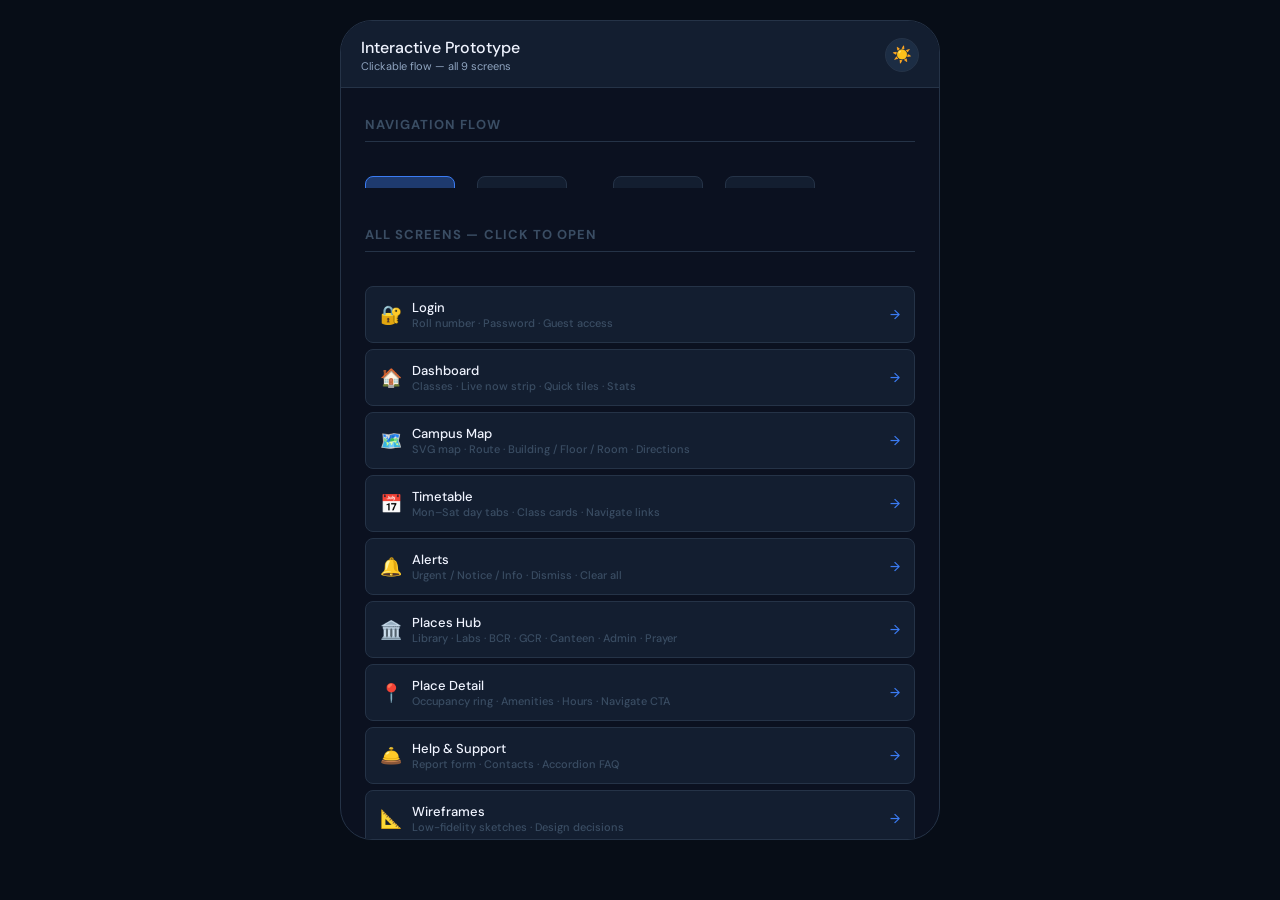
<file: index.html>
<!DOCTYPE html>
<html lang="en" data-theme="dark">
<head>
<meta charset="UTF-8">
<meta name="viewport" content="width=device-width, initial-scale=1.0">
<title>CampusNav — Prototype Flow</title>
<link rel="stylesheet" href="style.css">
<style>
  .proto-body { padding:28px 24px; }
  .section-title { font-size:13px; font-weight:700; letter-spacing:.08em; text-transform:uppercase; color:var(--white-faint); border-bottom:1px solid var(--navy-border); padding-bottom:8px; margin-bottom:20px; }

  /* Flow diagram */
  .flow-wrap { overflow-x:auto; padding-bottom:12px; }
  .flow { display:flex; align-items:flex-start; gap:0; min-width:700px; }
  .flow-node { display:flex; flex-direction:column; align-items:center; gap:6px; }
  .flow-box {
    width:90px; padding:10px 8px;
    background:var(--navy-mid); border:1.5px solid var(--navy-border); border-radius:var(--radius-sm);
    font-size:11px; font-weight:500; color:var(--white); text-align:center;
    cursor:pointer; text-decoration:none; transition:border-color .2s, background .2s;
    display:flex; flex-direction:column; align-items:center; gap:5px;
  }
  .flow-box:hover { border-color:var(--accent); background:var(--accent-dim); text-decoration:none; }
  .flow-box.start { border-color:var(--accent); background:var(--accent-dim); }
  .flow-box .flow-icon { font-size:18px; }
  .flow-arrow { display:flex; align-items:center; padding:0 4px; padding-top:28px; color:var(--white-faint); font-size:18px; }
  .flow-label { font-size:9px; color:var(--white-faint); text-align:center; max-width:90px; line-height:1.4; }

  /* Branch arrows */
  .flow-branch { display:flex; flex-direction:column; gap:8px; }
  .branch-item { display:flex; align-items:center; gap:4px; }
  .branch-line { width:20px; height:1px; background:var(--navy-border); }

  /* Task list */
  .task-table { width:100%; border-collapse:collapse; font-size:12px; }
  .task-table th { text-align:left; padding:8px 12px; font-size:10px; letter-spacing:.06em; text-transform:uppercase; color:var(--white-faint); border-bottom:1px solid var(--navy-border); }
  .task-table td { padding:10px 12px; border-bottom:1px solid var(--navy-border); color:var(--white-dim); vertical-align:top; }
  .task-table td:first-child { color:var(--white); font-weight:500; }
  .task-table tr:last-child td { border-bottom:none; }
  .task-num { display:inline-flex; width:20px; height:20px; border-radius:50%; background:var(--accent-dim); border:1px solid var(--accent); align-items:center; justify-content:center; font-size:10px; font-weight:600; color:var(--accent); margin-right:6px; flex-shrink:0; }

  .screen-link { display:flex; flex-direction:column; gap:6px; }
  .screen-link a { display:flex; align-items:center; gap:10px; padding:12px 14px; background:var(--navy-mid); border:1px solid var(--navy-border); border-radius:var(--radius-sm); text-decoration:none; color:var(--white); font-size:13px; font-weight:500; transition:border-color .2s, background .2s; }
  .screen-link a:hover { border-color:var(--accent); background:var(--accent-dim); }
  .screen-link .s-icon { font-size:18px; }
  .screen-link .s-arrow { margin-left:auto; color:var(--accent); }
</style>
</head>
<body>
<div class="app-shell" style="max-width:600px;">
  <div class="topbar" style="justify-content:space-between;">
    <div><div class="topbar-title">Interactive Prototype</div><div class="topbar-sub">Clickable flow — all 9 screens</div></div>
    <button class="theme-toggle-btn" id="themeToggle" onclick="window.__themeToggle()" title="Toggle theme">🌙</button>
  </div>

  <div class="page-body proto-body">

    <div class="section-title">Navigation Flow</div>
    <div class="flow-wrap">
      <div class="flow">
        <div class="flow-node">
          <a class="flow-box start" href="login.html"><div class="flow-icon">🔐</div>Login</a>
          <div class="flow-label">Enter roll no. + password</div>
        </div>
        <div class="flow-arrow">→</div>
        <div class="flow-node">
          <a class="flow-box" href="dashboard.html"><div class="flow-icon">🏠</div>Dashboard</a>
          <div class="flow-label">Classes, tiles, stats</div>
        </div>
        <div class="flow-arrow">→</div>
        <div class="flow-branch">
          <div class="branch-item"><div class="branch-line"></div><a class="flow-box" href="map.html"><div class="flow-icon">🗺️</div>Map</a></div>
          <div class="branch-item"><div class="branch-line"></div><a class="flow-box" href="timetable.html"><div class="flow-icon">📅</div>Timetable</a></div>
          <div class="branch-item"><div class="branch-line"></div><a class="flow-box" href="alerts.html"><div class="flow-icon">🔔</div>Alerts</a></div>
          <div class="branch-item"><div class="branch-line"></div><a class="flow-box" href="places.html"><div class="flow-icon">🏛️</div>Places</a></div>
          <div class="branch-item"><div class="branch-line"></div><a class="flow-box" href="help.html"><div class="flow-icon">🛎️</div>Help</a></div>
        </div>
        <div class="flow-arrow">→</div>
        <div class="flow-node">
          <a class="flow-box" href="place-detail.html"><div class="flow-icon">📍</div>Detail</a>
          <div class="flow-label">Place detail from Places hub</div>
        </div>
      </div>
    </div>

    <div class="section-title" style="margin-top:24px;">All Screens — Click to Open</div>
    <div class="screen-link">
      <a href="login.html"><div class="s-icon">🔐</div><div><div>Login</div><div style="font-size:11px;color:var(--white-faint);">Roll number · Password · Guest access</div></div><div class="s-arrow">→</div></a>
      <a href="dashboard.html"><div class="s-icon">🏠</div><div><div>Dashboard</div><div style="font-size:11px;color:var(--white-faint);">Classes · Live now strip · Quick tiles · Stats</div></div><div class="s-arrow">→</div></a>
      <a href="map.html"><div class="s-icon">🗺️</div><div><div>Campus Map</div><div style="font-size:11px;color:var(--white-faint);">SVG map · Route · Building / Floor / Room · Directions</div></div><div class="s-arrow">→</div></a>
      <a href="timetable.html"><div class="s-icon">📅</div><div><div>Timetable</div><div style="font-size:11px;color:var(--white-faint);">Mon–Sat day tabs · Class cards · Navigate links</div></div><div class="s-arrow">→</div></a>
      <a href="alerts.html"><div class="s-icon">🔔</div><div><div>Alerts</div><div style="font-size:11px;color:var(--white-faint);">Urgent / Notice / Info · Dismiss · Clear all</div></div><div class="s-arrow">→</div></a>
      <a href="places.html"><div class="s-icon">🏛️</div><div><div>Places Hub</div><div style="font-size:11px;color:var(--white-faint);">Library · Labs · BCR · GCR · Canteen · Admin · Prayer</div></div><div class="s-arrow">→</div></a>
      <a href="place-detail.html"><div class="s-icon">📍</div><div><div>Place Detail</div><div style="font-size:11px;color:var(--white-faint);">Occupancy ring · Amenities · Hours · Navigate CTA</div></div><div class="s-arrow">→</div></a>
      <a href="help.html"><div class="s-icon">🛎️</div><div><div>Help & Support</div><div style="font-size:11px;color:var(--white-faint);">Report form · Contacts · Accordion FAQ</div></div><div class="s-arrow">→</div></a>
      <a href="wireframes.html"><div class="s-icon">📐</div><div><div>Wireframes</div><div style="font-size:11px;color:var(--white-faint);">Low-fidelity sketches · Design decisions</div></div><div class="s-arrow">→</div></a>
      <a href="hifi-guide.html"><div class="s-icon">🎨</div><div><div>HiFi Design Guide</div><div style="font-size:11px;color:var(--white-faint);">Colours · Type · Spacing · Figma checklist</div></div><div class="s-arrow">→</div></a>
    </div>

    <div class="section-title" style="margin-top:24px;">Prototype Tasks for Evaluation</div>
    <div class="card" style="padding:0;overflow:hidden;">
      <table class="task-table">
        <thead><tr><th>#</th><th>Task</th><th>Expected Flow</th></tr></thead>
        <tbody>
          <tr><td><span class="task-num">1</span></td><td>Log in with your roll number</td><td>login → dashboard</td></tr>
          <tr><td><span class="task-num">2</span></td><td>Find where your next class is</td><td>dashboard → timetable or dashboard class row</td></tr>
          <tr><td><span class="task-num">3</span></td><td>Navigate to Room B4-312</td><td>map → search → route view</td></tr>
          <tr><td><span class="task-num">4</span></td><td>Check if CS Lab 1 is free right now</td><td>places → filter Labs → CS Lab 1 → detail</td></tr>
          <tr><td><span class="task-num">5</span></td><td>Dismiss the urgent alert about OOP Lab</td><td>alerts → tap urgent card</td></tr>
          <tr><td><span class="task-num">6</span></td><td>Find the Boys Common Room (BCR)</td><td>places → filter Common → BCR-01</td></tr>
          <tr><td><span class="task-num">7</span></td><td>Report a wrong room number on the map</td><td>help → issue type → description → submit</td></tr>
          <tr><td><span class="task-num">8</span></td><td>Switch the app to light theme</td><td>any page → toggle button (top-right)</td></tr>
        </tbody>
      </table>
    </div>

    <div class="t-tiny" style="text-align:center;margin-top:8px;">CampusNav v1.0 · FAST NUCES AHCI Project · Spring 2026</div>
  </div>
</div>
<script src="theme.js"></script>
</body>
</html>
</file>
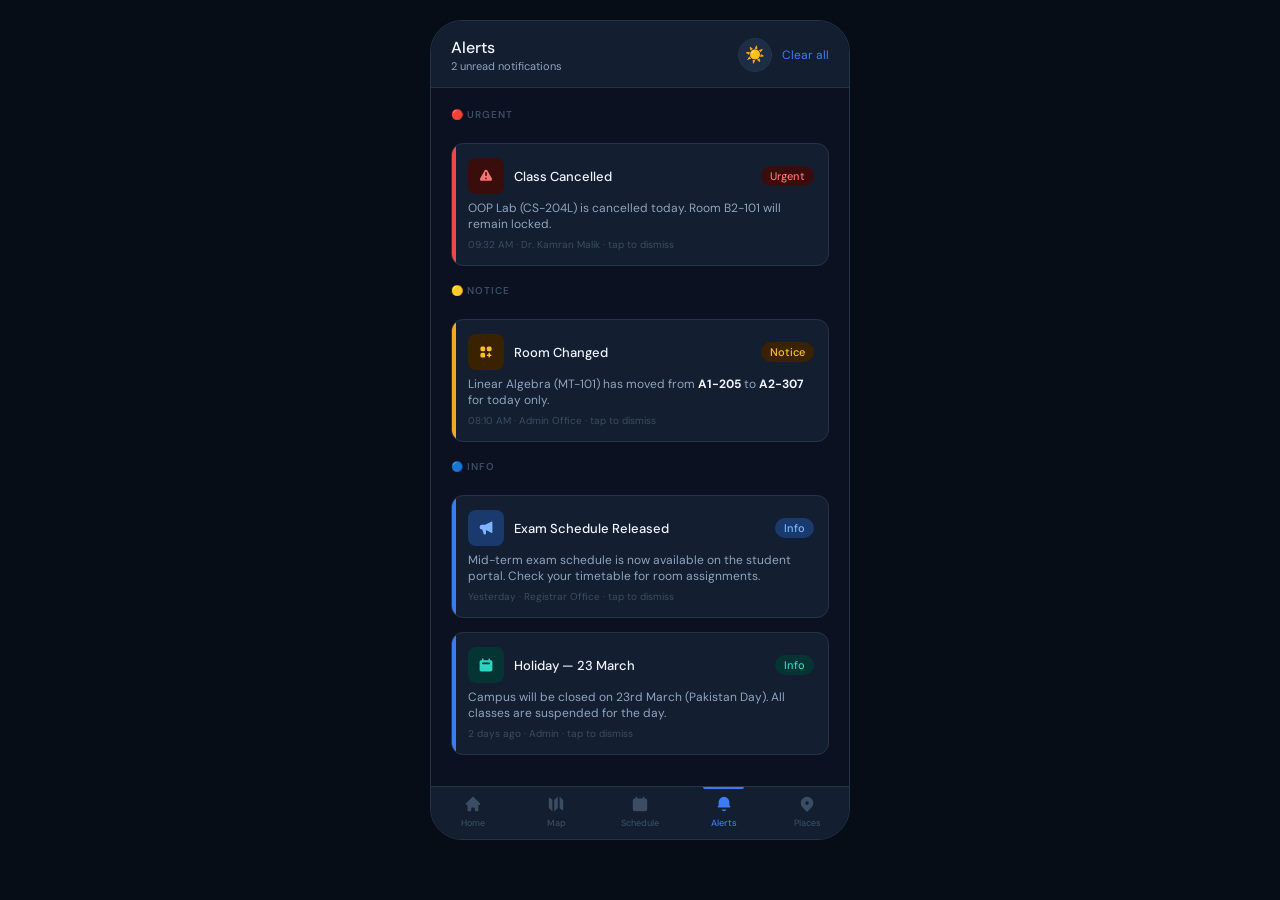
<file: alerts.html>
<!DOCTYPE html>
<html lang="en" data-theme="dark">
<head>
<meta charset="UTF-8">
<meta name="viewport" content="width=device-width, initial-scale=1.0">
<title>CampusNav — Alerts</title>
<link rel="stylesheet" href="style.css">
<style>
  .section-label {
    font-size: 10px; font-weight: 600;
    letter-spacing: 0.1em; text-transform: uppercase;
    color: var(--white-faint); margin-bottom: 8px;
  }
  .alert-card { cursor: pointer; transition: opacity .15s; }
  .alert-card:hover { opacity: .85; }
  .alert-meta { font-size: 10px; color: var(--white-faint); margin-top: 6px; }
  .clear-btn {
    font-size: 12px; color: var(--accent);
    background: none; border: none;
    cursor: pointer; font-family: var(--sans);
  }
  .clear-btn:hover { text-decoration: underline; }
  .empty-state {
    flex: 1; display: flex; flex-direction: column;
    align-items: center; justify-content: center;
    gap: 10px; color: var(--white-faint); text-align: center;
    padding: 40px;
  }
  .empty-state svg { width: 40px; height: 40px; opacity: .3; }
</style>
</head>
<body>
<div class="app-shell">

  <div class="topbar" style="justify-content:space-between;">
    <div>
      <div class="topbar-title">Alerts</div>
      <div class="topbar-sub">2 unread notifications</div>
    </div>
    <div style="display:flex;align-items:center;gap:10px;"><button class="theme-toggle-btn" id="themeToggle" onclick="window.__themeToggle()" title="Toggle theme">🌙</button><button class="clear-btn" onclick="clearAll()">Clear all</button></div>
  </div>

  <div class="page-body" id="alertBody">

    <div class="section-label">🔴 Urgent</div>
    <div class="alert-card urgent" onclick="dismiss(this)">
      <div class="row spread" style="margin-bottom:6px;">
        <div class="row">
          <div class="icon-box ib-red">
            <svg viewBox="0 0 20 20" fill="currentColor"><path fill-rule="evenodd" d="M8.257 3.099c.765-1.36 2.722-1.36 3.486 0l5.58 9.92c.75 1.334-.213 2.98-1.742 2.98H4.42c-1.53 0-2.493-1.646-1.743-2.98l5.58-9.92zM11 13a1 1 0 11-2 0 1 1 0 012 0zm-1-8a1 1 0 00-1 1v3a1 1 0 002 0V6a1 1 0 00-1-1z" clip-rule="evenodd"/></svg>
          </div>
          <div class="t-primary" style="font-size:13px;">Class Cancelled</div>
        </div>
        <div class="badge badge-red">Urgent</div>
      </div>
      <div class="t-sec">OOP Lab (CS-204L) is cancelled today. Room B2-101 will remain locked.</div>
      <div class="alert-meta">09:32 AM · Dr. Kamran Malik · tap to dismiss</div>
    </div>

    <div class="section-label" style="margin-top:4px;">🟡 Notice</div>
    <div class="alert-card notice" onclick="dismiss(this)">
      <div class="row spread" style="margin-bottom:6px;">
        <div class="row">
          <div class="icon-box ib-amber">
            <svg viewBox="0 0 20 20" fill="currentColor"><path d="M5 3a2 2 0 00-2 2v2a2 2 0 002 2h2a2 2 0 002-2V5a2 2 0 00-2-2H5zM5 11a2 2 0 00-2 2v2a2 2 0 002 2h2a2 2 0 002-2v-2a2 2 0 00-2-2H5zM11 5a2 2 0 012-2h2a2 2 0 012 2v2a2 2 0 01-2 2h-2a2 2 0 01-2-2V5zM14 11a1 1 0 011 1v1h1a1 1 0 110 2h-1v1a1 1 0 11-2 0v-1h-1a1 1 0 110-2h1v-1a1 1 0 011-1z"/></svg>
          </div>
          <div class="t-primary" style="font-size:13px;">Room Changed</div>
        </div>
        <div class="badge badge-amber">Notice</div>
      </div>
      <div class="t-sec">Linear Algebra (MT-101) has moved from <strong style="color:var(--white);">A1-205</strong> to <strong style="color:var(--white);">A2-307</strong> for today only.</div>
      <div class="alert-meta">08:10 AM · Admin Office · tap to dismiss</div>
    </div>

    <div class="section-label" style="margin-top:4px;">🔵 Info</div>
    <div class="alert-card info" onclick="dismiss(this)">
      <div class="row spread" style="margin-bottom:6px;">
        <div class="row">
          <div class="icon-box ib-blue">
            <svg viewBox="0 0 20 20" fill="currentColor"><path fill-rule="evenodd" d="M18 3a1 1 0 00-1.447-.894L8.763 6H5a3 3 0 000 6h.28l1.771 5.316A1 1 0 008 18h1a1 1 0 001-1v-4.382l6.553 3.276A1 1 0 0018 15V3z" clip-rule="evenodd"/></svg>
          </div>
          <div class="t-primary" style="font-size:13px;">Exam Schedule Released</div>
        </div>
        <div class="badge badge-blue">Info</div>
      </div>
      <div class="t-sec">Mid-term exam schedule is now available on the student portal. Check your timetable for room assignments.</div>
      <div class="alert-meta">Yesterday · Registrar Office · tap to dismiss</div>
    </div>

    <div class="alert-card info" onclick="dismiss(this)">
      <div class="row spread" style="margin-bottom:6px;">
        <div class="row">
          <div class="icon-box ib-teal">
            <svg viewBox="0 0 20 20" fill="currentColor"><path fill-rule="evenodd" d="M6 2a1 1 0 00-1 1v1H4a2 2 0 00-2 2v10a2 2 0 002 2h12a2 2 0 002-2V6a2 2 0 00-2-2h-1V3a1 1 0 10-2 0v1H7V3a1 1 0 00-1-1zm0 5a1 1 0 000 2h8a1 1 0 100-2H6z" clip-rule="evenodd"/></svg>
          </div>
          <div class="t-primary" style="font-size:13px;">Holiday — 23 March</div>
        </div>
        <div class="badge badge-teal">Info</div>
      </div>
      <div class="t-sec">Campus will be closed on 23rd March (Pakistan Day). All classes are suspended for the day.</div>
      <div class="alert-meta">2 days ago · Admin · tap to dismiss</div>
    </div>

  </div>

  <nav class="bottom-nav">
    <a class="nav-item" href="dashboard.html"><svg class="nav-icon" viewBox="0 0 20 20" fill="currentColor"><path fill-rule="evenodd" d="M10.707 2.293a1 1 0 00-1.414 0l-7 7a1 1 0 001.414 1.414L4 10.414V17a1 1 0 001 1h2a1 1 0 001-1v-2a1 1 0 011-1h2a1 1 0 011 1v2a1 1 0 001 1h2a1 1 0 001-1v-6.586l.293.293a1 1 0 001.414-1.414l-7-7z"/></svg>Home</a>
    <a class="nav-item" href="map.html"><svg class="nav-icon" viewBox="0 0 20 20" fill="currentColor"><path d="M12 1.586l-4 4v12.828l4-4V1.586zM3.707 3.293A1 1 0 002 4v10a1 1 0 00.293.707L6 18.414V5.586L3.707 3.293zM17.707 5.293L14 1.586v12.828l2.293 2.293A1 1 0 0018 16V6a1 1 0 00-.293-.707z"/></svg>Map</a>
    <a class="nav-item" href="timetable.html"><svg class="nav-icon" viewBox="0 0 20 20" fill="currentColor"><path d="M6 2a1 1 0 00-1 1v1H4a2 2 0 00-2 2v10a2 2 0 002 2h12a2 2 0 002-2V6a2 2 0 00-2-2h-1V3a1 1 0 10-2 0v1H7V3a1 1 0 00-1-1zm0 5a1 1 0 000 2h8a1 1 0 100-2H6z"/></svg>Schedule</a>
    <a class="nav-item active" href="alerts.html"><svg class="nav-icon" viewBox="0 0 20 20" fill="currentColor"><path d="M10 2a6 6 0 00-6 6v3.586l-.707.707A1 1 0 004 14h12a1 1 0 00.707-1.707L16 11.586V8a6 6 0 00-6-6zM10 18a3 3 0 01-2.83-2h5.66A3 3 0 0110 18z"/></svg>Alerts</a>
    <a class="nav-item" href="places.html"><svg class="nav-icon" viewBox="0 0 20 20" fill="currentColor"><path d="M5.05 4.05a7 7 0 119.9 9.9L10 18.9l-4.95-4.95a7 7 0 010-9.9zM10 11a2 2 0 100-4 2 2 0 000 4z"/></svg>Places</a>
  </nav>

</div>
<script>
  function dismiss(card) {
    card.style.transition = 'opacity .3s, transform .3s';
    card.style.opacity = '0';
    card.style.transform = 'translateX(30px)';
    setTimeout(() => {
      card.remove();
      const cards = document.querySelectorAll('.alert-card');
      if (!cards.length) showEmpty();
    }, 300);
  }

  function clearAll() {
    document.querySelectorAll('.alert-card').forEach((c,i) => {
      setTimeout(() => dismiss(c), i * 80);
    });
    setTimeout(showEmpty, 600);
  }

  function showEmpty() {
    const body = document.getElementById('alertBody');
    if (document.querySelectorAll('.alert-card').length) return;
    body.innerHTML = `
      <div class="empty-state">
        <svg viewBox="0 0 20 20" fill="currentColor">
          <path d="M10 2a6 6 0 00-6 6v3.586l-.707.707A1 1 0 004 14h12a1 1 0 00.707-1.707L16 11.586V8a6 6 0 00-6-6zM10 18a3 3 0 01-2.83-2h5.66A3 3 0 0110 18z"/>
        </svg>
        <div class="t-primary">All clear!</div>
        <div class="t-sec" style="font-size:12px;">No new notifications.</div>
      </div>`;
  }
</script>
<script src="theme.js"></script>
</body>
</html>
</file>
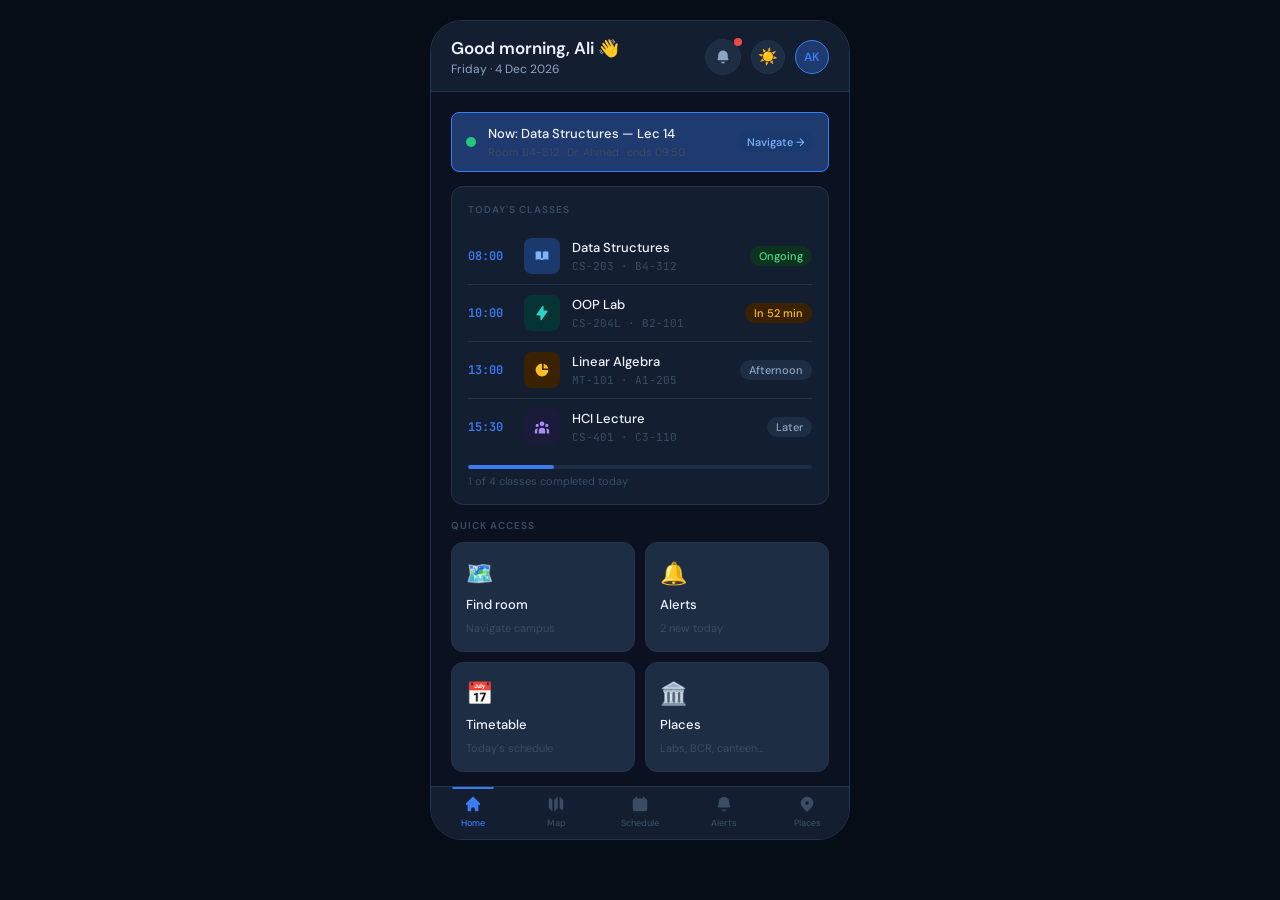
<file: dashboard.html>
<!DOCTYPE html>
<html lang="en" data-theme="dark">
<head>
<meta charset="UTF-8">
<meta name="viewport" content="width=device-width, initial-scale=1.0">
<title>CampusNav — Dashboard</title>
<link rel="stylesheet" href="style.css">
<style>
  .greeting-bar {
    background: var(--navy-mid);
    border-bottom: 1px solid var(--navy-border);
    padding: 16px 20px 14px;
    display: flex;
    align-items: center;
    justify-content: space-between;
    flex-shrink: 0;
  }
  .greeting-name { font-size: 17px; font-weight: 600; color: var(--white); }
  .greeting-date { font-size: 12px; color: var(--white-dim); margin-top: 2px; }

  .alert-dot {
    width: 8px; height: 8px;
    border-radius: 50%;
    background: var(--red);
    position: absolute;
    top: -2px; right: -2px;
  }
  .notif-btn {
    position: relative;
    width: 36px; height: 36px;
    background: var(--navy-light);
    border: 1px solid var(--navy-border);
    border-radius: 50%;
    display: flex; align-items: center; justify-content: center;
    cursor: pointer;
    text-decoration: none;
    transition: border-color .15s;
  }
  .notif-btn:hover { border-color: var(--accent); }
  .notif-btn svg { width: 16px; height: 16px; color: var(--white-dim); }

  .now-strip {
    background: var(--accent-dim);
    border: 1px solid var(--accent);
    border-radius: var(--radius-sm);
    padding: 12px 14px;
    display: flex;
    align-items: center;
    gap: 12px;
  }
  .now-pulse {
    width: 10px; height: 10px;
    border-radius: 50%;
    background: var(--green);
    flex-shrink: 0;
    box-shadow: 0 0 0 0 rgba(34,201,122,.5);
    animation: pulse 1.6s infinite;
  }
  @keyframes pulse {
    0%   { box-shadow: 0 0 0 0 rgba(34,201,122,.5); }
    70%  { box-shadow: 0 0 0 7px rgba(34,201,122,0); }
    100% { box-shadow: 0 0 0 0 rgba(34,201,122,0); }
  }

  .progress-bar {
    height: 4px;
    background: var(--navy-light);
    border-radius: 2px;
    overflow: hidden;
    margin-top: 6px;
  }
  .progress-fill {
    height: 100%;
    background: var(--accent);
    border-radius: 2px;
    transition: width .8s ease;
  }
</style>
</head>
<body>
<div class="app-shell">

  <div class="greeting-bar">
    <div>
      <div class="greeting-name">Good morning, Ali 👋</div>
      <div class="greeting-date" id="dateStr"></div>
    </div>
    <div style="display:flex;align-items:center;gap:10px;">
      <a class="notif-btn" href="alerts.html">
        <svg viewBox="0 0 20 20" fill="currentColor">
          <path d="M10 2a6 6 0 00-6 6v3.586l-.707.707A1 1 0 004 14h12a1 1 0 00.707-1.707L16 11.586V8a6 6 0 00-6-6zM10 18a3 3 0 01-2.83-2h5.66A3 3 0 0110 18z"/>
        </svg>
        <div class="alert-dot"></div>
      </a>
      <button class="theme-toggle-btn" id="themeToggle" onclick="window.__themeToggle()" title="Toggle theme">🌙</button>
      <div class="avatar">AK</div>
    </div>
  </div>

  <div class="page-body">

    <!-- Now in class -->
    <div class="now-strip">
      <div class="now-pulse"></div>
      <div class="col" style="flex:1;">
        <div class="t-primary" style="font-size:13px;">Now: Data Structures — Lec 14</div>
        <div class="t-tiny">Room B4-312 · Dr. Ahmed · ends 09:50</div>
      </div>
      <a href="map.html" class="badge badge-blue" style="text-decoration:none;">Navigate →</a>
    </div>

    <!-- Today's classes -->
    <div class="card">
      <div class="card-label">Today's classes</div>

      <div class="class-row">
        <div class="class-time">08:00</div>
        <div class="icon-box ib-blue">
          <svg viewBox="0 0 20 20" fill="currentColor"><path d="M9 4.804A7.968 7.968 0 005.5 4c-1.255 0-2.443.29-3.5.804v10A7.969 7.969 0 015.5 14c1.669 0 3.218.51 4.5 1.385A7.962 7.962 0 0114.5 14c1.255 0 2.443.29 3.5.804v-10A7.968 7.968 0 0014.5 4c-1.255 0-2.443.29-3.5.804V12a1 1 0 11-2 0V4.804z"/></svg>
        </div>
        <div class="col" style="flex:1;">
          <div class="t-primary" style="font-size:13px;">Data Structures</div>
          <div class="t-tiny t-mono">CS-203 · B4-312</div>
        </div>
        <div class="badge badge-green">Ongoing</div>
      </div>

      <div class="class-row">
        <div class="class-time">10:00</div>
        <div class="icon-box ib-teal">
          <svg viewBox="0 0 20 20" fill="currentColor"><path fill-rule="evenodd" d="M11.3 1.046A1 1 0 0112 2v5h4a1 1 0 01.82 1.573l-7 10A1 1 0 018 18v-5H4a1 1 0 01-.82-1.573l7-10a1 1 0 011.12-.38z" clip-rule="evenodd"/></svg>
        </div>
        <div class="col" style="flex:1;">
          <div class="t-primary" style="font-size:13px;">OOP Lab</div>
          <div class="t-tiny t-mono">CS-204L · B2-101</div>
        </div>
        <div class="badge badge-amber">In 52 min</div>
      </div>

      <div class="class-row">
        <div class="class-time">13:00</div>
        <div class="icon-box ib-amber">
          <svg viewBox="0 0 20 20" fill="currentColor"><path d="M2 10a8 8 0 018-8v8h8a8 8 0 11-16 0z"/><path d="M12 2.252A8.014 8.014 0 0117.748 8H12V2.252z"/></svg>
        </div>
        <div class="col" style="flex:1;">
          <div class="t-primary" style="font-size:13px;">Linear Algebra</div>
          <div class="t-tiny t-mono">MT-101 · A1-205</div>
        </div>
        <div class="badge badge-gray">Afternoon</div>
      </div>

      <div class="class-row">
        <div class="class-time">15:30</div>
        <div class="icon-box" style="background:#1a1a3a;color:#a78bfa;">
          <svg viewBox="0 0 20 20" fill="currentColor"><path d="M13 6a3 3 0 11-6 0 3 3 0 016 0zM18 8a2 2 0 11-4 0 2 2 0 014 0zM14 15a4 4 0 00-8 0v3h8v-3zM6 8a2 2 0 11-4 0 2 2 0 014 0zM16 18v-3a5.972 5.972 0 00-.75-2.906A3.005 3.005 0 0119 15v3h-3zM4.75 12.094A5.973 5.973 0 004 15v3H1v-3a3 3 0 013.75-2.906z"/></svg>
        </div>
        <div class="col" style="flex:1;">
          <div class="t-primary" style="font-size:13px;">HCI Lecture</div>
          <div class="t-tiny t-mono">CS-401 · C3-110</div>
        </div>
        <div class="badge badge-gray">Later</div>
      </div>

      <div class="progress-bar" style="margin-top:10px;">
        <div class="progress-fill" style="width:25%;"></div>
      </div>
      <div class="t-tiny" style="margin-top:5px;">1 of 4 classes completed today</div>
    </div>

    <!-- Quick actions -->
    <div>
      <div class="card-label" style="margin-bottom:10px;">Quick access</div>
      <div class="tile-grid">
        <a class="tile" href="map.html">
          <div class="tile-icon">🗺️</div>
          <div class="tile-name">Find room</div>
          <div class="tile-sub">Navigate campus</div>
        </a>
        <a class="tile" href="alerts.html">
          <div class="tile-icon">🔔</div>
          <div class="tile-name">Alerts</div>
          <div class="tile-sub">2 new today</div>
        </a>
        <a class="tile" href="timetable.html">
          <div class="tile-icon">📅</div>
          <div class="tile-name">Timetable</div>
          <div class="tile-sub">Today's schedule</div>
        </a>
        <a class="tile" href="places.html">
          <div class="tile-icon">🏛️</div>
          <div class="tile-name">Places</div>
          <div class="tile-sub">Labs, BCR, canteen…</div>
        </a>
      </div>
    </div>

    <!-- Stats -->
    <div class="stat-grid">
      <div class="stat-box">
        <div class="stat-val t-accent">4</div>
        <div class="stat-lbl">Classes today</div>
      </div>
      <div class="stat-box">
        <div class="stat-val" style="color:var(--amber);">2</div>
        <div class="stat-lbl">Alerts</div>
      </div>
      <div class="stat-box">
        <div class="stat-val" style="color:var(--green);">92%</div>
        <div class="stat-lbl">Attendance</div>
      </div>
      <div class="stat-box">
        <div class="stat-val" style="color:var(--teal);">14</div>
        <div class="stat-lbl">Weeks left</div>
      </div>
    </div>

  </div>

  <nav class="bottom-nav">
    <a class="nav-item active" href="dashboard.html"><svg class="nav-icon" viewBox="0 0 20 20" fill="currentColor"><path fill-rule="evenodd" d="M10.707 2.293a1 1 0 00-1.414 0l-7 7a1 1 0 001.414 1.414L4 10.414V17a1 1 0 001 1h2a1 1 0 001-1v-2a1 1 0 011-1h2a1 1 0 011 1v2a1 1 0 001 1h2a1 1 0 001-1v-6.586l.293.293a1 1 0 001.414-1.414l-7-7z"/></svg>Home</a>
    <a class="nav-item" href="map.html"><svg class="nav-icon" viewBox="0 0 20 20" fill="currentColor"><path d="M12 1.586l-4 4v12.828l4-4V1.586zM3.707 3.293A1 1 0 002 4v10a1 1 0 00.293.707L6 18.414V5.586L3.707 3.293zM17.707 5.293L14 1.586v12.828l2.293 2.293A1 1 0 0018 16V6a1 1 0 00-.293-.707z"/></svg>Map</a>
    <a class="nav-item" href="timetable.html"><svg class="nav-icon" viewBox="0 0 20 20" fill="currentColor"><path d="M6 2a1 1 0 00-1 1v1H4a2 2 0 00-2 2v10a2 2 0 002 2h12a2 2 0 002-2V6a2 2 0 00-2-2h-1V3a1 1 0 10-2 0v1H7V3a1 1 0 00-1-1zm0 5a1 1 0 000 2h8a1 1 0 100-2H6z"/></svg>Schedule</a>
    <a class="nav-item" href="alerts.html"><svg class="nav-icon" viewBox="0 0 20 20" fill="currentColor"><path d="M10 2a6 6 0 00-6 6v3.586l-.707.707A1 1 0 004 14h12a1 1 0 00.707-1.707L16 11.586V8a6 6 0 00-6-6zM10 18a3 3 0 01-2.83-2h5.66A3 3 0 0110 18z"/></svg>Alerts</a>
    <a class="nav-item" href="places.html"><svg class="nav-icon" viewBox="0 0 20 20" fill="currentColor"><path d="M5.05 4.05a7 7 0 119.9 9.9L10 18.9l-4.95-4.95a7 7 0 010-9.9zM10 11a2 2 0 100-4 2 2 0 000 4z"/></svg>Places</a>
  </nav>

</div>
<script>
  const days = ['Sunday','Monday','Tuesday','Wednesday','Thursday','Friday','Saturday'];
  const months = ['Jan','Feb','Mar','Apr','May','Jun','Jul','Aug','Sep','Oct','Nov','Dec'];
  const d = new Date();
  document.getElementById('dateStr').textContent =
    `${days[d.getDay()]} · ${d.getDate()} ${months[d.getMonth()]} ${d.getFullYear()}`;
</script>
<script src="theme.js"></script>
</body>
</html>
</file>
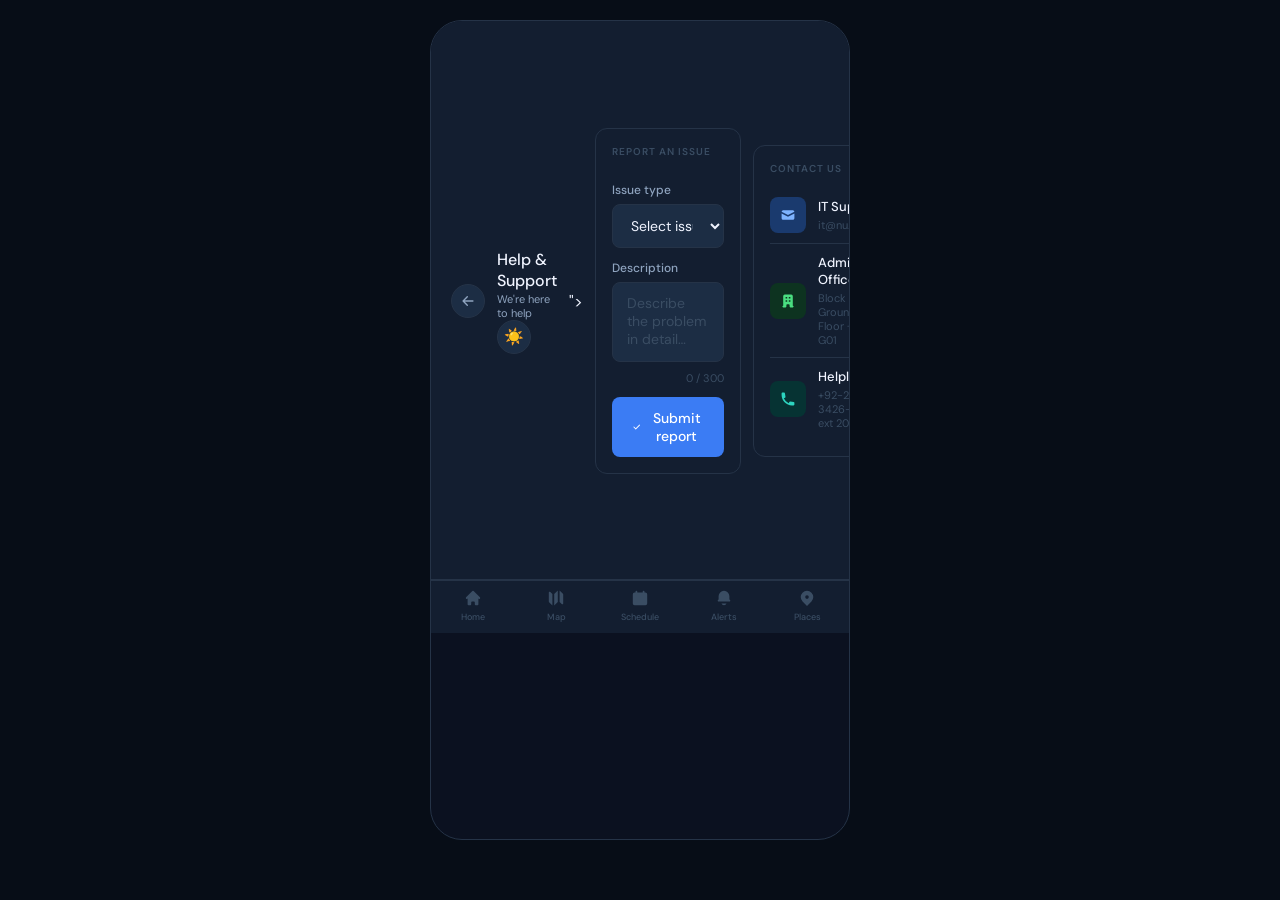
<file: help.html>
<!DOCTYPE html>
<html lang="en" data-theme="dark">
<head>
<meta charset="UTF-8">
<meta name="viewport" content="width=device-width, initial-scale=1.0">
<title>CampusNav — Help & Support</title>
<link rel="stylesheet" href="style.css">
<style>
  .contact-row {
    display: flex; align-items: center; gap: 12px;
    padding: 10px 0; cursor: pointer;
    text-decoration: none;
    transition: opacity .15s;
  }
  .contact-row:hover { opacity: .8; }
  .contact-row + .contact-row { border-top: 1px solid var(--navy-border); }
  .contact-arrow { margin-left: auto; color: var(--accent); font-size: 16px; }

  .faq-item { cursor: pointer; }
  .faq-item:hover .t-primary { color: var(--accent); }
  .faq-answer {
    font-size: 12px; color: var(--white-dim);
    max-height: 0; overflow: hidden;
    transition: max-height .3s ease, padding .3s;
    padding: 0 0 0 0;
  }
  .faq-item.open .faq-answer { max-height: 100px; padding-top: 6px; }
  .faq-chevron { transition: transform .3s; color: var(--white-faint); flex-shrink: 0; }
  .faq-item.open .faq-chevron { transform: rotate(180deg); }

  .toast { bottom: 72px; }

  .char-count { font-size: 11px; color: var(--white-faint); text-align: right; margin-top: 3px; }

  select.input option { background: #1c2d44; }
</style>
</head>
<body>
<div class="app-shell">

  <div class="topbar">
    <a class="topbar-back" href="dashboard.html">
      <svg viewBox="0 0 20 20" fill="currentColor"><path fill-rule="evenodd" d="M9.707 16.707a1 1 0 01-1.414 0l-6-6a1 1 0 010-1.414l6-6a1 1 0 011.414 1.414L5.414 9H17a1 1 0 110 2H5.414l4.293 4.293a1 1 0 010 1.414z" clip-rule="evenodd"/></svg>
    </a>
    <div>
      <div class="topbar-title">Help &amp; Support</div>
      <div class="topbar-sub">We're here to help</div>
    <button class="theme-toggle-btn" id="themeToggle" onclick="window.__themeToggle()" title="Toggle theme">🌙</button>
  </div>
">

    <!-- Report issue -->
    <div class="card" style="display:flex;flex-direction:column;gap:12px;">
      <div class="card-label">Report an issue</div>

      <div class="field">
        <label>Issue type</label>
        <select class="input" id="issueType">
          <option value="">Select issue type…</option>
          <option>Wrong room information</option>
          <option>Map is incorrect</option>
          <option>Alert not received</option>
          <option>App bug / crash</option>
          <option>Class timetable error</option>
          <option>Other</option>
        </select>
      </div>

      <div class="field">
        <label>Description</label>
        <textarea class="input" id="issueDesc" placeholder="Describe the problem in detail…" maxlength="300" oninput="updateChar()"></textarea>
        <div class="char-count"><span id="charCount">0</span> / 300</div>
      </div>

      <button class="btn btn-primary" onclick="submitReport()">
        <svg viewBox="0 0 20 20" fill="currentColor" style="width:16px;height:16px;">
          <path fill-rule="evenodd" d="M16.707 5.293a1 1 0 010 1.414l-8 8a1 1 0 01-1.414 0l-4-4a1 1 0 011.414-1.414L8 12.586l7.293-7.293a1 1 0 011.414 0z" clip-rule="evenodd"/>
        </svg>
        Submit report
      </button>
    </div>

    <!-- Contact -->
    <div class="card">
      <div class="card-label">Contact us</div>

      <a class="contact-row" href="mailto:it@nu.edu.pk">
        <div class="icon-box ib-blue">
          <svg viewBox="0 0 20 20" fill="currentColor"><path d="M2.003 5.884L10 9.882l7.997-3.998A2 2 0 0016 4H4a2 2 0 00-1.997 1.884z"/><path d="M18 8.118l-8 4-8-4V14a2 2 0 002 2h12a2 2 0 002-2V8.118z"/></svg>
        </div>
        <div class="col">
          <div class="t-primary" style="font-size:13px;">IT Support</div>
          <div class="t-tiny">it@nu.edu.pk</div>
        </div>
        <div class="contact-arrow">→</div>
      </a>

      <a class="contact-row" href="map.html">
        <div class="icon-box ib-green">
          <svg viewBox="0 0 20 20" fill="currentColor"><path fill-rule="evenodd" d="M4 4a2 2 0 012-2h8a2 2 0 012 2v12a1 1 0 110 2h-3a1 1 0 01-1-1v-2a1 1 0 00-1-1H9a1 1 0 00-1 1v2a1 1 0 01-1 1H4a1 1 0 110-2V4zm3 1h2v2H7V5zm2 4H7v2h2V9zm2-4h2v2h-2V5zm2 4h-2v2h2V9z" clip-rule="evenodd"/></svg>
        </div>
        <div class="col">
          <div class="t-primary" style="font-size:13px;">Admin Office</div>
          <div class="t-tiny">Block A · Ground Floor · A1-G01</div>
        </div>
        <div class="contact-arrow">→</div>
      </a>

      <a class="contact-row" href="tel:+922134260591">
        <div class="icon-box ib-teal">
          <svg viewBox="0 0 20 20" fill="currentColor"><path d="M2 3a1 1 0 011-1h2.153a1 1 0 01.986.836l.74 4.435a1 1 0 01-.54 1.06l-1.548.773a11.037 11.037 0 006.105 6.105l.774-1.548a1 1 0 011.059-.54l4.435.74a1 1 0 01.836.986V17a1 1 0 01-1 1h-2C7.82 18 2 12.18 2 5V3z"/></svg>
        </div>
        <div class="col">
          <div class="t-primary" style="font-size:13px;">Helpline</div>
          <div class="t-tiny">+92-21-3426-0591 · ext 200</div>
        </div>
        <div class="contact-arrow">→</div>
      </a>
    </div>

    <!-- FAQ -->
    <div class="card">
      <div class="card-label">Frequently asked</div>

      <div class="faq-item" onclick="toggleFaq(this)">
        <div class="faq row spread" style="padding:10px 0;">
          <div class="t-primary" style="font-size:13px;">How do I find my classroom?</div>
          <svg class="faq-chevron" viewBox="0 0 20 20" fill="currentColor" style="width:16px;height:16px;"><path fill-rule="evenodd" d="M5.293 7.293a1 1 0 011.414 0L10 10.586l3.293-3.293a1 1 0 111.414 1.414l-4 4a1 1 0 01-1.414 0l-4-4a1 1 0 010-1.414z" clip-rule="evenodd"/></svg>
        </div>
        <div class="faq-answer">Use the Map tab and search for your room code (e.g. B4-312). The app will show you a route from your current location.</div>
        <div class="divider" style="margin:0;"></div>
      </div>

      <div class="faq-item" onclick="toggleFaq(this)">
        <div class="faq row spread" style="padding:10px 0;">
          <div class="t-primary" style="font-size:13px;">Why is my timetable not updating?</div>
          <svg class="faq-chevron" viewBox="0 0 20 20" fill="currentColor" style="width:16px;height:16px;"><path fill-rule="evenodd" d="M5.293 7.293a1 1 0 011.414 0L10 10.586l3.293-3.293a1 1 0 111.414 1.414l-4 4a1 1 0 01-1.414 0l-4-4a1 1 0 010-1.414z" clip-rule="evenodd"/></svg>
        </div>
        <div class="faq-answer">Timetables sync every 30 minutes. Try logging out and back in. If the issue persists, contact IT Support.</div>
        <div class="divider" style="margin:0;"></div>
      </div>

      <div class="faq-item" onclick="toggleFaq(this)">
        <div class="faq row spread" style="padding:10px 0;">
          <div class="t-primary" style="font-size:13px;">How do I report a wrong alert?</div>
          <svg class="faq-chevron" viewBox="0 0 20 20" fill="currentColor" style="width:16px;height:16px;"><path fill-rule="evenodd" d="M5.293 7.293a1 1 0 011.414 0L10 10.586l3.293-3.293a1 1 0 111.414 1.414l-4 4a1 1 0 01-1.414 0l-4-4a1 1 0 010-1.414z" clip-rule="evenodd"/></svg>
        </div>
        <div class="faq-answer">Use the "Report an issue" form above, select "Alert not received", and describe the incorrect information.</div>
        <div class="divider" style="margin:0;"></div>
      </div>

      <div class="faq-item" onclick="toggleFaq(this)">
        <div class="faq row spread" style="padding:10px 0;">
          <div class="t-primary" style="font-size:13px;">Is step-free access available everywhere?</div>
          <svg class="faq-chevron" viewBox="0 0 20 20" fill="currentColor" style="width:16px;height:16px;"><path fill-rule="evenodd" d="M5.293 7.293a1 1 0 011.414 0L10 10.586l3.293-3.293a1 1 0 111.414 1.414l-4 4a1 1 0 01-1.414 0l-4-4a1 1 0 010-1.414z" clip-rule="evenodd"/></svg>
        </div>
        <div class="faq-answer">Most blocks have lifts on the ground floor. The Map screen shows a "Step-free" badge when the route is accessible. Block C labs may have limited access.</div>
      </div>
    </div>

    <!-- App version -->
    <div style="text-align:center;">
      <div class="t-tiny">CampusNav v1.0.0 · FAST NUCES</div>
      <div class="t-tiny" style="margin-top:3px;">Built for the AHCI Project — Spring 2026</div>
    </div>

  </div>

  <nav class="bottom-nav">
    <a class="nav-item" href="dashboard.html"><svg class="nav-icon" viewBox="0 0 20 20" fill="currentColor"><path fill-rule="evenodd" d="M10.707 2.293a1 1 0 00-1.414 0l-7 7a1 1 0 001.414 1.414L4 10.414V17a1 1 0 001 1h2a1 1 0 001-1v-2a1 1 0 011-1h2a1 1 0 011 1v2a1 1 0 001 1h2a1 1 0 001-1v-6.586l.293.293a1 1 0 001.414-1.414l-7-7z"/></svg>Home</a>
    <a class="nav-item" href="map.html"><svg class="nav-icon" viewBox="0 0 20 20" fill="currentColor"><path d="M12 1.586l-4 4v12.828l4-4V1.586zM3.707 3.293A1 1 0 002 4v10a1 1 0 00.293.707L6 18.414V5.586L3.707 3.293zM17.707 5.293L14 1.586v12.828l2.293 2.293A1 1 0 0018 16V6a1 1 0 00-.293-.707z"/></svg>Map</a>
    <a class="nav-item" href="timetable.html"><svg class="nav-icon" viewBox="0 0 20 20" fill="currentColor"><path d="M6 2a1 1 0 00-1 1v1H4a2 2 0 00-2 2v10a2 2 0 002 2h12a2 2 0 002-2V6a2 2 0 00-2-2h-1V3a1 1 0 10-2 0v1H7V3a1 1 0 00-1-1zm0 5a1 1 0 000 2h8a1 1 0 100-2H6z"/></svg>Schedule</a>
    <a class="nav-item" href="alerts.html"><svg class="nav-icon" viewBox="0 0 20 20" fill="currentColor"><path d="M10 2a6 6 0 00-6 6v3.586l-.707.707A1 1 0 004 14h12a1 1 0 00.707-1.707L16 11.586V8a6 6 0 00-6-6zM10 18a3 3 0 01-2.83-2h5.66A3 3 0 0110 18z"/></svg>Alerts</a>
    <a class="nav-item" href="places.html"><svg class="nav-icon" viewBox="0 0 20 20" fill="currentColor"><path d="M5.05 4.05a7 7 0 119.9 9.9L10 18.9l-4.95-4.95a7 7 0 010-9.9zM10 11a2 2 0 100-4 2 2 0 000 4z"/></svg>Places</a>
  </nav>

  <div class="toast" id="toast">✓ Report submitted successfully</div>

</div>
<script>
  function updateChar() {
    const t = document.getElementById('issueDesc');
    document.getElementById('charCount').textContent = t.value.length;
  }

  function submitReport() {
    const type = document.getElementById('issueType').value;
    const desc = document.getElementById('issueDesc').value.trim();
    if (!type || !desc) {
      alert('Please select an issue type and describe the problem.');
      return;
    }
    document.getElementById('issueType').value = '';
    document.getElementById('issueDesc').value = '';
    document.getElementById('charCount').textContent = '0';
    const t = document.getElementById('toast');
    t.classList.add('show');
    setTimeout(() => t.classList.remove('show'), 2800);
  }

  function toggleFaq(el) {
    const isOpen = el.classList.contains('open');
    document.querySelectorAll('.faq-item').forEach(f => f.classList.remove('open'));
    if (!isOpen) el.classList.add('open');
  }
</script>
<script src="theme.js"></script>
</body>
</html>
</file>
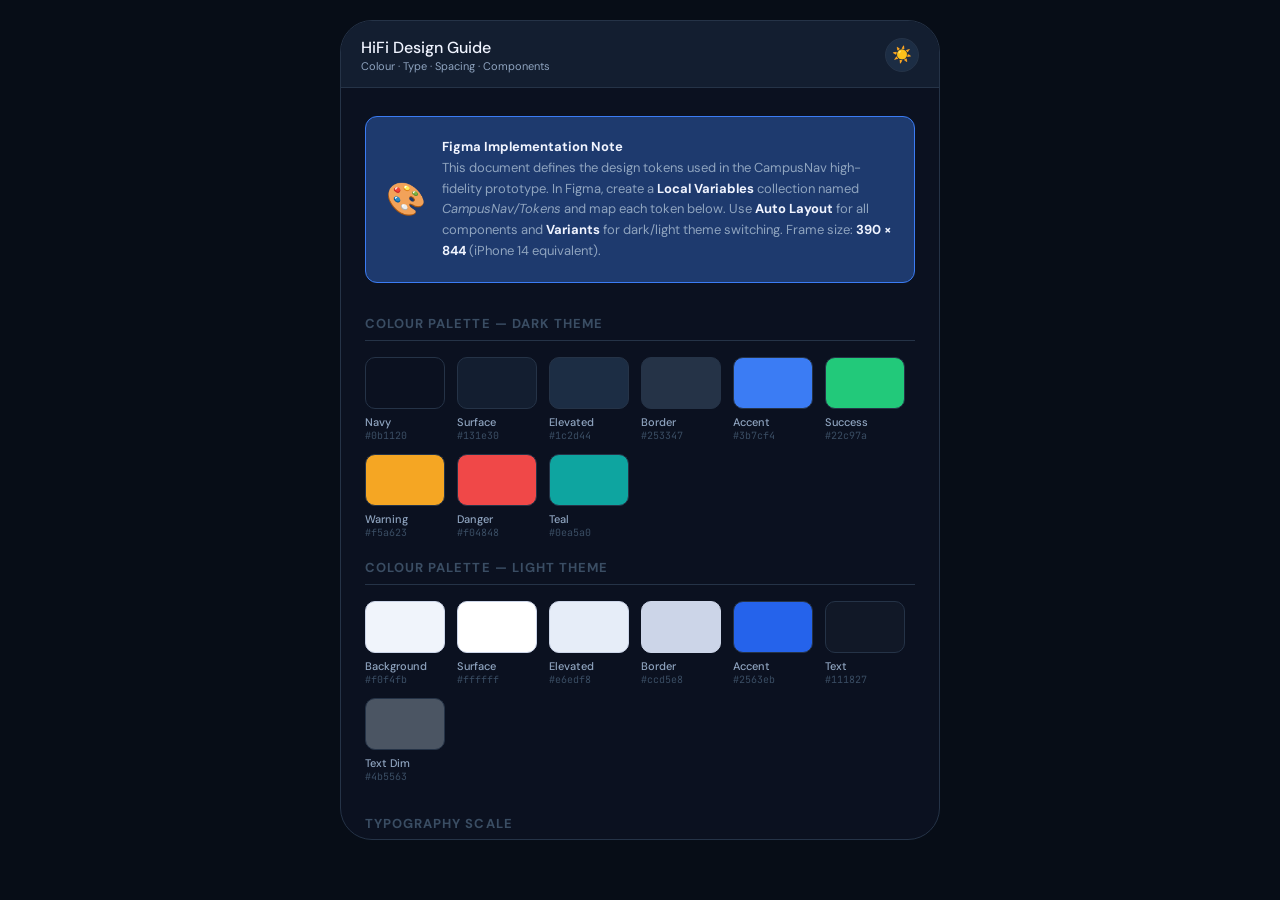
<file: hifi-guide.html>
<!DOCTYPE html>
<html lang="en" data-theme="dark">
<head>
<meta charset="UTF-8">
<meta name="viewport" content="width=device-width, initial-scale=1.0">
<title>CampusNav — HiFi Design Guide</title>
<link rel="stylesheet" href="style.css">
<style>
  .hf-body { padding:28px 24px; display:flex; flex-direction:column; gap:32px; }
  .section-title { font-size:13px; font-weight:700; letter-spacing:.08em; text-transform:uppercase; color:var(--white-faint); border-bottom:1px solid var(--navy-border); padding-bottom:8px; margin-bottom:16px; }

  /* Colour palette */
  .swatch-row { display:flex; flex-wrap:wrap; gap:12px; }
  .swatch { width:80px; }
  .swatch-block { height:52px; border-radius:10px; border:1px solid var(--navy-border); margin-bottom:6px; }
  .swatch-name { font-size:11px; color:var(--white-dim); font-weight:500; }
  .swatch-hex  { font-size:10px; color:var(--white-faint); font-family:var(--mono); }

  /* Type scale */
  .type-row { display:flex; flex-direction:column; gap:10px; }
  .type-sample { display:flex; align-items:baseline; gap:16px; padding:10px 14px; background:var(--navy-mid); border:1px solid var(--navy-border); border-radius:var(--radius-sm); }
  .type-meta { font-size:10px; color:var(--white-faint); font-family:var(--mono); white-space:nowrap; min-width:130px; }

  /* Spacing */
  .spacing-row { display:flex; flex-wrap:wrap; gap:16px; align-items:flex-end; }
  .spacing-block { display:flex; flex-direction:column; align-items:center; gap:6px; }
  .spacing-vis { background:var(--accent); border-radius:3px; width:20px; }
  .spacing-lbl { font-size:10px; color:var(--white-faint); font-family:var(--mono); }

  /* Component tokens */
  .token-table { width:100%; border-collapse:collapse; font-size:12px; }
  .token-table th { text-align:left; padding:8px 12px; font-size:10px; letter-spacing:.06em; text-transform:uppercase; color:var(--white-faint); border-bottom:1px solid var(--navy-border); }
  .token-table td { padding:8px 12px; border-bottom:1px solid var(--navy-border); color:var(--white-dim); }
  .token-table td:first-child { color:var(--white); font-family:var(--mono); font-size:11px; }
  .token-table tr:last-child td { border-bottom:none; }

  /* Figma link box */
  .figma-box { background:var(--accent-dim); border:1px solid var(--accent); border-radius:var(--radius-md); padding:20px; display:flex; align-items:center; gap:16px; }
  .figma-icon { font-size:32px; flex-shrink:0; }
  .figma-note { font-size:13px; color:var(--white-dim); line-height:1.6; }
  .figma-note strong { color:var(--white); }

  /* Grid overlay demo */
  .grid-demo { width:100%; height:120px; background:var(--navy-mid); border:1px solid var(--navy-border); border-radius:var(--radius-sm); position:relative; overflow:hidden; }
  .grid-col { position:absolute; top:0; bottom:0; background:rgba(59,124,244,.07); border-left:1px solid rgba(59,124,244,.15); }
  .grid-margin { position:absolute; top:0; bottom:0; background:rgba(59,124,244,.12); }

  .badge-demo { display:flex; flex-wrap:wrap; gap:8px; }
  .radius-demo { display:flex; gap:12px; align-items:center; flex-wrap:wrap; }
  .r-box { background:var(--navy-light); border:1px solid var(--navy-border); width:60px; height:40px; display:flex; align-items:center; justify-content:center; font-size:9px; color:var(--white-faint); }
</style>
</head>
<body>
<div class="app-shell" style="max-width:600px;">

  <div class="topbar" style="justify-content:space-between;">
    <div>
      <div class="topbar-title">HiFi Design Guide</div>
      <div class="topbar-sub">Colour · Type · Spacing · Components</div>
    </div>
    <button class="theme-toggle-btn" id="themeToggle" onclick="window.__themeToggle()" title="Toggle theme">🌙</button>
  </div>

  <div class="page-body hf-body">

    <!-- Figma note -->
    <div class="figma-box">
      <div class="figma-icon">🎨</div>
      <div class="figma-note">
        <strong>Figma Implementation Note</strong><br>
        This document defines the design tokens used in the CampusNav high-fidelity prototype. In Figma, create a <strong>Local Variables</strong> collection named <em>CampusNav/Tokens</em> and map each token below. Use <strong>Auto Layout</strong> for all components and <strong>Variants</strong> for dark/light theme switching. Frame size: <strong>390 × 844</strong> (iPhone 14 equivalent).
      </div>
    </div>

    <!-- Colour palette -->
    <div>
      <div class="section-title">Colour Palette — Dark Theme</div>
      <div class="swatch-row">
        <div class="swatch"><div class="swatch-block" style="background:#0b1120;"></div><div class="swatch-name">Navy</div><div class="swatch-hex">#0b1120</div></div>
        <div class="swatch"><div class="swatch-block" style="background:#131e30;"></div><div class="swatch-name">Surface</div><div class="swatch-hex">#131e30</div></div>
        <div class="swatch"><div class="swatch-block" style="background:#1c2d44;"></div><div class="swatch-name">Elevated</div><div class="swatch-hex">#1c2d44</div></div>
        <div class="swatch"><div class="swatch-block" style="background:#253347;"></div><div class="swatch-name">Border</div><div class="swatch-hex">#253347</div></div>
        <div class="swatch"><div class="swatch-block" style="background:#3b7cf4;"></div><div class="swatch-name">Accent</div><div class="swatch-hex">#3b7cf4</div></div>
        <div class="swatch"><div class="swatch-block" style="background:#22c97a;"></div><div class="swatch-name">Success</div><div class="swatch-hex">#22c97a</div></div>
        <div class="swatch"><div class="swatch-block" style="background:#f5a623;"></div><div class="swatch-name">Warning</div><div class="swatch-hex">#f5a623</div></div>
        <div class="swatch"><div class="swatch-block" style="background:#f04848;"></div><div class="swatch-name">Danger</div><div class="swatch-hex">#f04848</div></div>
        <div class="swatch"><div class="swatch-block" style="background:#0ea5a0;"></div><div class="swatch-name">Teal</div><div class="swatch-hex">#0ea5a0</div></div>
      </div>

      <div class="section-title" style="margin-top:20px;">Colour Palette — Light Theme</div>
      <div class="swatch-row">
        <div class="swatch"><div class="swatch-block" style="background:#f0f4fb;border:1px solid #ccd5e8;"></div><div class="swatch-name">Background</div><div class="swatch-hex">#f0f4fb</div></div>
        <div class="swatch"><div class="swatch-block" style="background:#ffffff;border:1px solid #ccd5e8;"></div><div class="swatch-name">Surface</div><div class="swatch-hex">#ffffff</div></div>
        <div class="swatch"><div class="swatch-block" style="background:#e6edf8;border:1px solid #ccd5e8;"></div><div class="swatch-name">Elevated</div><div class="swatch-hex">#e6edf8</div></div>
        <div class="swatch"><div class="swatch-block" style="background:#ccd5e8;border:1px solid #ccd5e8;"></div><div class="swatch-name">Border</div><div class="swatch-hex">#ccd5e8</div></div>
        <div class="swatch"><div class="swatch-block" style="background:#2563eb;"></div><div class="swatch-name">Accent</div><div class="swatch-hex">#2563eb</div></div>
        <div class="swatch"><div class="swatch-block" style="background:#111827;"></div><div class="swatch-name">Text</div><div class="swatch-hex">#111827</div></div>
        <div class="swatch"><div class="swatch-block" style="background:#4b5563;"></div><div class="swatch-name">Text Dim</div><div class="swatch-hex">#4b5563</div></div>
      </div>
    </div>

    <!-- Typography -->
    <div>
      <div class="section-title">Typography Scale</div>
      <div class="type-row">
        <div class="type-sample"><div class="type-meta">22px / 600 / DM Sans</div><div style="font-size:22px;font-weight:600;">Page Title</div></div>
        <div class="type-sample"><div class="type-meta">17px / 600 / DM Sans</div><div style="font-size:17px;font-weight:600;">Section Heading</div></div>
        <div class="type-sample"><div class="type-meta">14px / 500 / DM Sans</div><div style="font-size:14px;font-weight:500;">Body Primary</div></div>
        <div class="type-sample"><div class="type-meta">12px / 400 / DM Sans</div><div style="font-size:12px;color:var(--white-dim);">Body Secondary</div></div>
        <div class="type-sample"><div class="type-meta">11px / 400 / DM Sans</div><div style="font-size:11px;color:var(--white-faint);">Caption / Meta</div></div>
        <div class="type-sample"><div class="type-meta">12px / 600 / JetBrains Mono</div><div style="font-size:12px;font-weight:600;font-family:var(--mono);">B4-312 · CS-203</div></div>
        <div class="type-sample"><div class="type-meta">10px / 600 / DM Sans — CAPS</div><div style="font-size:10px;font-weight:600;letter-spacing:.1em;text-transform:uppercase;color:var(--white-faint);">Section Label</div></div>
      </div>
    </div>

    <!-- Spacing -->
    <div>
      <div class="section-title">Spacing Scale (4pt base grid)</div>
      <div class="spacing-row">
        <div class="spacing-block"><div class="spacing-vis" style="height:4px;"></div><div class="spacing-lbl">4px</div></div>
        <div class="spacing-block"><div class="spacing-vis" style="height:8px;"></div><div class="spacing-lbl">8px</div></div>
        <div class="spacing-block"><div class="spacing-vis" style="height:12px;"></div><div class="spacing-lbl">12px</div></div>
        <div class="spacing-block"><div class="spacing-vis" style="height:16px;"></div><div class="spacing-lbl">16px</div></div>
        <div class="spacing-block"><div class="spacing-vis" style="height:20px;"></div><div class="spacing-lbl">20px</div></div>
        <div class="spacing-block"><div class="spacing-vis" style="height:24px;"></div><div class="spacing-lbl">24px</div></div>
        <div class="spacing-block"><div class="spacing-vis" style="height:32px;"></div><div class="spacing-lbl">32px</div></div>
        <div class="spacing-block"><div class="spacing-vis" style="height:40px;"></div><div class="spacing-lbl">40px</div></div>
      </div>
    </div>

    <!-- Border radius -->
    <div>
      <div class="section-title">Border Radius Tokens</div>
      <div class="radius-demo">
        <div class="radius-demo"><div class="r-box" style="border-radius:4px;">4px<br>xs</div></div>
        <div class="radius-demo"><div class="r-box" style="border-radius:8px;">8px<br>sm</div></div>
        <div class="radius-demo"><div class="r-box" style="border-radius:12px;">12px<br>md</div></div>
        <div class="radius-demo"><div class="r-box" style="border-radius:18px;">18px<br>lg</div></div>
        <div class="radius-demo"><div class="r-box" style="border-radius:24px;">24px<br>xl</div></div>
        <div class="radius-demo"><div class="r-box" style="border-radius:999px;width:40px;">pill</div></div>
      </div>
    </div>

    <!-- Component tokens table -->
    <div>
      <div class="section-title">Component Token Map</div>
      <div class="card" style="padding:0;overflow:hidden;">
        <table class="token-table">
          <thead><tr><th>Token</th><th>Value (Dark)</th><th>Usage</th></tr></thead>
          <tbody>
            <tr><td>--navy</td><td>#0b1120</td><td>App background</td></tr>
            <tr><td>--navy-mid</td><td>#131e30</td><td>Topbar, bottom nav, cards</td></tr>
            <tr><td>--navy-light</td><td>#1c2d44</td><td>Input fields, stat boxes, tiles</td></tr>
            <tr><td>--navy-border</td><td>#253347</td><td>All 1px borders & dividers</td></tr>
            <tr><td>--accent</td><td>#3b7cf4</td><td>CTAs, active nav, links, route</td></tr>
            <tr><td>--accent-dim</td><td>#1e3a6e</td><td>Accent tinted backgrounds</td></tr>
            <tr><td>--white</td><td>#f0f4ff</td><td>Primary text</td></tr>
            <tr><td>--white-dim</td><td>#8fa4bf</td><td>Secondary text</td></tr>
            <tr><td>--white-faint</td><td>#3a4d63</td><td>Labels, placeholders, meta</td></tr>
            <tr><td>--green</td><td>#22c97a</td><td>Open status, success, live pulse</td></tr>
            <tr><td>--amber</td><td>#f5a623</td><td>Busy / warning states</td></tr>
            <tr><td>--red</td><td>#f04848</td><td>Urgent / closed / danger</td></tr>
            <tr><td>--teal</td><td>#0ea5a0</td><td>Step-free badge, info accent</td></tr>
          </tbody>
        </table>
      </div>
    </div>

    <!-- Badge components -->
    <div>
      <div class="section-title">Badge / Pill Components</div>
      <div class="badge-demo">
        <div class="badge badge-blue">● Info</div>
        <div class="badge badge-green">● Open</div>
        <div class="badge badge-amber">◑ Busy</div>
        <div class="badge badge-red">○ Urgent</div>
        <div class="badge badge-teal">Step-free ✓</div>
        <div class="badge badge-gray">Afternoon</div>
      </div>
    </div>

    <!-- Grid -->
    <div>
      <div class="section-title">Layout Grid — 390px Frame</div>
      <div class="grid-demo">
        <div class="grid-margin" style="left:0;width:20px;"></div>
        <div class="grid-margin" style="right:0;width:20px;"></div>
        <div class="grid-col" style="left:20px;width:42px;"></div>
        <div class="grid-col" style="left:70px;width:42px;"></div>
        <div class="grid-col" style="left:120px;width:42px;"></div>
        <div class="grid-col" style="left:170px;width:42px;"></div>
        <div class="grid-col" style="left:220px;width:42px;"></div>
        <div class="grid-col" style="left:270px;width:42px;"></div>
        <div class="grid-col" style="left:320px;width:42px;"></div>
        <div class="grid-col" style="left:370px;width:42px;"></div>
        <div style="position:absolute;bottom:8px;left:50%;transform:translateX(-50%);font-size:10px;color:var(--white-faint);white-space:nowrap;">8-col grid · 20px margins · 8px gutters</div>
      </div>
    </div>

    <!-- Figma checklist -->
    <div>
      <div class="section-title">Figma Setup Checklist</div>
      <div class="card" style="display:flex;flex-direction:column;gap:10px;">
        <div class="row" style="gap:10px;"><div style="width:16px;height:16px;border-radius:4px;background:#0d3320;border:1.5px solid #22c97a;display:flex;align-items:center;justify-content:center;flex-shrink:0;"><svg viewBox="0 0 12 12" fill="none" stroke="#22c97a" stroke-width="2" style="width:9px;height:9px;"><path d="M2 6l3 3 5-5"/></svg></div><div class="t-sec">Frame: 390 × 844 · iPhone 14 · clip content on</div></div>
        <div class="row" style="gap:10px;"><div style="width:16px;height:16px;border-radius:4px;background:#0d3320;border:1.5px solid #22c97a;display:flex;align-items:center;justify-content:center;flex-shrink:0;"><svg viewBox="0 0 12 12" fill="none" stroke="#22c97a" stroke-width="2" style="width:9px;height:9px;"><path d="M2 6l3 3 5-5"/></svg></div><div class="t-sec">Import DM Sans + JetBrains Mono via Google Fonts plugin</div></div>
        <div class="row" style="gap:10px;"><div style="width:16px;height:16px;border-radius:4px;background:#0d3320;border:1.5px solid #22c97a;display:flex;align-items:center;justify-content:center;flex-shrink:0;"><svg viewBox="0 0 12 12" fill="none" stroke="#22c97a" stroke-width="2" style="width:9px;height:9px;"><path d="M2 6l3 3 5-5"/></svg></div><div class="t-sec">Create Local Variables → CampusNav/Tokens → all CSS vars above</div></div>
        <div class="row" style="gap:10px;"><div style="width:16px;height:16px;border-radius:4px;background:#0d3320;border:1.5px solid #22c97a;display:flex;align-items:center;justify-content:center;flex-shrink:0;"><svg viewBox="0 0 12 12" fill="none" stroke="#22c97a" stroke-width="2" style="width:9px;height:9px;"><path d="M2 6l3 3 5-5"/></svg></div><div class="t-sec">Build components: Topbar, BottomNav, Card, Badge, Input, Button with Variants</div></div>
        <div class="row" style="gap:10px;"><div style="width:16px;height:16px;border-radius:4px;background:#0d3320;border:1.5px solid #22c97a;display:flex;align-items:center;justify-content:center;flex-shrink:0;"><svg viewBox="0 0 12 12" fill="none" stroke="#22c97a" stroke-width="2" style="width:9px;height:9px;"><path d="M2 6l3 3 5-5"/></svg></div><div class="t-sec">8-column layout grid, 20px margins, 8px gutters on all frames</div></div>
        <div class="row" style="gap:10px;"><div style="width:16px;height:16px;border-radius:4px;background:#0d3320;border:1.5px solid #22c97a;display:flex;align-items:center;justify-content:center;flex-shrink:0;"><svg viewBox="0 0 12 12" fill="none" stroke="#22c97a" stroke-width="2" style="width:9px;height:9px;"><path d="M2 6l3 3 5-5"/></svg></div><div class="t-sec">Prototype connections match interactive prototype (see prototype.html)</div></div>
        <div class="row" style="gap:10px;"><div style="width:16px;height:16px;border-radius:4px;background:#0d3320;border:1.5px solid #22c97a;display:flex;align-items:center;justify-content:center;flex-shrink:0;"><svg viewBox="0 0 12 12" fill="none" stroke="#22c97a" stroke-width="2" style="width:9px;height:9px;"><path d="M2 6l3 3 5-5"/></svg></div><div class="t-sec">Dark + Light theme modes using Variable Modes (one variable collection, two modes)</div></div>
      </div>
    </div>

  </div>
</div>
<script src="theme.js"></script>
</body>
</html>
</file>
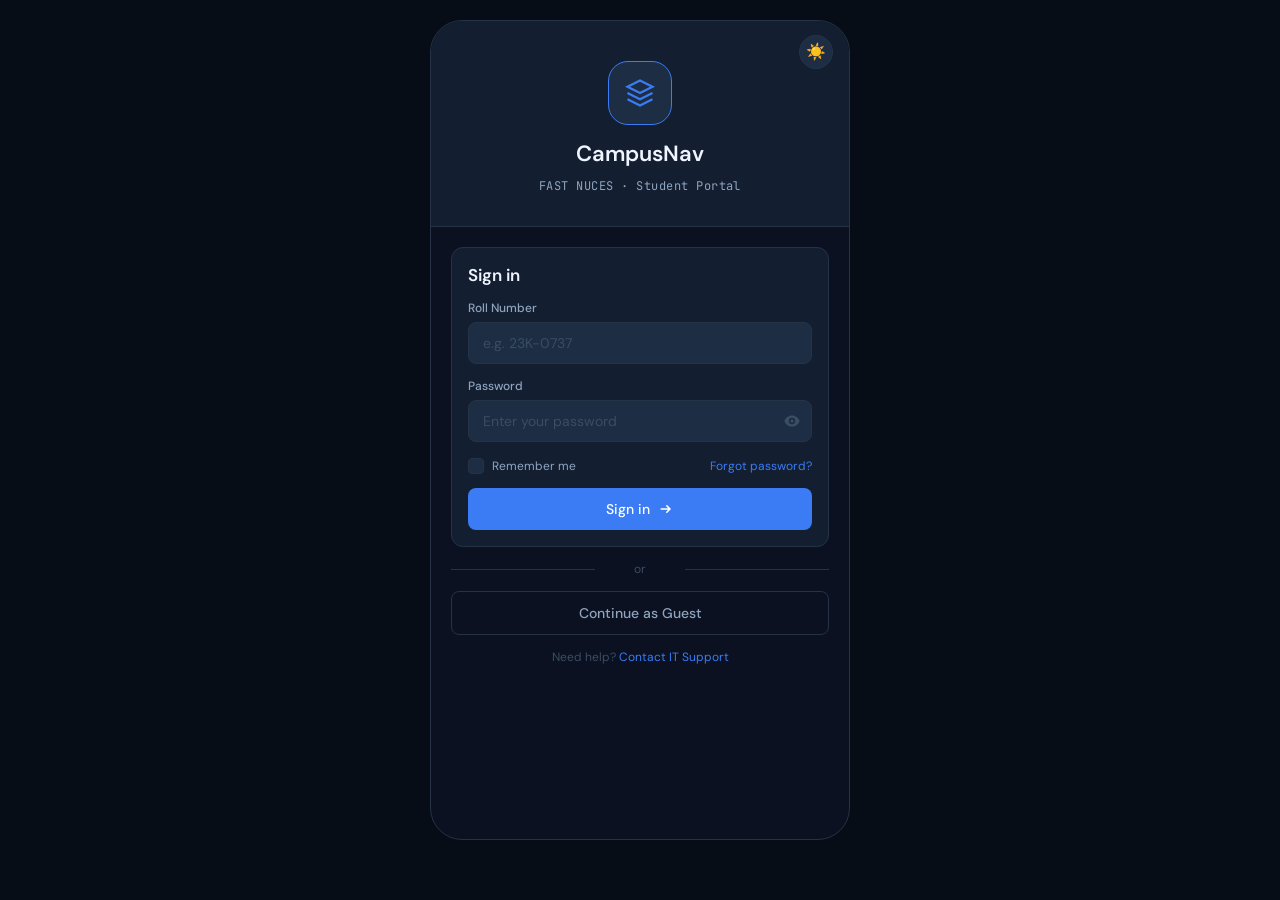
<file: login.html>
<!DOCTYPE html>
<html lang="en" data-theme="dark">
<head>
<meta charset="UTF-8">
<meta name="viewport" content="width=device-width, initial-scale=1.0">
<title>CampusNav — Login</title>
<link rel="stylesheet" href="style.css">
<style>
  .hero {
    background: var(--navy-mid);
    border-bottom: 1px solid var(--navy-border);
    padding: 40px 20px 32px;
    display: flex;
    flex-direction: column;
    align-items: center;
    gap: 10px;
    flex-shrink: 0;
  }
  .logo-ring {
    width: 64px; height: 64px;
    border-radius: 20px;
    background: var(--navy-light);
    border: 1.5px solid var(--accent);
    display: flex; align-items: center; justify-content: center;
    margin-bottom: 4px;
  }
  .logo-ring svg { width: 30px; height: 30px; color: var(--accent); }
  .hero-title { font-size: 22px; font-weight: 600; color: var(--white); }
  .hero-sub   { font-size: 12px; color: var(--white-dim); font-family: var(--mono); letter-spacing: 0.04em; }

  .error-banner {
    background: #3a0d0d;
    border: 1px solid #7f1d1d;
    border-radius: var(--radius-sm);
    padding: 10px 14px;
    font-size: 13px;
    color: #f87171;
    display: none;
    align-items: center;
    gap: 8px;
  }
  .error-banner.show { display: flex; }

  .forgot { font-size: 12px; color: var(--accent); cursor: pointer; margin-left: auto; }
  .forgot:hover { text-decoration: underline; }

  .remember { margin-top: 2px; }

  .divider-text {
    text-align: center;
    position: relative;
    font-size: 12px;
    color: var(--white-faint);
  }
  .divider-text::before, .divider-text::after {
    content: ''; position: absolute; top: 50%;
    width: 38%; height: 1px; background: var(--navy-border);
  }
  .divider-text::before { left: 0; }
  .divider-text::after  { right: 0; }

  .footer-note {
    text-align: center;
    font-size: 12px;
    color: var(--white-faint);
    padding-bottom: 8px;
  }
  .footer-note a { color: var(--accent); }

  @keyframes shake {
    0%,100%{ transform:translateX(0); }
    20%    { transform:translateX(-6px); }
    40%    { transform:translateX(6px); }
    60%    { transform:translateX(-4px); }
    80%    { transform:translateX(4px); }
  }
  .shake { animation: shake .4s ease; }
</style>
</head>
<body>
<div class="app-shell">

  <div class="hero" style="position:relative;">
    <div style="position:absolute;top:14px;right:16px;"><button class="theme-toggle-btn" id="themeToggle" onclick="window.__themeToggle()" title="Toggle theme">🌙</button></div>
    <div class="logo-ring">
      <svg viewBox="0 0 24 24" fill="none" stroke="currentColor" stroke-width="1.8">
        <path d="M12 2L2 7l10 5 10-5-10-5z"/>
        <path d="M2 17l10 5 10-5"/>
        <path d="M2 12l10 5 10-5"/>
      </svg>
    </div>
    <div class="hero-title">CampusNav</div>
    <div class="hero-sub">FAST NUCES · Student Portal</div>
  </div>

  <div class="page-body">

    <div class="error-banner" id="errorBanner">
      <svg viewBox="0 0 20 20" fill="currentColor" style="width:16px;height:16px;flex-shrink:0">
        <path fill-rule="evenodd" d="M18 10a8 8 0 11-16 0 8 8 0 0116 0zm-7 4a1 1 0 11-2 0 1 1 0 012 0zm-1-9a1 1 0 00-1 1v4a1 1 0 102 0V6a1 1 0 00-1-1z" clip-rule="evenodd"/>
      </svg>
      Invalid roll number or password. Please try again.
    </div>

    <div class="card" style="gap:14px;display:flex;flex-direction:column;">
      <div style="font-size:17px;font-weight:600;color:var(--white);">Sign in</div>

      <div class="field">
        <label>Roll Number</label>
        <input class="input" type="text" id="rollInput" placeholder="e.g. 23K-0737" autocomplete="username">
      </div>

      <div class="field">
        <label>Password</label>
        <div style="position:relative;">
          <input class="input" type="password" id="passInput" placeholder="Enter your password" autocomplete="current-password" style="padding-right:42px;">
          <button onclick="togglePass()" style="position:absolute;right:12px;top:50%;transform:translateY(-50%);background:none;border:none;cursor:pointer;color:var(--white-faint);padding:0;display:flex;">
            <svg id="eyeIcon" viewBox="0 0 20 20" fill="currentColor" style="width:16px;height:16px;">
              <path d="M10 12a2 2 0 100-4 2 2 0 000 4z"/>
              <path fill-rule="evenodd" d="M.458 10C1.732 5.943 5.522 3 10 3s8.268 2.943 9.542 7c-1.274 4.057-5.064 7-9.542 7S1.732 14.057.458 10zM14 10a4 4 0 11-8 0 4 4 0 018 0z" clip-rule="evenodd"/>
            </svg>
          </button>
        </div>
      </div>

      <div class="row spread remember">
        <div class="check-row" onclick="toggleCheck()">
          <div class="check-box" id="checkBox">
            <svg viewBox="0 0 12 12" fill="none" stroke="#fff" stroke-width="2" id="checkMark" style="width:10px;height:10px;display:none;">
              <path d="M2 6l3 3 5-5"/>
            </svg>
          </div>
          <span class="t-sec">Remember me</span>
        </div>
        <span class="forgot">Forgot password?</span>
      </div>

      <button class="btn btn-primary" onclick="doLogin()" id="loginBtn">
        Sign in
        <svg viewBox="0 0 20 20" fill="currentColor" style="width:16px;height:16px;">
          <path fill-rule="evenodd" d="M3 10a1 1 0 011-1h8.586l-2.293-2.293a1 1 0 011.414-1.414l4 4a1 1 0 010 1.414l-4 4a1 1 0 01-1.414-1.414L12.586 11H4a1 1 0 01-1-1z" clip-rule="evenodd"/>
        </svg>
      </button>
    </div>

    <div class="divider-text">or</div>

    <button class="btn btn-ghost" onclick="window.location.href='dashboard.html'">
      Continue as Guest
    </button>

    <div class="footer-note">
      Need help? <a href="help.html">Contact IT Support</a>
    </div>

  </div>

</div>

<script>
  let checked = false;

  function toggleCheck() {
    checked = !checked;
    const box  = document.getElementById('checkBox');
    const mark = document.getElementById('checkMark');
    box.classList.toggle('checked', checked);
    mark.style.display = checked ? 'block' : 'none';
  }

  function togglePass() {
    const input = document.getElementById('passInput');
    input.type = input.type === 'password' ? 'text' : 'password';
  }

  function doLogin() {
    const roll = document.getElementById('rollInput').value.trim();
    const pass = document.getElementById('passInput').value.trim();
    const btn  = document.getElementById('loginBtn');
    const err  = document.getElementById('errorBanner');

    if (!roll || !pass) {
      showError(); return;
    }

    // Demo: accept any non-empty credentials
    btn.textContent = 'Signing in…';
    btn.disabled = true;
    setTimeout(() => {
      window.location.href = 'dashboard.html';
    }, 900);
  }

  function showError() {
    const err  = document.getElementById('errorBanner');
    const card = document.querySelector('.card');
    err.classList.add('show');
    card.classList.add('shake');
    card.addEventListener('animationend', () => card.classList.remove('shake'), { once: true });
  }

  document.getElementById('passInput').addEventListener('keydown', e => {
    if (e.key === 'Enter') doLogin();
  });
</script>
<script src="theme.js"></script>
</body>
</html>
</file>
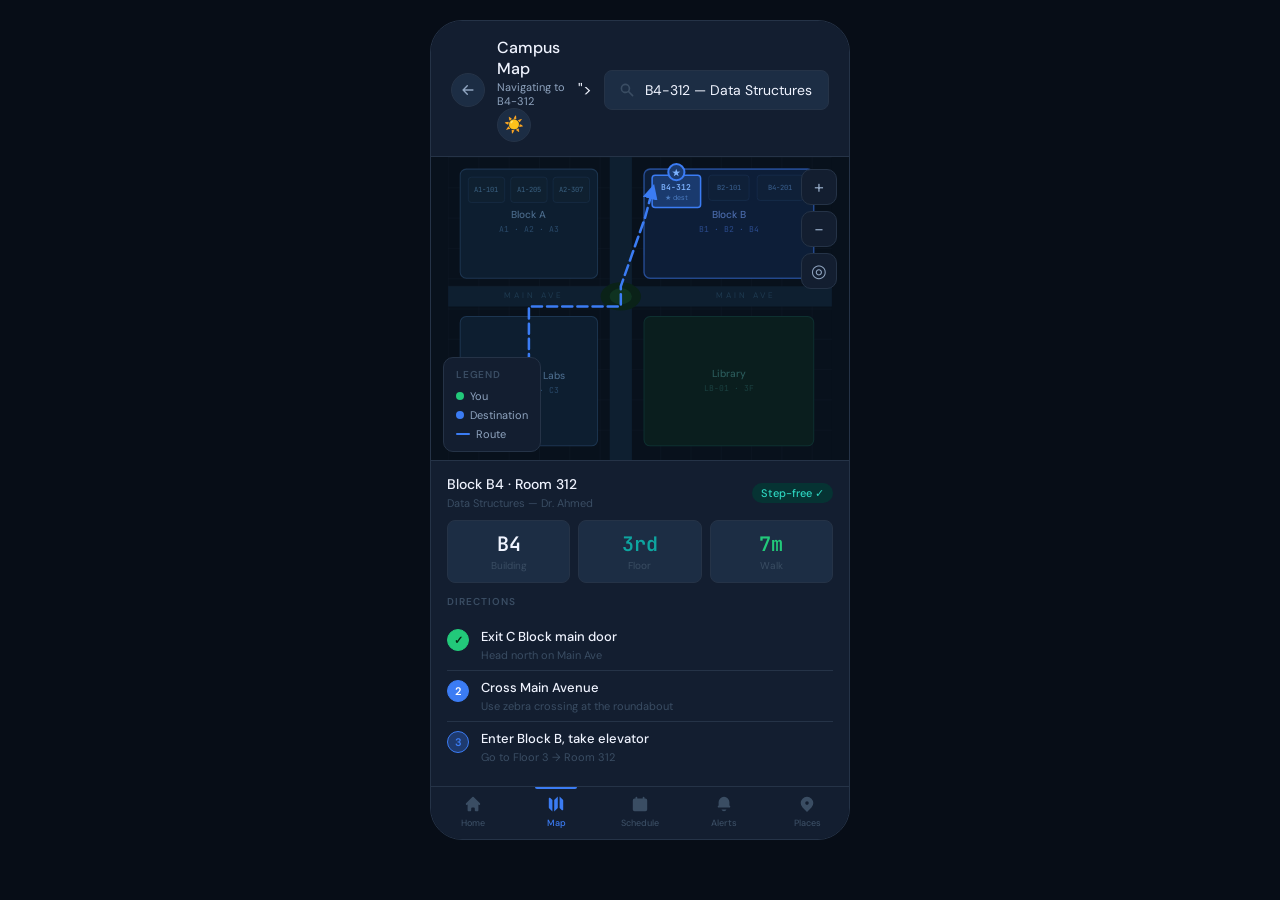
<file: map.html>
<!DOCTYPE html>
<html lang="en" data-theme="dark">
<head>
<meta charset="UTF-8">
<meta name="viewport" content="width=device-width, initial-scale=1.0">
<title>CampusNav — Map</title>
<link rel="stylesheet" href="style.css">
<style>
  .search-strip {
    background: var(--navy-mid);
    border-bottom: 1px solid var(--navy-border);
    padding: 10px 16px;
    flex-shrink: 0;
  }
  .map-wrap { flex: 1; position: relative; background: #08111c; overflow: hidden; }
  .map-wrap svg { width: 100%; height: 100%; }

  /* floating map controls */
  .map-ctrl {
    position: absolute;
    right: 12px; top: 12px;
    display: flex; flex-direction: column; gap: 6px;
  }
  .map-btn {
    width: 36px; height: 36px;
    background: var(--navy-mid);
    border: 1px solid var(--navy-border);
    border-radius: 10px;
    display: flex; align-items: center; justify-content: center;
    cursor: pointer;
    color: var(--white-dim);
    font-size: 18px;
    transition: background .15s, color .15s;
    user-select: none;
  }
  .map-btn:hover { background: var(--navy-light); color: var(--white); }

  /* layer legend */
  .map-legend {
    position: absolute;
    left: 12px; bottom: 8px;
    background: var(--navy-mid);
    border: 1px solid var(--navy-border);
    border-radius: 10px;
    padding: 10px 12px;
    display: flex; flex-direction: column; gap: 5px;
  }
  .legend-row { display: flex; align-items: center; gap: 6px; font-size: 11px; color: var(--white-dim); }
  .legend-dot { width: 8px; height: 8px; border-radius: 50%; flex-shrink: 0; }

  /* destination card */
  .dest-card {
    background: var(--navy-mid);
    border-top: 1px solid var(--navy-border);
    padding: 14px 16px;
    flex-shrink: 0;
  }
  .dest-nums {
    display: grid;
    grid-template-columns: repeat(3, minmax(0,1fr));
    gap: 8px;
    margin-top: 10px;
  }
  .dest-num-box {
    background: var(--navy-light);
    border: 1px solid var(--navy-border);
    border-radius: var(--radius-sm);
    padding: 10px;
    text-align: center;
  }
  .dest-num-val { font-size: 20px; font-weight: 600; font-family: var(--mono); color: var(--white); }
  .dest-num-lbl { font-size: 10px; color: var(--white-faint); margin-top: 2px; }

  .step-list { display: flex; flex-direction: column; gap: 0; margin-top: 10px; }
  .step {
    display: flex; gap: 12px; align-items: flex-start;
    padding: 8px 0;
    border-bottom: 1px solid var(--navy-border);
  }
  .step:last-child { border-bottom: none; }
  .step-num {
    width: 22px; height: 22px;
    border-radius: 50%;
    background: var(--accent-dim);
    border: 1px solid var(--accent);
    display: flex; align-items: center; justify-content: center;
    font-size: 11px; font-weight: 600; color: var(--accent);
    flex-shrink: 0; margin-top: 1px;
  }
  .step.done .step-num { background: var(--green); border-color: var(--green); color: #052a14; }
  .step.active .step-num { background: var(--accent); border-color: var(--accent); color: #fff; }

  /* route animation */
  @keyframes dash {
    to { stroke-dashoffset: -60; }
  }
  .route-line { animation: dash 1.2s linear infinite; }
</style>
</head>
<body>
<div class="app-shell">

  <div class="topbar">
    <a class="topbar-back" href="dashboard.html">
      <svg viewBox="0 0 20 20" fill="currentColor"><path fill-rule="evenodd" d="M9.707 16.707a1 1 0 01-1.414 0l-6-6a1 1 0 010-1.414l6-6a1 1 0 011.414 1.414L5.414 9H17a1 1 0 110 2H5.414l4.293 4.293a1 1 0 010 1.414z" clip-rule="evenodd"/></svg>
    </a>
    <div>
      <div class="topbar-title">Campus Map</div>
      <div class="topbar-sub">Navigating to B4-312</div>
    <button class="theme-toggle-btn" id="themeToggle" onclick="window.__themeToggle()" title="Toggle theme">🌙</button>
  </div>
">
    <div class="search-bar">
      <svg viewBox="0 0 20 20" fill="currentColor"><path fill-rule="evenodd" d="M8 4a4 4 0 100 8 4 4 0 000-8zM2 8a6 6 0 1110.89 3.476l4.817 4.817a1 1 0 01-1.414 1.414l-4.816-4.816A6 6 0 012 8z" clip-rule="evenodd"/></svg>
      <input type="text" placeholder="Find room, lab, or office…" id="searchInput" value="B4-312 — Data Structures">
    </div>
  </div>

  <div class="map-wrap" id="mapWrap">
    <svg id="campusSvg" viewBox="0 0 380 300" preserveAspectRatio="xMidYMid meet">
      <defs>
        <pattern id="grid" width="30" height="30" patternUnits="userSpaceOnUse">
          <path d="M 30 0 L 0 0 0 30" fill="none" stroke="#111e2e" stroke-width="0.5"/>
        </pattern>
        <marker id="arrowBlue" markerWidth="6" markerHeight="6" refX="3" refY="3" orient="auto">
          <path d="M0,0 L6,3 L0,6 Z" fill="#3b7cf4"/>
        </marker>
      </defs>

      <!-- Background -->
      <rect width="380" height="300" fill="#08111c"/>
      <rect width="380" height="300" fill="url(#grid)"/>

      <!-- Roads -->
      <rect x="160" y="0"   width="22" height="300" rx="0" fill="#0e1f30"/>
      <rect x="0"   y="128" width="380" height="20"  rx="0" fill="#0e1f30"/>
      <path d="M0,128 L160,128" stroke="#152030" stroke-width="0.5" fill="none"/>
      <text x="85"  y="140" text-anchor="middle" fill="#1e3a50" font-size="8" font-family="DM Sans,sans-serif" letter-spacing="3">MAIN AVE</text>
      <text x="295" y="140" text-anchor="middle" fill="#1e3a50" font-size="8" font-family="DM Sans,sans-serif" letter-spacing="3">MAIN AVE</text>

      <!-- Green areas -->
      <ellipse cx="171" cy="138" rx="20" ry="14" fill="#0a2218"/>
      <ellipse cx="171" cy="138" rx="11" ry="8"  fill="#0f3320"/>

      <!-- Block A (left-top) -->
      <rect x="12"  y="12"  width="136" height="108" rx="6" fill="#0d1e30" stroke="#1c3550" stroke-width="1"/>
      <text x="80"  y="60"  text-anchor="middle" fill="#4a6a8a" font-size="10" font-family="DM Sans,sans-serif" font-weight="500">Block A</text>
      <text x="80"  y="74"  text-anchor="middle" fill="#2a4a6a" font-size="8"  font-family="JetBrains Mono,monospace">A1 · A2 · A3</text>
      <!-- rooms in A -->
      <rect x="20"  y="20"  width="36" height="25" rx="3" fill="#0f2030" stroke="#1c3550" stroke-width="0.5"/>
      <text x="38"  y="35"  text-anchor="middle" fill="#3a6080" font-size="7" font-family="JetBrains Mono,monospace">A1-101</text>
      <rect x="62"  y="20"  width="36" height="25" rx="3" fill="#0f2030" stroke="#1c3550" stroke-width="0.5"/>
      <text x="80"  y="35"  text-anchor="middle" fill="#3a6080" font-size="7" font-family="JetBrains Mono,monospace">A1-205</text>
      <rect x="104" y="20"  width="36" height="25" rx="3" fill="#0f2030" stroke="#1c3550" stroke-width="0.5"/>
      <text x="122" y="35"  text-anchor="middle" fill="#3a6080" font-size="7" font-family="JetBrains Mono,monospace">A2-307</text>

      <!-- Block B (right-top) — DESTINATION highlighted -->
      <rect x="194" y="12"  width="168" height="108" rx="6" fill="#0d1e38" stroke="#1e3a6e" stroke-width="1.5"/>
      <rect x="194" y="12"  width="168" height="108" rx="6" fill="none"    stroke="#3b7cf4" stroke-width="1" opacity="0.3"/>
      <text x="278" y="60"  text-anchor="middle" fill="#4a6aaa" font-size="10" font-family="DM Sans,sans-serif" font-weight="500">Block B</text>
      <text x="278" y="74"  text-anchor="middle" fill="#2a4a8a" font-size="8"  font-family="JetBrains Mono,monospace">B1 · B2 · B4</text>
      <!-- destination room -->
      <rect x="202" y="18"  width="48" height="32" rx="3" fill="#1a3a6e" stroke="#3b7cf4" stroke-width="1.5"/>
      <text x="226" y="33"  text-anchor="middle" fill="#7eb3ff" font-size="8"  font-family="JetBrains Mono,monospace" font-weight="600">B4-312</text>
      <text x="226" y="43"  text-anchor="middle" fill="#4a7abf" font-size="7"  font-family="DM Sans,sans-serif">★ dest</text>
      <rect x="258" y="18"  width="40" height="25" rx="3" fill="#0f2038" stroke="#1c3558" stroke-width="0.5"/>
      <text x="278" y="33"  text-anchor="middle" fill="#3a6090" font-size="7" font-family="JetBrains Mono,monospace">B2-101</text>
      <rect x="306" y="18"  width="46" height="25" rx="3" fill="#0f2038" stroke="#1c3558" stroke-width="0.5"/>
      <text x="329" y="33"  text-anchor="middle" fill="#3a6090" font-size="7" font-family="JetBrains Mono,monospace">B4-201</text>

      <!-- Block C (left-bottom) -->
      <rect x="12"  y="158" width="136" height="128" rx="6" fill="#0d1e30" stroke="#1c3550" stroke-width="1"/>
      <text x="80"  y="220" text-anchor="middle" fill="#4a6a8a" font-size="10" font-family="DM Sans,sans-serif" font-weight="500">Block C — Labs</text>
      <text x="80"  y="234" text-anchor="middle" fill="#2a4a6a" font-size="8"  font-family="JetBrains Mono,monospace">C1 · C2 · C3</text>

      <!-- Library (right-bottom) -->
      <rect x="194" y="158" width="168" height="128" rx="6" fill="#0a1e1e" stroke="#0e3030" stroke-width="1"/>
      <text x="278" y="218" text-anchor="middle" fill="#2a5a5a" font-size="10" font-family="DM Sans,sans-serif" font-weight="500">Library</text>
      <text x="278" y="232" text-anchor="middle" fill="#1a4040" font-size="8"  font-family="JetBrains Mono,monospace">LB-01 · 3F</text>

      <!-- Route: user (C block) → main road → Block B dest -->
      <path d="M 80 220 L 80 148 L 171 148 L 171 128 L 195 60 L 202 34"
        stroke="#3b7cf4" stroke-width="2.5" fill="none"
        stroke-dasharray="10,5" stroke-linecap="round"
        class="route-line" stroke-dashoffset="0"
        marker-end="url(#arrowBlue)"/>

      <!-- You marker -->
      <circle cx="80" cy="224" r="9" fill="#0d3320" stroke="#22c97a" stroke-width="2"/>
      <text x="80" y="228" text-anchor="middle" fill="#22c97a" font-size="7" font-weight="600">YOU</text>

      <!-- Destination marker -->
      <circle cx="226" cy="15" r="8" fill="#1a3a6e" stroke="#3b7cf4" stroke-width="2"/>
      <text x="226" y="19" text-anchor="middle" fill="#7eb3ff" font-size="9" font-weight="700">★</text>

    </svg>

    <!-- Map controls -->
    <div class="map-ctrl">
      <div class="map-btn" onclick="zoomIn()">+</div>
      <div class="map-btn" onclick="zoomOut()">−</div>
      <div class="map-btn" title="My location">◎</div>
    </div>

    <!-- Legend -->
    <div class="map-legend">
      <div style="font-size:10px;font-weight:600;color:var(--white-faint);letter-spacing:.08em;margin-bottom:3px;">LEGEND</div>
      <div class="legend-row"><div class="legend-dot" style="background:#22c97a;"></div>You</div>
      <div class="legend-row"><div class="legend-dot" style="background:#3b7cf4;"></div>Destination</div>
      <div class="legend-row"><div class="legend-dot" style="background:#3b7cf4;width:14px;height:2px;border-radius:1px;"></div>Route</div>
    </div>
  </div>

  <!-- Destination info strip -->
  <div class="dest-card">
    <div class="row spread">
      <div class="col">
        <div class="t-primary">Block B4 · Room 312</div>
        <div class="t-tiny">Data Structures — Dr. Ahmed</div>
      </div>
      <div class="badge badge-teal">Step-free ✓</div>
    </div>
    <div class="dest-nums">
      <div class="dest-num-box">
        <div class="dest-num-val t-accent">B4</div>
        <div class="dest-num-lbl">Building</div>
      </div>
      <div class="dest-num-box">
        <div class="dest-num-val" style="color:var(--teal);">3rd</div>
        <div class="dest-num-lbl">Floor</div>
      </div>
      <div class="dest-num-box">
        <div class="dest-num-val" style="color:var(--green);">7m</div>
        <div class="dest-num-lbl">Walk</div>
      </div>
    </div>

    <!-- Directions -->
    <div style="margin-top:12px;">
      <div class="card-label">Directions</div>
      <div class="step-list">
        <div class="step done">
          <div class="step-num">✓</div>
          <div class="col"><div class="t-primary" style="font-size:13px;">Exit C Block main door</div><div class="t-tiny">Head north on Main Ave</div></div>
        </div>
        <div class="step active">
          <div class="step-num">2</div>
          <div class="col"><div class="t-primary" style="font-size:13px;">Cross Main Avenue</div><div class="t-tiny">Use zebra crossing at the roundabout</div></div>
        </div>
        <div class="step">
          <div class="step-num">3</div>
          <div class="col"><div class="t-primary" style="font-size:13px;">Enter Block B, take elevator</div><div class="t-tiny">Go to Floor 3 → Room 312</div></div>
        </div>
      </div>
    </div>
  </div>

  <nav class="bottom-nav">
    <a class="nav-item" href="dashboard.html"><svg class="nav-icon" viewBox="0 0 20 20" fill="currentColor"><path fill-rule="evenodd" d="M10.707 2.293a1 1 0 00-1.414 0l-7 7a1 1 0 001.414 1.414L4 10.414V17a1 1 0 001 1h2a1 1 0 001-1v-2a1 1 0 011-1h2a1 1 0 011 1v2a1 1 0 001 1h2a1 1 0 001-1v-6.586l.293.293a1 1 0 001.414-1.414l-7-7z"/></svg>Home</a>
    <a class="nav-item active" href="map.html"><svg class="nav-icon" viewBox="0 0 20 20" fill="currentColor"><path d="M12 1.586l-4 4v12.828l4-4V1.586zM3.707 3.293A1 1 0 002 4v10a1 1 0 00.293.707L6 18.414V5.586L3.707 3.293zM17.707 5.293L14 1.586v12.828l2.293 2.293A1 1 0 0018 16V6a1 1 0 00-.293-.707z"/></svg>Map</a>
    <a class="nav-item" href="timetable.html"><svg class="nav-icon" viewBox="0 0 20 20" fill="currentColor"><path d="M6 2a1 1 0 00-1 1v1H4a2 2 0 00-2 2v10a2 2 0 002 2h12a2 2 0 002-2V6a2 2 0 00-2-2h-1V3a1 1 0 10-2 0v1H7V3a1 1 0 00-1-1zm0 5a1 1 0 000 2h8a1 1 0 100-2H6z"/></svg>Schedule</a>
    <a class="nav-item" href="alerts.html"><svg class="nav-icon" viewBox="0 0 20 20" fill="currentColor"><path d="M10 2a6 6 0 00-6 6v3.586l-.707.707A1 1 0 004 14h12a1 1 0 00.707-1.707L16 11.586V8a6 6 0 00-6-6zM10 18a3 3 0 01-2.83-2h5.66A3 3 0 0110 18z"/></svg>Alerts</a>
    <a class="nav-item" href="places.html"><svg class="nav-icon" viewBox="0 0 20 20" fill="currentColor"><path d="M5.05 4.05a7 7 0 119.9 9.9L10 18.9l-4.95-4.95a7 7 0 010-9.9zM10 11a2 2 0 100-4 2 2 0 000 4z"/></svg>Places</a>
  </nav>

</div>
<script>
  let scale = 1;
  const svg = document.getElementById('campusSvg');
  function zoomIn()  { scale = Math.min(scale + 0.2, 2.5); svg.style.transform = `scale(${scale})`; svg.style.transformOrigin = 'center'; }
  function zoomOut() { scale = Math.max(scale - 0.2, 0.6); svg.style.transform = `scale(${scale})`; svg.style.transformOrigin = 'center'; }
</script>
<script src="theme.js"></script>
</body>
</html>
</file>
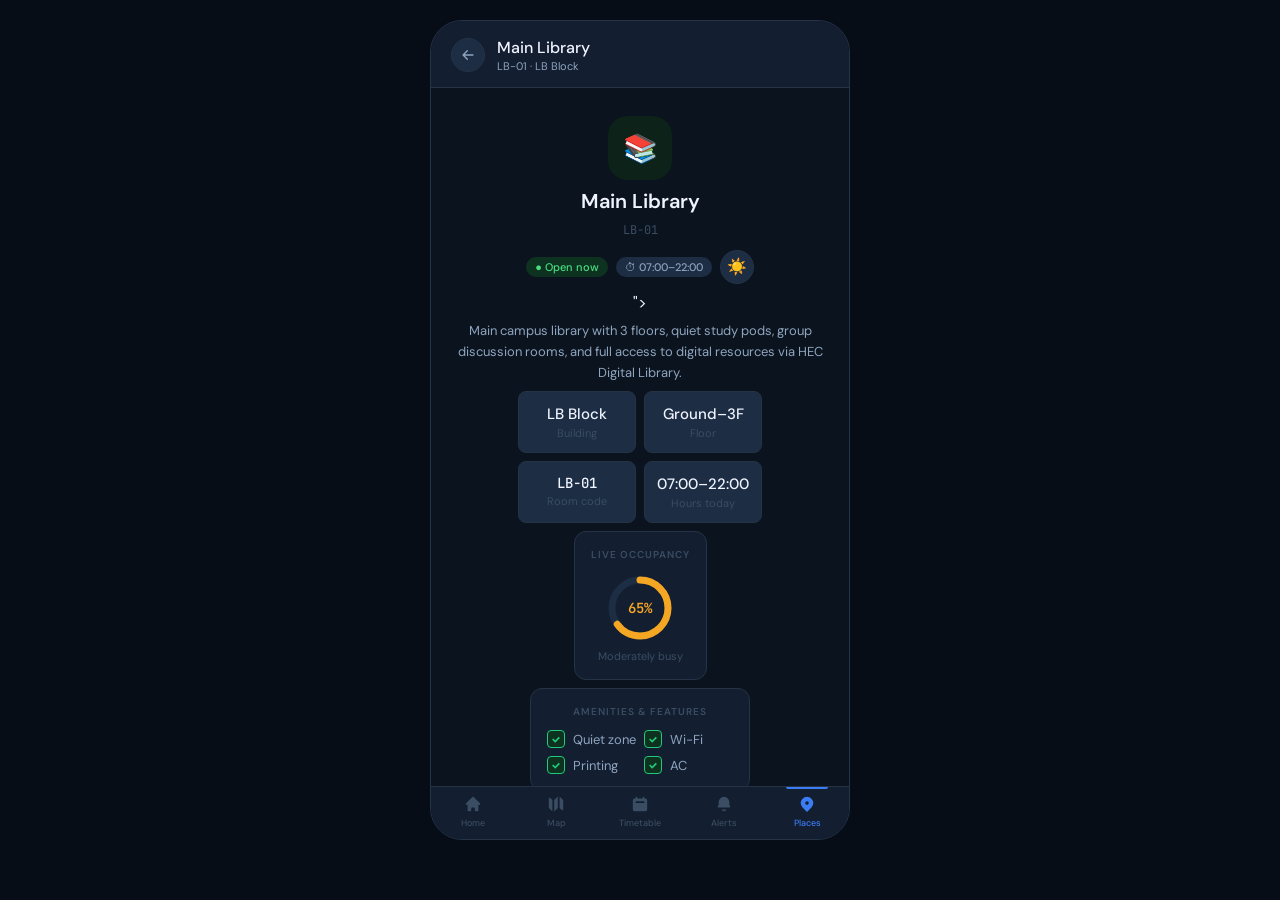
<file: place-detail.html>
<!DOCTYPE html>
<html lang="en" data-theme="dark">
<head>
<meta charset="UTF-8">
<meta name="viewport" content="width=device-width, initial-scale=1.0">
<title>CampusNav — Place Detail</title>
<link rel="stylesheet" href="style.css">
<style>
  .hero-banner { padding:28px 20px 20px; display:flex; flex-direction:column; align-items:center; gap:8px; text-align:center; flex-shrink:0; border-bottom:1px solid var(--navy-border); }
  .hero-icon { width:64px; height:64px; border-radius:20px; display:flex; align-items:center; justify-content:center; font-size:28px; }
  .hero-name { font-size:20px; font-weight:600; color:var(--white); }
  .hero-code { font-family:var(--mono); font-size:12px; color:var(--white-faint); }

  .info-grid { display:grid; grid-template-columns:1fr 1fr; gap:8px; }
  .info-box { background:var(--navy-light); border:1px solid var(--navy-border); border-radius:var(--radius-sm); padding:12px; }
  .info-val { font-size:15px; font-weight:500; color:var(--white); }
  .info-lbl { font-size:11px; color:var(--white-faint); margin-top:2px; }

  .cap-ring { position:relative; width:70px; height:70px; margin:0 auto; }
  .cap-ring svg { transform:rotate(-90deg); }
  .cap-ring .ring-num { position:absolute; inset:0; display:flex; align-items:center; justify-content:center; font-size:14px; font-weight:600; font-family:var(--mono); }

  .amenity-grid { display:grid; grid-template-columns:1fr 1fr; gap:8px; }
  .amenity-item { display:flex; align-items:center; gap:8px; font-size:13px; color:var(--white-dim); }
  .amenity-check { width:18px; height:18px; border-radius:4px; background:#0d3320; border:1px solid #22c97a; display:flex; align-items:center; justify-content:center; flex-shrink:0; }
</style>
</head>
<body>
<div class="app-shell">

  <div class="topbar">
    <a class="topbar-back" href="places.html"><svg viewBox="0 0 20 20" fill="currentColor"><path fill-rule="evenodd" d="M9.707 16.707a1 1 0 01-1.414 0l-6-6a1 1 0 010-1.414l6-6a1 1 0 011.414 1.414L5.414 9H17a1 1 0 110 2H5.414l4.293 4.293a1 1 0 010 1.414z" clip-rule="evenodd"/></svg></a>
    <div><div class="topbar-title" id="topTitle">Place Detail</div><div class="topbar-sub" id="topSub"></div></div>
  </div>

  <div id="detailContent" style="display:flex;flex-direction:column;flex:1;overflow:hidden;">
    <div style="flex:1;display:flex;align-items:center;justify-content:center;color:var(--white-faint);">Loading…</div>
  </div>

  <nav class="bottom-nav">
    <a class="nav-item" href="dashboard.html"><svg class="nav-icon" viewBox="0 0 20 20" fill="currentColor"><path d="M10.707 2.293a1 1 0 00-1.414 0l-7 7a1 1 0 001.414 1.414L4 10.414V17a1 1 0 001 1h2a1 1 0 001-1v-2a1 1 0 011-1h2a1 1 0 011 1v2a1 1 0 001 1h2a1 1 0 001-1v-6.586l.293.293a1 1 0 001.414-1.414l-7-7z"/></svg>Home</a>
    <a class="nav-item" href="map.html"><svg class="nav-icon" viewBox="0 0 20 20" fill="currentColor"><path fill-rule="evenodd" d="M12 1.586l-4 4v12.828l4-4V1.586zM3.707 3.293A1 1 0 002 4v10a1 1 0 00.293.707L6 18.414V5.586L3.707 3.293zM17.707 5.293L14 1.586v12.828l2.293 2.293A1 1 0 0018 16V6a1 1 0 00-.293-.707z" clip-rule="evenodd"/></svg>Map</a>
    <a class="nav-item" href="timetable.html"><svg class="nav-icon" viewBox="0 0 20 20" fill="currentColor"><path fill-rule="evenodd" d="M6 2a1 1 0 00-1 1v1H4a2 2 0 00-2 2v10a2 2 0 002 2h12a2 2 0 002-2V6a2 2 0 00-2-2h-1V3a1 1 0 10-2 0v1H7V3a1 1 0 00-1-1zm0 5a1 1 0 000 2h8a1 1 0 100-2H6z" clip-rule="evenodd"/></svg>Timetable</a>
    <a class="nav-item" href="alerts.html"><svg class="nav-icon" viewBox="0 0 20 20" fill="currentColor"><path d="M10 2a6 6 0 00-6 6v3.586l-.707.707A1 1 0 004 14h12a1 1 0 00.707-1.707L16 11.586V8a6 6 0 00-6-6zM10 18a3 3 0 01-2.83-2h5.66A3 3 0 0110 18z"/></svg>Alerts</a>
    <a class="nav-item active" href="places.html"><svg class="nav-icon" viewBox="0 0 20 20" fill="currentColor"><path fill-rule="evenodd" d="M5.05 4.05a7 7 0 119.9 9.9L10 18.9l-4.95-4.95a7 7 0 010-9.9zM10 11a2 2 0 100-4 2 2 0 000 4z" clip-rule="evenodd"/></svg>Places</a>
  </nav>
</div>

<script>
const places = {
  lb1:  { name:'Main Library', icon:'📚', bg:'#0d2218', code:'LB-01', block:'LB Block', floor:'Ground–3F', hours:'07:00–22:00', status:'open', capacity:65, tags:['Quiet zone','Wi-Fi','Printing','AC'], desc:'Main campus library with 3 floors, quiet study pods, group discussion rooms, and full access to digital resources via HEC Digital Library.' },
  lb2:  { name:'Digital Library Lab', icon:'💻', bg:'#0d1e38', code:'LB-G02', block:'LB Block', floor:'Ground', hours:'08:00–20:00', status:'open', capacity:40, tags:['Computers','Wi-Fi','Printing'], desc:'40-seat computer lab inside the library for e-resources and research databases.' },
  lab1: { name:'CS Lab 1', icon:'🖥️', bg:'#1a0d1e', code:'C1-Lab1', block:'Block C', floor:'1st Floor', hours:'08:00–18:00', status:'open', capacity:30, tags:['Linux','Windows','AC'], desc:'General purpose CS lab with 40 high-spec workstations running Linux and Windows.' },
  lab2: { name:'CS Lab 2', icon:'🖥️', bg:'#1a0d1e', code:'C1-Lab2', block:'Block C', floor:'1st Floor', hours:'08:00–18:00', status:'busy', capacity:88, tags:['Linux','Windows'], desc:'CS Lab 2 — currently in use for a scheduled lab session. Check again in 50 min.' },
  lab3: { name:'HCI Lab', icon:'🎨', bg:'#0a1e1a', code:'C2-Lab3', block:'Block C', floor:'2nd Floor', hours:'08:00–17:00', status:'open', capacity:20, tags:['Design','Tablets','Eye-tracking'], desc:'Dedicated HCI & UX lab with prototyping tools, drawing tablets, and eye-tracking equipment.' },
  lab4: { name:'Electronics Lab', icon:'⚡', bg:'#1a1a0d', code:'B3-Lab1', block:'Block B', floor:'3rd Floor', hours:'09:00–17:00', status:'open', capacity:50, tags:['Oscilloscopes','PCB'], desc:'Electronics and digital circuits lab with oscilloscopes, function generators, and PCB tools.' },
  lab5: { name:'Network Lab', icon:'🌐', bg:'#0d1e38', code:'C3-Lab2', block:'Block C', floor:'3rd Floor', hours:'09:00–17:00', status:'closed', capacity:0, tags:['Cisco','Servers'], desc:'Cisco-certified networking lab. Closed today for hardware maintenance.' },
  rm1:  { name:'Lecture Hall B4-312', icon:'🏫', bg:'#0d1e38', code:'B4-312', block:'Block B', floor:'3rd Floor', hours:'08:00–18:00', status:'busy', capacity:95, tags:['Projector','AC','60 seats'], desc:'Main lecture hall for CS-203 Data Structures. Currently in session.' },
  rm2:  { name:'Seminar Room A2-307', icon:'🏫', bg:'#0d2218', code:'A2-307', block:'Block A', floor:'3rd Floor', hours:'08:00–18:00', status:'open', capacity:30, tags:['Projector','Whiteboard'], desc:'Small seminar room, good for group discussions and presentations.' },
  rm3:  { name:'Auditorium', icon:'🎭', bg:'#1a1a1a', code:'AU-01', block:'Admin Block', floor:'Ground', hours:'09:00–20:00', status:'open', capacity:15, tags:['300 seats','Stage','AV system'], desc:'Main campus auditorium for events, seminars, and convocations. 300-seat capacity.' },
  cn1:  { name:'Main Canteen', icon:'🍽️', bg:'#1a1200', code:'CN-01', block:'Ground Floor', floor:'Near Gate A', hours:'07:30–21:00', status:'open', capacity:60, tags:['Hot meals','Snacks','Seating'], desc:'Main campus canteen serving breakfast, lunch, and dinner. Menu changes daily.' },
  cn2:  { name:'Juice & Snacks Corner', icon:'🧃', bg:'#0d1a0a', code:'CN-02', block:'Block B', floor:'Ground Floor', hours:'08:00–20:00', status:'open', capacity:80, tags:['Juice','Sandwiches','Cold drinks'], desc:'Quick snack bar near Block B entrance — popular during break times.' },
  cn3:  { name:'Faculty Cafeteria', icon:'☕', bg:'#1a0d00', code:'CN-03', block:'Admin Block', floor:'1st Floor', hours:'09:00–17:00', status:'open', capacity:45, tags:['Coffee','Lunch','Faculty only'], desc:'Faculty cafeteria. Students may access during off-peak hours (after 3pm).' },
  bcr1: { name:'Boys Common Room (BCR)', icon:'🛋️', bg:'#0d1e38', code:'BCR-01', block:'Block C', floor:'Ground Floor', hours:'07:00–22:00', status:'open', capacity:55, tags:['Seating','TV','AC','Charging'], desc:'Main relaxation area for male students. Features a TV lounge, comfortable seating, and USB charging ports.' },
  gcr1: { name:'Girls Common Room (GCR)', icon:'🛋️', bg:'#1a0d1e', code:'GCR-01', block:'Block A', floor:'Ground Floor', hours:'07:00–22:00', status:'open', capacity:40, tags:['Seating','AC','Prayer area','Charging'], desc:'Dedicated relaxation and prayer area for female students. Fully AC with secure access.' },
  st1:  { name:'Student Society Room', icon:'🎯', bg:'#0d1a1a', code:'SS-01', block:'Block A', floor:'1st Floor', hours:'10:00–18:00', status:'open', capacity:35, tags:['Events','Meetings','Projector'], desc:'Home of SOFTEC, ACM, and PROCOM student societies.' },
  adm1: { name:'Admin Office', icon:'🏢', bg:'#1a1a1a', code:'AD-G01', block:'Admin Block', floor:'Ground Floor', hours:'09:00–17:00', status:'open', capacity:90, tags:['Fee','Documents','Registrar'], desc:'Main admin office for fee payments, document requests, and student registrations.' },
  adm2: { name:'IT Support Desk', icon:'🛠️', bg:'#0d1e38', code:'IT-G02', block:'Admin Block', floor:'Ground Floor', hours:'09:00–17:00', status:'open', capacity:100, tags:['Wi-Fi help','Portal issues','Hardware'], desc:'IT helpdesk for portal issues, Wi-Fi access, and hardware support.' },
  adm3: { name:'Medical / First Aid', icon:'🏥', bg:'#1a0d0d', code:'HC-01', block:'Admin Block', floor:'Ground Floor', hours:'08:00–18:00', status:'open', capacity:100, tags:['First aid','Nurse on duty','Medicines'], desc:'On-campus medical room with a nurse available during working hours.' },
  adm4: { name:'Prayer Hall (Masjid)', icon:'🕌', bg:'#0a1e12', code:'MS-01', block:'Near Gate B', floor:'Ground', hours:'05:00–22:00', status:'open', capacity:10, tags:['Wudu area','Separate sections','AC'], desc:'Campus mosque open for all five daily prayers.' },
};

function capColor(p) { return p > 80 ? '#f04848' : p > 50 ? '#f5a623' : '#22c97a'; }
function statusBadge(s) {
  if (s==='open')   return '<div class="badge badge-green">● Open now</div>';
  if (s==='busy')   return '<div class="badge badge-amber">◑ Busy</div>';
  return '<div class="badge badge-red">○ Closed</div>';
}

function circumference(r) { return 2 * Math.PI * r; }

const params = new URLSearchParams(window.location.search);
const id = params.get('id') || 'lb1';
const p = places[id] || places['lb1'];

document.getElementById('topTitle').textContent = p.name;
document.getElementById('topSub').textContent = p.code + ' · ' + p.block;

const c = circumference(28);
const fill = p.status === 'closed' ? 0 : (p.capacity / 100) * c;

document.getElementById('detailContent').innerHTML = `
  <div class="hero-banner" style="background:${p.bg}33;">
    <div class="hero-icon" style="background:${p.bg};">${p.icon}</div>
    <div class="hero-name">${p.name}</div>
    <div class="hero-code">${p.code}</div>
    <div style="display:flex;gap:8px;align-items:center;margin-top:4px;">
      ${statusBadge(p.status)}
      <div class="badge badge-gray">⏱ ${p.hours}</div>
    <button class="theme-toggle-btn" id="themeToggle" onclick="window.__themeToggle()" title="Toggle theme">🌙</button>
  </div>
">
    <div class="t-sec" style="font-size:13px;line-height:1.6;">${p.desc}</div>

    <div class="info-grid">
      <div class="info-box"><div class="info-val">${p.block}</div><div class="info-lbl">Building</div></div>
      <div class="info-box"><div class="info-val">${p.floor}</div><div class="info-lbl">Floor</div></div>
      <div class="info-box"><div class="info-val t-mono" style="font-size:14px;">${p.code}</div><div class="info-lbl">Room code</div></div>
      <div class="info-box"><div class="info-val">${p.hours}</div><div class="info-lbl">Hours today</div></div>
    </div>

    ${p.status !== 'closed' ? `
    <div class="card" style="text-align:center;">
      <div class="card-label" style="text-align:left;">Live occupancy</div>
      <div class="cap-ring">
        <svg width="70" height="70" viewBox="0 0 70 70">
          <circle cx="35" cy="35" r="28" fill="none" stroke="#1c2d44" stroke-width="7"/>
          <circle cx="35" cy="35" r="28" fill="none" stroke="${capColor(p.capacity)}" stroke-width="7"
            stroke-dasharray="${c}" stroke-dashoffset="${c - fill}" stroke-linecap="round"/>
        </svg>
        <div class="ring-num" style="color:${capColor(p.capacity)};">${p.capacity}%</div>
      </div>
      <div class="t-tiny" style="margin-top:6px;">${p.capacity > 80 ? 'Very crowded — consider another time' : p.capacity > 50 ? 'Moderately busy' : 'Plenty of space available'}</div>
    </div>` : ''}

    <div class="card">
      <div class="card-label">Amenities & features</div>
      <div class="amenity-grid">
        ${p.tags.map(t => `
        <div class="amenity-item">
          <div class="amenity-check"><svg viewBox="0 0 12 12" fill="none" stroke="#22c97a" stroke-width="2" style="width:10px;height:10px;"><path d="M2 6l3 3 5-5"/></svg></div>
          ${t}
        </div>`).join('')}
      </div>
    </div>

    <a href="map.html" class="btn btn-primary" style="text-decoration:none;">
      <svg viewBox="0 0 20 20" fill="currentColor" style="width:16px;height:16px;"><path fill-rule="evenodd" d="M5.05 4.05a7 7 0 119.9 9.9L10 18.9l-4.95-4.95a7 7 0 010-9.9zM10 11a2 2 0 100-4 2 2 0 000 4z" clip-rule="evenodd"/></svg>
      Navigate to ${p.code}
    </a>

    <a href="help.html" class="btn btn-ghost" style="text-decoration:none;">Report an issue with this room</a>
  </div>
`;
</script>
<script src="theme.js"></script>
</body>
</html>
</file>
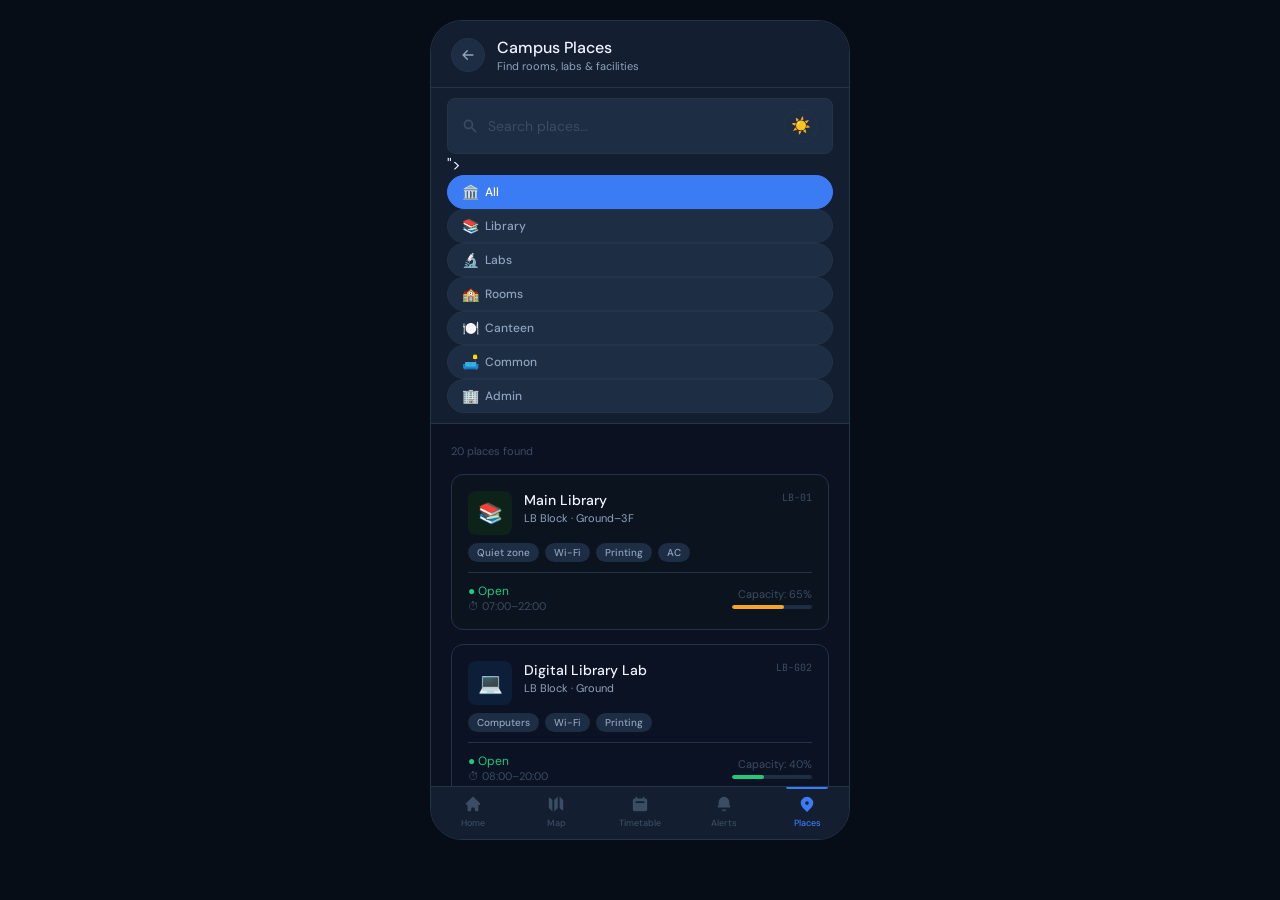
<file: places.html>
<!DOCTYPE html>
<html lang="en" data-theme="dark">
<head>
<meta charset="UTF-8">
<meta name="viewport" content="width=device-width, initial-scale=1.0">
<title>CampusNav — Places</title>
<link rel="stylesheet" href="style.css">
<style>
  .cat-scroll { display:flex; overflow-x:auto; gap:8px; padding:12px 16px; background:var(--navy-mid); border-bottom:1px solid var(--navy-border); scrollbar-width:none; flex-shrink:0; }
  .cat-scroll::-webkit-scrollbar { display:none; }
  .cat-chip { flex-shrink:0; display:flex; align-items:center; gap:6px; padding:7px 14px; border-radius:20px; font-size:12px; font-weight:500; cursor:pointer; border:1px solid var(--navy-border); color:var(--white-dim); background:var(--navy-light); transition:all .2s; }
  .cat-chip.active { background:var(--accent); border-color:var(--accent); color:#fff; }
  .cat-chip:hover:not(.active) { border-color:var(--accent); color:var(--accent); }
  .cat-chip .chip-icon { font-size:14px; }

  .place-card { cursor:pointer; transition:border-color .2s, background .2s; text-decoration:none; display:block; }
  .place-card:hover { border-color:var(--accent); background:#0d1e38; text-decoration:none; }
  .place-header { display:flex; align-items:flex-start; gap:12px; }
  .place-icon { width:44px; height:44px; border-radius:var(--radius-sm); display:flex; align-items:center; justify-content:center; font-size:20px; flex-shrink:0; }
  .place-info { flex:1; }
  .place-name { font-size:14px; font-weight:500; color:var(--white); }
  .place-sub  { font-size:11px; color:var(--white-dim); margin-top:2px; }
  .place-tags { display:flex; gap:6px; flex-wrap:wrap; margin-top:8px; }
  .place-footer { display:flex; align-items:center; justify-content:space-between; margin-top:10px; padding-top:10px; border-top:1px solid var(--navy-border); }

  .status-open   { color:var(--green); }
  .status-closed { color:var(--red); }
  .status-busy   { color:var(--amber); }

  .capacity-bar { height:4px; background:var(--navy-light); border-radius:2px; overflow:hidden; width:80px; }
  .capacity-fill { height:100%; border-radius:2px; transition:width .6s; }
</style>
</head>
<body>
<div class="app-shell">

  <div class="topbar">
    <a class="topbar-back" href="dashboard.html"><svg viewBox="0 0 20 20" fill="currentColor"><path fill-rule="evenodd" d="M9.707 16.707a1 1 0 01-1.414 0l-6-6a1 1 0 010-1.414l6-6a1 1 0 011.414 1.414L5.414 9H17a1 1 0 110 2H5.414l4.293 4.293a1 1 0 010 1.414z" clip-rule="evenodd"/></svg></a>
    <div><div class="topbar-title">Campus Places</div><div class="topbar-sub">Find rooms, labs & facilities</div></div>
  </div>

  <div style="padding:10px 16px; background:var(--navy-mid); border-bottom:1px solid var(--navy-border); flex-shrink:0;">
    <div class="search-bar">
      <svg viewBox="0 0 20 20" fill="currentColor"><path fill-rule="evenodd" d="M8 4a4 4 0 100 8 4 4 0 000-8zM2 8a6 6 0 1110.89 3.476l4.817 4.817a1 1 0 01-1.414 1.414l-4.816-4.816A6 6 0 012 8z" clip-rule="evenodd"/></svg>
      <input type="text" placeholder="Search places…" id="placeSearch" oninput="filterPlaces()">
    <button class="theme-toggle-btn" id="themeToggle" onclick="window.__themeToggle()" title="Toggle theme">🌙</button>
  </div>
">
    <div class="cat-chip active" onclick="filterCat(this,'all')"><span class="chip-icon">🏛️</span> All</div>
    <div class="cat-chip" onclick="filterCat(this,'library')"><span class="chip-icon">📚</span> Library</div>
    <div class="cat-chip" onclick="filterCat(this,'lab')"><span class="chip-icon">🔬</span> Labs</div>
    <div class="cat-chip" onclick="filterCat(this,'room')"><span class="chip-icon">🏫</span> Rooms</div>
    <div class="cat-chip" onclick="filterCat(this,'canteen')"><span class="chip-icon">🍽️</span> Canteen</div>
    <div class="cat-chip" onclick="filterCat(this,'common')"><span class="chip-icon">🛋️</span> Common</div>
    <div class="cat-chip" onclick="filterCat(this,'admin')"><span class="chip-icon">🏢</span> Admin</div>
  </div>

  <div class="page-body" id="placesList"></div>

  <nav class="bottom-nav">
    <a class="nav-item" href="dashboard.html"><svg class="nav-icon" viewBox="0 0 20 20" fill="currentColor"><path d="M10.707 2.293a1 1 0 00-1.414 0l-7 7a1 1 0 001.414 1.414L4 10.414V17a1 1 0 001 1h2a1 1 0 001-1v-2a1 1 0 011-1h2a1 1 0 011 1v2a1 1 0 001 1h2a1 1 0 001-1v-6.586l.293.293a1 1 0 001.414-1.414l-7-7z"/></svg>Home</a>
    <a class="nav-item" href="map.html"><svg class="nav-icon" viewBox="0 0 20 20" fill="currentColor"><path fill-rule="evenodd" d="M12 1.586l-4 4v12.828l4-4V1.586zM3.707 3.293A1 1 0 002 4v10a1 1 0 00.293.707L6 18.414V5.586L3.707 3.293zM17.707 5.293L14 1.586v12.828l2.293 2.293A1 1 0 0018 16V6a1 1 0 00-.293-.707z" clip-rule="evenodd"/></svg>Map</a>
    <a class="nav-item" href="timetable.html"><svg class="nav-icon" viewBox="0 0 20 20" fill="currentColor"><path fill-rule="evenodd" d="M6 2a1 1 0 00-1 1v1H4a2 2 0 00-2 2v10a2 2 0 002 2h12a2 2 0 002-2V6a2 2 0 00-2-2h-1V3a1 1 0 10-2 0v1H7V3a1 1 0 00-1-1zm0 5a1 1 0 000 2h8a1 1 0 100-2H6z" clip-rule="evenodd"/></svg>Timetable</a>
    <a class="nav-item" href="alerts.html"><svg class="nav-icon" viewBox="0 0 20 20" fill="currentColor"><path d="M10 2a6 6 0 00-6 6v3.586l-.707.707A1 1 0 004 14h12a1 1 0 00.707-1.707L16 11.586V8a6 6 0 00-6-6zM10 18a3 3 0 01-2.83-2h5.66A3 3 0 0110 18z"/></svg>Alerts</a>
    <a class="nav-item active" href="places.html"><svg class="nav-icon" viewBox="0 0 20 20" fill="currentColor"><path fill-rule="evenodd" d="M5.05 4.05a7 7 0 119.9 9.9L10 18.9l-4.95-4.95a7 7 0 010-9.9zM10 11a2 2 0 100-4 2 2 0 000 4z" clip-rule="evenodd"/></svg>Places</a>
  </nav>
</div>

<script>
const places = [
  // Library
  { id:'lb1', name:'Main Library', cat:'library', icon:'📚', bg:'#0d2218', code:'LB-01', block:'LB Block', floor:'Ground–3F', hours:'07:00–22:00', status:'open', capacity:65, tags:['Quiet zone','Wi-Fi','Printing','AC'], desc:'Main campus library with 3 floors, study pods, and digital resources.' },
  { id:'lb2', name:'Digital Library Lab', cat:'library', icon:'💻', bg:'#0d1e38', code:'LB-G02', block:'LB Block', floor:'Ground', hours:'08:00–20:00', status:'open', capacity:40, tags:['Computers','Wi-Fi','Printing'], desc:'40-seat computer lab inside library for e-resources and research.' },

  // Labs
  { id:'lab1', name:'CS Lab 1', cat:'lab', icon:'🖥️', bg:'#1a0d1e', code:'C1-Lab1', block:'Block C', floor:'1st Floor', hours:'08:00–18:00', status:'open', capacity:30, tags:['Linux','Windows','AC'], desc:'General purpose CS lab with 40 high-spec workstations.' },
  { id:'lab2', name:'CS Lab 2', cat:'lab', icon:'🖥️', bg:'#1a0d1e', code:'C1-Lab2', block:'Block C', floor:'1st Floor', hours:'08:00–18:00', status:'busy', capacity:88, tags:['Linux','Windows'], desc:'CS Lab 2 — currently in use for a lab session.' },
  { id:'lab3', name:'HCI Lab', cat:'lab', icon:'🎨', bg:'#0a1e1a', code:'C2-Lab3', block:'Block C', floor:'2nd Floor', hours:'08:00–17:00', status:'open', capacity:20, tags:['Design','Tablets','Eye-tracking'], desc:'Dedicated HCI & UX lab with prototyping and testing equipment.' },
  { id:'lab4', name:'Electronics Lab', cat:'lab', icon:'⚡', bg:'#1a1a0d', code:'B3-Lab1', block:'Block B', floor:'3rd Floor', hours:'09:00–17:00', status:'open', capacity:50, tags:['Oscilloscopes','PCB'], desc:'Electronics and digital circuits lab with full hardware setup.' },
  { id:'lab5', name:'Network Lab', cat:'lab', icon:'🌐', bg:'#0d1e38', code:'C3-Lab2', block:'Block C', floor:'3rd Floor', hours:'09:00–17:00', status:'closed', capacity:0, tags:['Cisco','Servers'], desc:'Cisco-certified networking lab. Closed for maintenance today.' },

  // Rooms
  { id:'rm1', name:'Lecture Hall B4-312', cat:'room', icon:'🏫', bg:'#0d1e38', code:'B4-312', block:'Block B', floor:'3rd Floor', hours:'08:00–18:00', status:'busy', capacity:95, tags:['Projector','AC','60 seats'], desc:'Main lecture hall for CS-203 Data Structures.' },
  { id:'rm2', name:'Seminar Room A2-307', cat:'room', icon:'🏫', bg:'#0d2218', code:'A2-307', block:'Block A', floor:'3rd Floor', hours:'08:00–18:00', status:'open', capacity:30, tags:['Projector','Whiteboard'], desc:'Small seminar room, currently used for MT-101.' },
  { id:'rm3', name:'Auditorium', cat:'room', icon:'🎭', bg:'#1a1a1a', code:'AU-01', block:'Admin Block', floor:'Ground', hours:'09:00–20:00', status:'open', capacity:15, tags:['300 seats','Stage','AV system'], desc:'Main campus auditorium for events, seminars, and convocations.' },

  // Canteen / Dining
  { id:'cn1', name:'Main Canteen', cat:'canteen', icon:'🍽️', bg:'#1a1200', code:'CN-01', block:'Ground Floor', floor:'Near Gate A', hours:'07:30–21:00', status:'open', capacity:60, tags:['Hot meals','Snacks','Seating'], desc:'Main campus canteen serving breakfast, lunch, and dinner.' },
  { id:'cn2', name:'Juice & Snacks Corner', cat:'canteen', icon:'🧃', bg:'#0d1a0a', code:'CN-02', block:'Block B', floor:'Ground Floor', hours:'08:00–20:00', status:'open', capacity:80, tags:['Juice','Sandwiches','Cold drinks'], desc:'Quick snack bar near Block B entrance.' },
  { id:'cn3', name:'Faculty Cafeteria', cat:'canteen', icon:'☕', bg:'#1a0d00', code:'CN-03', block:'Admin Block', floor:'1st Floor', hours:'09:00–17:00', status:'open', capacity:45, tags:['Coffee','Lunch','Faculty only'], desc:'Reserved cafeteria for faculty — students may use during off-hours.' },

  // Common Rooms
  { id:'bcr1', name:'Boys Common Room (BCR)', cat:'common', icon:'🛋️', bg:'#0d1e38', code:'BCR-01', block:'Block C', floor:'Ground Floor', hours:'07:00–22:00', status:'open', capacity:55, tags:['Seating','TV','AC','Charging'], desc:'Main relaxation area for male students with TV lounge and charging stations.' },
  { id:'gcr1', name:'Girls Common Room (GCR)', cat:'common', icon:'🛋️', bg:'#1a0d1e', code:'GCR-01', block:'Block A', floor:'Ground Floor', hours:'07:00–22:00', status:'open', capacity:40, tags:['Seating','AC','Prayer area','Charging'], desc:'Dedicated relaxation and prayer area for female students.' },
  { id:'st1', name:'Student Society Room', cat:'common', icon:'🎯', bg:'#0d1a1a', code:'SS-01', block:'Block A', floor:'1st Floor', hours:'10:00–18:00', status:'open', capacity:35, tags:['Events','Meetings','Projector'], desc:'Base for all student societies — SOFTEC, ACM, PROCOM.' },

  // Admin / Services
  { id:'adm1', name:'Admin Office', cat:'admin', icon:'🏢', bg:'#1a1a1a', code:'AD-G01', block:'Admin Block', floor:'Ground Floor', hours:'09:00–17:00', status:'open', capacity:90, tags:['Fee','Documents','Registrar'], desc:'Main admin office for fee payments, documents, and registrations.' },
  { id:'adm2', name:'IT Support Desk', cat:'admin', icon:'🛠️', bg:'#0d1e38', code:'IT-G02', block:'Admin Block', floor:'Ground Floor', hours:'09:00–17:00', status:'open', capacity:100, tags:['Wi-Fi help','Portal issues','Hardware'], desc:'IT helpdesk for portal issues, network support, and hardware problems.' },
  { id:'adm3', name:'Medical / First Aid', cat:'admin', icon:'🏥', bg:'#1a0d0d', code:'HC-01', block:'Admin Block', floor:'Ground Floor', hours:'08:00–18:00', status:'open', capacity:100, tags:['First aid','Nurse on duty','Medicines'], desc:'On-campus medical room with a nurse available during working hours.' },
  { id:'adm4', name:'Prayer Hall (Masjid)', cat:'admin', icon:'🕌', bg:'#0a1e12', code:'MS-01', block:'Near Gate B', floor:'Ground', hours:'05:00–22:00', status:'open', capacity:10, tags:['Wudu area','Separate sections','AC'], desc:'Campus mosque open for all five prayers daily.' },
];

let activeCat = 'all';
let searchQ = '';

function filterCat(el, cat) {
  activeCat = cat;
  document.querySelectorAll('.cat-chip').forEach(c => c.classList.remove('active'));
  el.classList.add('active');
  render();
}

function filterPlaces() {
  searchQ = document.getElementById('placeSearch').value.toLowerCase();
  render();
}

function statusClass(s) { return s === 'open' ? 'status-open' : s === 'busy' ? 'status-busy' : 'status-closed'; }
function statusLabel(s) { return s === 'open' ? '● Open' : s === 'busy' ? '◑ Busy' : '○ Closed'; }
function capColor(p) { return p > 80 ? '#f04848' : p > 50 ? '#f5a623' : '#22c97a'; }

function render() {
  const filtered = places.filter(p => {
    const matchCat = activeCat === 'all' || p.cat === activeCat;
    const matchQ   = !searchQ || p.name.toLowerCase().includes(searchQ) || p.code.toLowerCase().includes(searchQ) || p.desc.toLowerCase().includes(searchQ);
    return matchCat && matchQ;
  });

  const body = document.getElementById('placesList');
  if (!filtered.length) {
    body.innerHTML = `<div style="text-align:center;padding:40px;color:var(--white-faint);font-size:13px;">No places found</div>`;
    return;
  }

  body.innerHTML = `<div class="t-tiny" style="margin-bottom:2px;">${filtered.length} place${filtered.length!==1?'s':''} found</div>` +
    filtered.map(p => `
    <a class="card place-card" href="place-detail.html?id=${p.id}" style="background:${p.bg}20;">
      <div class="place-header">
        <div class="place-icon" style="background:${p.bg};">${p.icon}</div>
        <div class="place-info">
          <div class="place-name">${p.name}</div>
          <div class="place-sub">${p.block} · ${p.floor}</div>
        </div>
        <div class="t-mono" style="font-size:10px;color:var(--white-faint);flex-shrink:0;">${p.code}</div>
      </div>
      <div class="place-tags">
        ${p.tags.map(t => `<div class="badge badge-gray" style="font-size:10px;">${t}</div>`).join('')}
      </div>
      <div class="place-footer">
        <div>
          <div class="t-tiny ${statusClass(p.status)}" style="font-size:12px;">${statusLabel(p.status)}</div>
          <div class="t-tiny">⏱ ${p.hours}</div>
        </div>
        <div style="text-align:right;">
          ${p.status !== 'closed' ? `
          <div class="t-tiny" style="margin-bottom:4px;">Capacity: ${p.capacity}%</div>
          <div class="capacity-bar"><div class="capacity-fill" style="width:${p.capacity}%;background:${capColor(p.capacity)};"></div></div>` : `<div class="t-tiny status-closed">Unavailable today</div>`}
        </div>
      </div>
    </a>`).join('');
}

render();
</script>
<script src="theme.js"></script>
</body>
</html>
</file>
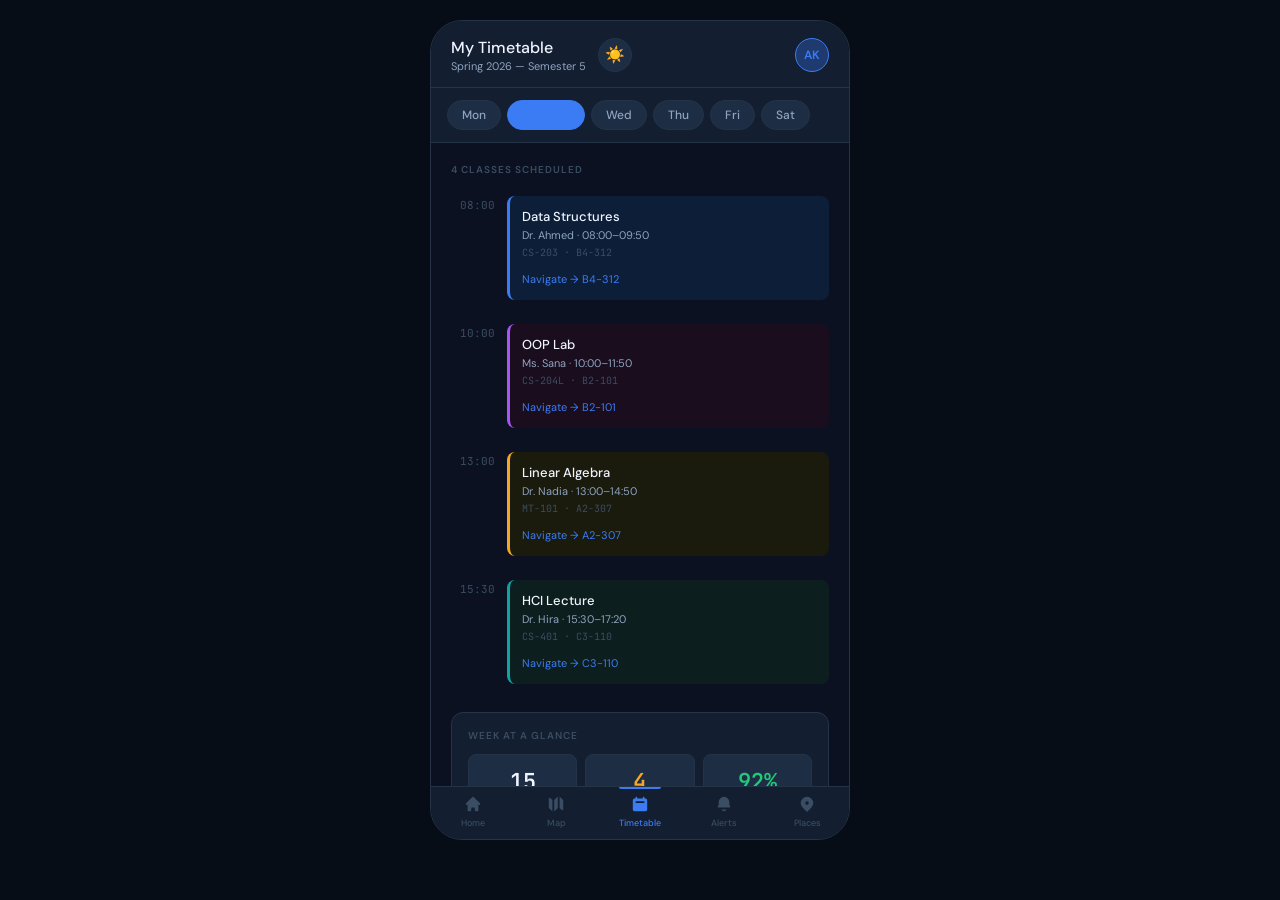
<file: timetable.html>
<!DOCTYPE html>
<html lang="en" data-theme="dark">
<head>
<meta charset="UTF-8">
<meta name="viewport" content="width=device-width, initial-scale=1.0">
<title>CampusNav — Timetable</title>
<link rel="stylesheet" href="style.css">
<style>
  .day-tabs { display:flex; overflow-x:auto; gap:6px; padding:12px 16px; background:var(--navy-mid); border-bottom:1px solid var(--navy-border); scrollbar-width:none; flex-shrink:0; }
  .day-tabs::-webkit-scrollbar { display:none; }
  .day-tab { flex-shrink:0; padding:6px 14px; border-radius:20px; font-size:12px; font-weight:500; cursor:pointer; border:1px solid var(--navy-border); color:var(--white-dim); background:var(--navy-light); transition:all .2s; }
  .day-tab.active { background:var(--accent); border-color:var(--accent); color:#fff; }
  .day-tab.today { border-color:var(--accent); color:var(--accent); }
  .day-tab:hover:not(.active) { border-color:var(--accent); }

  .time-col { width:44px; flex-shrink:0; font-family:var(--mono); font-size:11px; color:var(--white-faint); text-align:right; padding-top:2px; }
  .slot { display:flex; gap:12px; margin-bottom:10px; }
  .slot-card { flex:1; border-radius:var(--radius-sm); padding:12px; border-left:3px solid; }
  .slot-card.cs   { background:#0d1e38; border-color:#3b7cf4; }
  .slot-card.mt   { background:#1a1a0d; border-color:#f5a623; }
  .slot-card.hci  { background:#0d1e1e; border-color:#0ea5a0; }
  .slot-card.lab  { background:#1a0d1e; border-color:#a855f7; }
  .slot-card.free { background:var(--navy-light); border-color:var(--navy-border); }
  .slot-name { font-size:13px; font-weight:500; color:var(--white); }
  .slot-meta { font-size:11px; color:var(--white-dim); margin-top:3px; }
  .slot-room { font-family:var(--mono); font-size:10px; color:var(--white-faint); margin-top:4px; }

  .week-summary { display:grid; grid-template-columns:repeat(3,1fr); gap:8px; }
  .sum-box { background:var(--navy-light); border:1px solid var(--navy-border); border-radius:var(--radius-sm); padding:12px; text-align:center; }
</style>
</head>
<body>
<div class="app-shell">

  <div class="topbar" style="justify-content:space-between;">
    <div><div class="topbar-title">My Timetable</div><div class="topbar-sub">Spring 2026 — Semester 5</div></div>
    <button class="theme-toggle-btn" id="themeToggle" onclick="window.__themeToggle()" title="Toggle theme">🌙</button>
      <div class="avatar">AK</div>
  </div>

  <div class="day-tabs" id="dayTabs">
    <div class="day-tab" onclick="switchDay(this,'mon')">Mon</div>
    <div class="day-tab today active" onclick="switchDay(this,'tue')">Tue <span style="font-size:9px;opacity:.7;">today</span></div>
    <div class="day-tab" onclick="switchDay(this,'wed')">Wed</div>
    <div class="day-tab" onclick="switchDay(this,'thu')">Thu</div>
    <div class="day-tab" onclick="switchDay(this,'fri')">Fri</div>
    <div class="day-tab" onclick="switchDay(this,'sat')">Sat</div>
  </div>

  <div class="page-body" id="scheduleBody">
    <!-- injected by JS -->
  </div>

  <nav class="bottom-nav">
    <a class="nav-item" href="dashboard.html"><svg class="nav-icon" viewBox="0 0 20 20" fill="currentColor"><path d="M10.707 2.293a1 1 0 00-1.414 0l-7 7a1 1 0 001.414 1.414L4 10.414V17a1 1 0 001 1h2a1 1 0 001-1v-2a1 1 0 011-1h2a1 1 0 011 1v2a1 1 0 001 1h2a1 1 0 001-1v-6.586l.293.293a1 1 0 001.414-1.414l-7-7z"/></svg>Home</a>
    <a class="nav-item" href="map.html"><svg class="nav-icon" viewBox="0 0 20 20" fill="currentColor"><path fill-rule="evenodd" d="M12 1.586l-4 4v12.828l4-4V1.586zM3.707 3.293A1 1 0 002 4v10a1 1 0 00.293.707L6 18.414V5.586L3.707 3.293zM17.707 5.293L14 1.586v12.828l2.293 2.293A1 1 0 0018 16V6a1 1 0 00-.293-.707z" clip-rule="evenodd"/></svg>Map</a>
    <a class="nav-item active" href="timetable.html"><svg class="nav-icon" viewBox="0 0 20 20" fill="currentColor"><path fill-rule="evenodd" d="M6 2a1 1 0 00-1 1v1H4a2 2 0 00-2 2v10a2 2 0 002 2h12a2 2 0 002-2V6a2 2 0 00-2-2h-1V3a1 1 0 10-2 0v1H7V3a1 1 0 00-1-1zm0 5a1 1 0 000 2h8a1 1 0 100-2H6z" clip-rule="evenodd"/></svg>Timetable</a>
    <a class="nav-item" href="alerts.html"><svg class="nav-icon" viewBox="0 0 20 20" fill="currentColor"><path d="M10 2a6 6 0 00-6 6v3.586l-.707.707A1 1 0 004 14h12a1 1 0 00.707-1.707L16 11.586V8a6 6 0 00-6-6zM10 18a3 3 0 01-2.83-2h5.66A3 3 0 0110 18z"/></svg>Alerts</a>
    <a class="nav-item" href="places.html"><svg class="nav-icon" viewBox="0 0 20 20" fill="currentColor"><path fill-rule="evenodd" d="M5.05 4.05a7 7 0 119.9 9.9L10 18.9l-4.95-4.95a7 7 0 010-9.9zM10 11a2 2 0 100-4 2 2 0 000 4z" clip-rule="evenodd"/></svg>Places</a>
  </nav>
</div>
<script>
const schedule = {
  mon:[
    {time:'08:00',end:'09:50',name:'Digital Logic Design',code:'EE-201',room:'B3-210',teacher:'Dr. Raza',type:'cs'},
    {time:'10:00',end:'11:50',name:'Linear Algebra',code:'MT-101',room:'A1-205',teacher:'Dr. Nadia',type:'mt'},
    {time:'13:00',end:'14:50',name:'Free',code:'',room:'',teacher:'',type:'free'},
    {time:'15:00',end:'16:50',name:'HCI Lecture',code:'CS-401',room:'C3-110',teacher:'Dr. Hira',type:'hci'},
  ],
  tue:[
    {time:'08:00',end:'09:50',name:'Data Structures',code:'CS-203',room:'B4-312',teacher:'Dr. Ahmed',type:'cs'},
    {time:'10:00',end:'11:50',name:'OOP Lab',code:'CS-204L',room:'B2-101',teacher:'Ms. Sana',type:'lab'},
    {time:'13:00',end:'14:50',name:'Linear Algebra',code:'MT-101',room:'A2-307',teacher:'Dr. Nadia',type:'mt'},
    {time:'15:30',end:'17:20',name:'HCI Lecture',code:'CS-401',room:'C3-110',teacher:'Dr. Hira',type:'hci'},
  ],
  wed:[
    {time:'08:00',end:'09:50',name:'Data Structures',code:'CS-203',room:'B4-312',teacher:'Dr. Ahmed',type:'cs'},
    {time:'10:00',end:'11:50',name:'Digital Logic Design',code:'EE-201',room:'B3-210',teacher:'Dr. Raza',type:'cs'},
    {time:'13:00',end:'14:50',name:'Free',code:'',room:'',teacher:'',type:'free'},
  ],
  thu:[
    {time:'08:00',end:'09:50',name:'HCI Lab',code:'CS-401L',room:'C2-Lab3',teacher:'Dr. Hira',type:'lab'},
    {time:'10:00',end:'11:50',name:'Linear Algebra',code:'MT-101',room:'A1-205',teacher:'Dr. Nadia',type:'mt'},
    {time:'13:00',end:'14:50',name:'OOP Lecture',code:'CS-204',room:'B4-301',teacher:'Ms. Sana',type:'cs'},
  ],
  fri:[
    {time:'08:00',end:'09:50',name:'Data Structures Lab',code:'CS-203L',room:'C1-Lab1',teacher:'Dr. Ahmed',type:'lab'},
    {time:'11:00',end:'12:50',name:'OOP Lecture',code:'CS-204',room:'B4-301',teacher:'Ms. Sana',type:'cs'},
  ],
  sat:[
    {time:'09:00',end:'10:50',name:'HCI Lab',code:'CS-401L',room:'C2-Lab3',teacher:'Dr. Hira',type:'lab'},
  ]
};

const typeColors = { cs:'#3b7cf4', mt:'#f5a623', hci:'#0ea5a0', lab:'#a855f7', free:'#3a4d63' };

function switchDay(el, day) {
  document.querySelectorAll('.day-tab').forEach(t => t.classList.remove('active'));
  el.classList.add('active');
  renderDay(day);
}

function renderDay(day) {
  const slots = schedule[day] || [];
  const body = document.getElementById('scheduleBody');
  if (!slots.length) {
    body.innerHTML = `<div style="text-align:center;padding:40px 20px;color:var(--white-faint);font-size:13px;">No classes scheduled</div>`;
    return;
  }
  const today = ['sun','mon','tue','wed','thu','fri','sat'][new Date().getDay()];

  let html = `<div class="card-label" style="margin-bottom:6px;">${slots.filter(s=>s.type!=='free').length} classes scheduled</div>`;
  slots.forEach(s => {
    const isNow = day === today && isCurrentSlot(s.time, s.end);
    html += `<div class="slot">
      <div class="time-col">${s.time}</div>
      <div class="slot-card ${s.type}" style="${isNow ? 'box-shadow:0 0 0 1px var(--accent);' : ''}">
        ${isNow ? '<div class="badge badge-green" style="margin-bottom:6px;font-size:10px;">● NOW</div>' : ''}
        ${s.type === 'free'
          ? `<div class="slot-name" style="color:var(--white-faint);">Free period</div>`
          : `<div class="slot-name">${s.name}</div>
             <div class="slot-meta">${s.teacher} · ${s.time}–${s.end}</div>
             <div class="slot-room">${s.code} · ${s.room}</div>
             <div style="margin-top:8px;">
               <a href="map.html" style="font-size:11px;color:var(--accent);text-decoration:none;">Navigate → ${s.room}</a>
             </div>`
        }
      </div>
    </div>`;
  });

  // weekly summary
  const total = Object.values(schedule).flat().filter(s=>s.type!=='free').length;
  html += `<div class="card" style="margin-top:4px;">
    <div class="card-label">Week at a glance</div>
    <div class="week-summary">
      <div class="sum-box"><div class="stat-val t-accent">${total}</div><div class="stat-lbl">Total classes</div></div>
      <div class="sum-box"><div class="stat-val" style="color:var(--amber);">4</div><div class="stat-lbl">Lab sessions</div></div>
      <div class="sum-box"><div class="stat-val" style="color:var(--green);">92%</div><div class="stat-lbl">Attendance</div></div>
    </div>
  </div>`;

  body.innerHTML = html;
}

function isCurrentSlot(start, end) {
  const now = new Date();
  const [sh,sm] = start.split(':').map(Number);
  const [eh,em] = end.split(':').map(Number);
  const nowMin = now.getHours()*60+now.getMinutes();
  return nowMin >= sh*60+sm && nowMin <= eh*60+em;
}

renderDay('tue');
</script>
<script src="theme.js"></script>
</body>
</html>
</file>
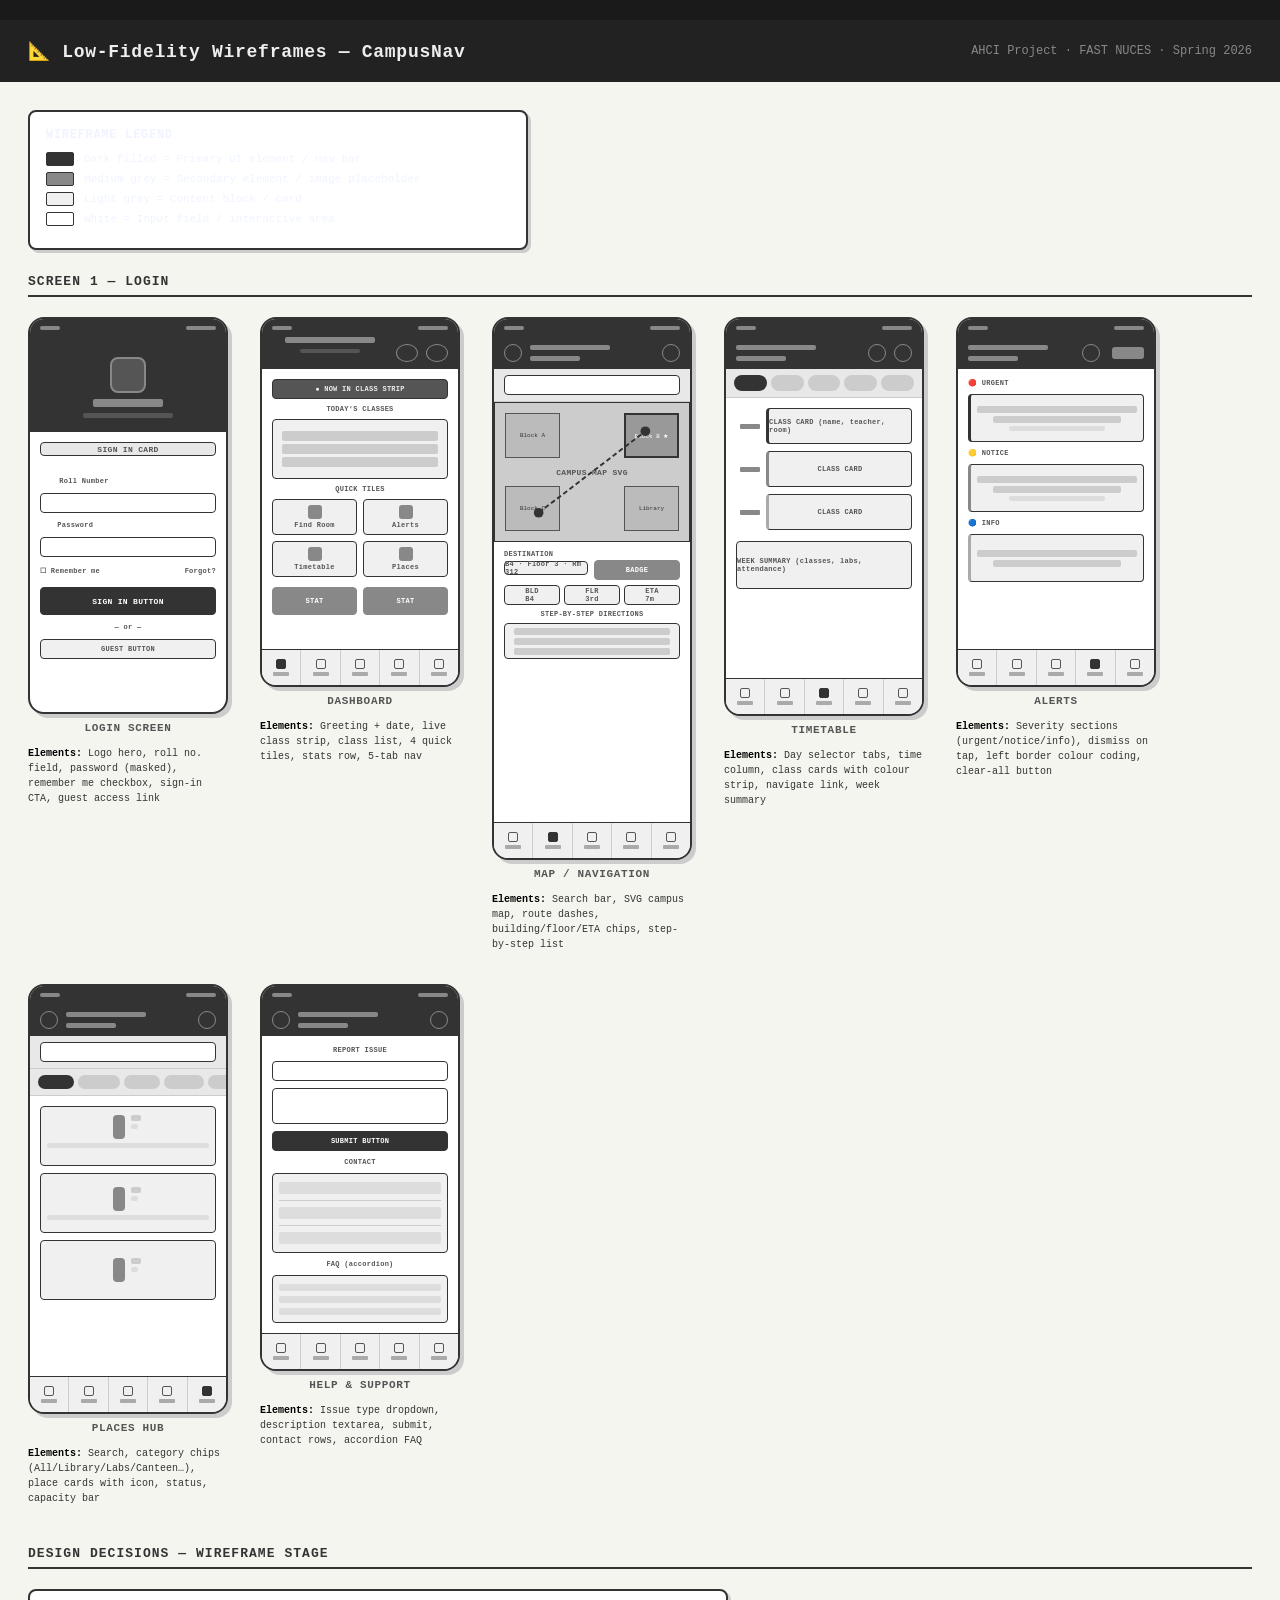
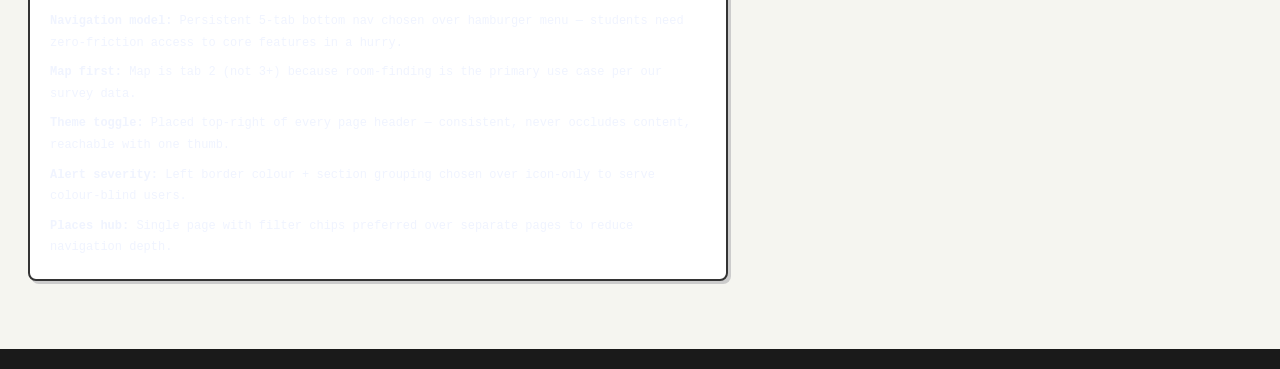
<file: wireframes.html>
<!DOCTYPE html>
<html lang="en" data-theme="dark">
<head>
<meta charset="UTF-8">
<meta name="viewport" content="width=device-width, initial-scale=1.0">
<title>CampusNav — Wireframes</title>
<link rel="stylesheet" href="style.css">
<style>
  body { background:#1a1a1a; }
  .wf-page { background:#f5f5f0; min-height:100vh; font-family: 'Courier New', monospace; }
  .wf-header { background:#222; color:#eee; padding:20px 28px; display:flex; align-items:center; justify-content:space-between; }
  .wf-header h1 { font-size:18px; font-weight:600; letter-spacing:.04em; }
  .wf-header span { font-size:12px; color:#888; }
  .wf-body { padding:28px; }
  .wf-title { font-size:13px; font-weight:700; color:#333; letter-spacing:.08em; text-transform:uppercase; margin-bottom:20px; border-bottom:2px solid #333; padding-bottom:6px; }
  .wf-grid { display:flex; flex-wrap:wrap; gap:32px; justify-content:flex-start; }

  .wf-phone { width:200px; display:flex; flex-direction:column; gap:8px; }
  .wf-phone-label { font-size:11px; color:#555; text-align:center; font-weight:700; letter-spacing:.06em; text-transform:uppercase; }
  .wf-frame { width:200px; border:2px solid #333; border-radius:16px; overflow:hidden; background:#fff; box-shadow:4px 4px 0 #ccc; }
  .wf-status { height:18px; background:#333; display:flex; align-items:center; justify-content:space-between; padding:0 10px; }
  .wf-status span { background:#888; border-radius:2px; height:4px; }
  .wf-topbar { background:#333; height:32px; display:flex; align-items:center; padding:0 10px; gap:8px; }
  .wf-topbar .back-box { width:18px; height:18px; border:1.5px solid #888; border-radius:50%; }
  .wf-topbar .title-lines { display:flex; flex-direction:column; gap:3px; }
  .wf-topbar .tl { height:5px; background:#888; border-radius:2px; }
  .wf-topbar .tl.long { width:80px; }
  .wf-topbar .tl.short { width:50px; }
  .wf-topbar .avatar-box { width:18px; height:18px; border:1.5px solid #888; border-radius:50%; margin-left:auto; }
  .wf-topbar .sun-box { width:18px; height:18px; border:1.5px solid #888; border-radius:50%; }

  .wf-content { padding:10px; display:flex; flex-direction:column; gap:6px; min-height:280px; }
  .box { border:1.5px solid #333; border-radius:4px; background:#f0f0f0; }
  .box.h8  { height:8px; }
  .box.h10 { height:10px; }
  .box.h14 { height:14px; }
  .box.h20 { height:20px; }
  .box.h28 { height:28px; }
  .box.h36 { height:36px; }
  .box.h48 { height:48px; }
  .box.h60 { height:60px; }
  .box.h80 { height:80px; }
  .box.h100{ height:100px; }
  .box.h120{ height:120px; }
  .box.dark { background:#333; border-color:#333; }
  .box.mid  { background:#888; border-color:#888; }
  .box.label-box { display:flex; align-items:center; justify-content:center; font-size:8px; color:#555; font-weight:600; letter-spacing:.04em; }
  .row2 { display:flex; gap:6px; }
  .row2 > * { flex:1; }
  .row3 { display:flex; gap:4px; }
  .row3 > * { flex:1; }
  .wf-nav { height:36px; background:#f0f0f0; border-top:1.5px solid #333; display:flex; }
  .wf-nav-item { flex:1; display:flex; flex-direction:column; align-items:center; justify-content:center; gap:3px; border-right:1px solid #ccc; }
  .wf-nav-item:last-child { border-right:none; }
  .wf-nav-dot { width:10px; height:10px; border:1.5px solid #555; border-radius:2px; }
  .wf-nav-dot.active { background:#333; border-color:#333; }
  .wf-nav-lbl { height:4px; width:16px; background:#aaa; border-radius:1px; }

  .annotation { font-size:10px; color:#333; margin-top:4px; line-height:1.5; }
  .annotation strong { color:#000; }

  .wf-section { margin-bottom:40px; }

  .legend-box { background:#fff; border:2px solid #333; border-radius:8px; padding:16px; margin-bottom:24px; box-shadow:3px 3px 0 #ccc; max-width:500px; }
  .legend-box h3 { font-size:12px; font-weight:700; text-transform:uppercase; letter-spacing:.06em; margin-bottom:10px; }
  .legend-row { display:flex; align-items:center; gap:10px; margin-bottom:6px; font-size:11px; }
  .leg-swatch { width:28px; height:14px; border:1.5px solid #333; border-radius:2px; flex-shrink:0; }
</style>
</head>
<body>
<div class="wf-page">
  <div class="wf-header">
    <h1>📐 Low-Fidelity Wireframes — CampusNav</h1>
    <span>AHCI Project · FAST NUCES · Spring 2026</span>
  </div>
  <div class="wf-body">

    <!-- Legend -->
    <div class="legend-box">
      <h3>Wireframe Legend</h3>
      <div class="legend-row"><div class="leg-swatch" style="background:#333;"></div> Dark filled = Primary UI element / nav bar</div>
      <div class="legend-row"><div class="leg-swatch" style="background:#888;"></div> Medium grey = Secondary element / image placeholder</div>
      <div class="legend-row"><div class="leg-swatch" style="background:#f0f0f0;"></div> Light grey = Content block / card</div>
      <div class="legend-row"><div class="leg-swatch" style="background:#fff;border:1.5px solid #333;"></div> White = Input field / interactive area</div>
    </div>

    <!-- Screen 1: Login -->
    <div class="wf-section">
      <div class="wf-title">Screen 1 — Login</div>
      <div class="wf-grid">
        <div class="wf-phone">
          <div class="wf-frame">
            <div class="wf-status"><span style="width:20px;"></span><span style="width:30px;"></span></div>
            <!-- Hero -->
            <div style="background:#333;padding:20px 10px 14px;display:flex;flex-direction:column;align-items:center;gap:6px;">
              <div style="width:36px;height:36px;border:2px solid #888;border-radius:8px;background:#555;"></div>
              <div style="width:70px;height:8px;background:#888;border-radius:2px;"></div>
              <div style="width:90px;height:5px;background:#555;border-radius:2px;"></div>
            </div>
            <div class="wf-content" style="gap:8px;">
              <div class="box h14 label-box" style="background:#e8e8e8;">SIGN IN CARD</div>
              <div style="height:5px;"></div>
              <div class="box h8 label-box" style="width:50%;background:transparent;border:none;font-size:7px;">Roll Number</div>
              <div class="box h20" style="background:#fff;"></div>
              <div class="box h8 label-box" style="width:40%;background:transparent;border:none;font-size:7px;">Password</div>
              <div class="box h20" style="background:#fff;"></div>
              <div class="row2" style="margin-top:2px;">
                <div class="box h8 label-box" style="border:none;background:transparent;font-size:7px;justify-content:flex-start;">☐ Remember me</div>
                <div class="box h8 label-box" style="border:none;background:transparent;font-size:7px;justify-content:flex-end;">Forgot?</div>
              </div>
              <div class="box h28 dark label-box" style="color:#fff;margin-top:4px;font-size:8px;">SIGN IN BUTTON</div>
              <div class="box h8 label-box" style="border:none;background:transparent;font-size:7px;">— or —</div>
              <div class="box h20 label-box" style="font-size:7px;">GUEST BUTTON</div>
            </div>
          </div>
          <div class="wf-phone-label">Login Screen</div>
          <div class="annotation">
            <strong>Elements:</strong> Logo hero, roll no. field, password (masked), remember me checkbox, sign-in CTA, guest access link
          </div>
        </div>

        <!-- Screen 2: Dashboard -->
        <div class="wf-phone">
          <div class="wf-frame">
            <div class="wf-status"><span style="width:20px;"></span><span style="width:30px;"></span></div>
            <div class="wf-topbar">
              <div class="wf-topbar title-lines" style="flex:1;">
                <div style="width:90px;height:6px;background:#888;border-radius:2px;"></div>
                <div style="width:60px;height:4px;background:#555;border-radius:2px;margin-top:3px;"></div>
              </div>
              <div class="wf-topbar sun-box"></div>
              <div class="wf-topbar avatar-box"></div>
            </div>
            <div class="wf-content">
              <div class="box h20 label-box" style="background:#555;color:#eee;font-size:7px;">● NOW IN CLASS STRIP</div>
              <div class="box h8 label-box" style="border:none;background:transparent;font-size:7px;">TODAY'S CLASSES</div>
              <div class="box h60 label-box" style="font-size:7px;flex-direction:column;gap:3px;">
                <div style="width:90%;height:10px;background:#ccc;border-radius:2px;"></div>
                <div style="width:90%;height:10px;background:#ccc;border-radius:2px;"></div>
                <div style="width:90%;height:10px;background:#ccc;border-radius:2px;"></div>
              </div>
              <div class="box h8 label-box" style="border:none;background:transparent;font-size:7px;">QUICK TILES</div>
              <div class="row2">
                <div class="box h36 label-box" style="font-size:7px;flex-direction:column;gap:2px;"><div style="width:14px;height:14px;background:#888;border-radius:3px;"></div>Find Room</div>
                <div class="box h36 label-box" style="font-size:7px;flex-direction:column;gap:2px;"><div style="width:14px;height:14px;background:#888;border-radius:3px;"></div>Alerts</div>
              </div>
              <div class="row2">
                <div class="box h36 label-box" style="font-size:7px;flex-direction:column;gap:2px;"><div style="width:14px;height:14px;background:#888;border-radius:3px;"></div>Timetable</div>
                <div class="box h36 label-box" style="font-size:7px;flex-direction:column;gap:2px;"><div style="width:14px;height:14px;background:#888;border-radius:3px;"></div>Places</div>
              </div>
              <div class="row2" style="margin-top:4px;">
                <div class="box h28 label-box mid" style="color:#fff;font-size:7px;">STAT</div>
                <div class="box h28 label-box mid" style="color:#fff;font-size:7px;">STAT</div>
              </div>
            </div>
            <div class="wf-nav">
              <div class="wf-nav-item"><div class="wf-nav-dot active"></div><div class="wf-nav-lbl"></div></div>
              <div class="wf-nav-item"><div class="wf-nav-dot"></div><div class="wf-nav-lbl"></div></div>
              <div class="wf-nav-item"><div class="wf-nav-dot"></div><div class="wf-nav-lbl"></div></div>
              <div class="wf-nav-item"><div class="wf-nav-dot"></div><div class="wf-nav-lbl"></div></div>
              <div class="wf-nav-item"><div class="wf-nav-dot"></div><div class="wf-nav-lbl"></div></div>
            </div>
          </div>
          <div class="wf-phone-label">Dashboard</div>
          <div class="annotation">
            <strong>Elements:</strong> Greeting + date, live class strip, class list, 4 quick tiles, stats row, 5-tab nav
          </div>
        </div>

        <!-- Screen 3: Map -->
        <div class="wf-phone">
          <div class="wf-frame">
            <div class="wf-status"><span style="width:20px;"></span><span style="width:30px;"></span></div>
            <div class="wf-topbar"><div class="back-box"></div><div class="title-lines" style="flex:1;"><div class="tl long"></div><div class="tl short" style="margin-top:3px;"></div></div><div class="sun-box"></div></div>
            <div style="padding:6px 10px;background:#e8e8e8;border-bottom:1px solid #ccc;"><div class="box h20" style="background:#fff;"></div></div>
            <!-- Map placeholder -->
            <div style="height:140px;background:#ccc;border:1.5px solid #333;position:relative;margin:0;overflow:hidden;">
              <div style="position:absolute;inset:0;display:flex;align-items:center;justify-content:center;font-size:8px;color:#555;font-weight:700;letter-spacing:.04em;">CAMPUS MAP SVG</div>
              <!-- block rects -->
              <div style="position:absolute;top:10px;left:10px;width:55px;height:45px;border:1.5px solid #555;background:#bbb;display:flex;align-items:center;justify-content:center;font-size:6px;color:#333;">Block A</div>
              <div style="position:absolute;top:10px;right:10px;width:55px;height:45px;border:2px solid #333;background:#999;display:flex;align-items:center;justify-content:center;font-size:6px;color:#fff;">Block B ★</div>
              <div style="position:absolute;bottom:10px;left:10px;width:55px;height:45px;border:1.5px solid #555;background:#bbb;display:flex;align-items:center;justify-content:center;font-size:6px;color:#333;">Block C</div>
              <div style="position:absolute;bottom:10px;right:10px;width:55px;height:45px;border:1.5px solid #555;background:#bbb;display:flex;align-items:center;justify-content:center;font-size:6px;color:#333;">Library</div>
              <svg style="position:absolute;inset:0;width:100%;height:100%;" viewBox="0 0 200 140">
                <path d="M45 112 L100 70 L155 28" stroke="#333" stroke-width="2" fill="none" stroke-dasharray="5,3"/>
                <circle cx="45" cy="112" r="5" fill="#333"/>
                <circle cx="155" cy="28" r="5" fill="#333"/>
              </svg>
            </div>
            <div class="wf-content" style="padding:8px 10px;gap:5px;">
              <div class="row2">
                <div>
                  <div class="box h8 label-box" style="border:none;background:transparent;font-size:7px;justify-content:flex-start;">DESTINATION</div>
                  <div class="box h14 label-box" style="font-size:7px;margin-top:3px;">B4 · Floor 3 · Rm 312</div>
                </div>
                <div class="box h20 label-box mid" style="color:#fff;font-size:7px;margin-top:10px;">BADGE</div>
              </div>
              <div class="row3">
                <div class="box h20 label-box" style="font-size:7px;flex-direction:column;">BLD<br/>B4</div>
                <div class="box h20 label-box" style="font-size:7px;flex-direction:column;">FLR<br/>3rd</div>
                <div class="box h20 label-box" style="font-size:7px;flex-direction:column;">ETA<br/>7m</div>
              </div>
              <div class="box h8 label-box" style="border:none;background:transparent;font-size:7px;">STEP-BY-STEP DIRECTIONS</div>
              <div class="box h36 label-box" style="font-size:7px;flex-direction:column;gap:3px;">
                <div style="width:90%;height:7px;background:#ccc;border-radius:2px;"></div>
                <div style="width:90%;height:7px;background:#ccc;border-radius:2px;"></div>
                <div style="width:90%;height:7px;background:#ccc;border-radius:2px;"></div>
              </div>
            </div>
            <div class="wf-nav">
              <div class="wf-nav-item"><div class="wf-nav-dot"></div><div class="wf-nav-lbl"></div></div>
              <div class="wf-nav-item"><div class="wf-nav-dot active"></div><div class="wf-nav-lbl"></div></div>
              <div class="wf-nav-item"><div class="wf-nav-dot"></div><div class="wf-nav-lbl"></div></div>
              <div class="wf-nav-item"><div class="wf-nav-dot"></div><div class="wf-nav-lbl"></div></div>
              <div class="wf-nav-item"><div class="wf-nav-dot"></div><div class="wf-nav-lbl"></div></div>
            </div>
          </div>
          <div class="wf-phone-label">Map / Navigation</div>
          <div class="annotation">
            <strong>Elements:</strong> Search bar, SVG campus map, route dashes, building/floor/ETA chips, step-by-step list
          </div>
        </div>

        <!-- Screen 4: Timetable -->
        <div class="wf-phone">
          <div class="wf-frame">
            <div class="wf-status"><span style="width:20px;"></span><span style="width:30px;"></span></div>
            <div class="wf-topbar"><div class="title-lines" style="flex:1;"><div class="tl long"></div><div class="tl short" style="margin-top:3px;"></div></div><div class="sun-box"></div><div class="avatar-box"></div></div>
            <!-- Day tabs -->
            <div style="display:flex;gap:4px;padding:6px 8px;background:#e8e8e8;border-bottom:1px solid #ccc;overflow:hidden;">
              <div style="flex:1;height:16px;background:#333;border-radius:8px;"></div>
              <div style="flex:1;height:16px;background:#ccc;border-radius:8px;"></div>
              <div style="flex:1;height:16px;background:#ccc;border-radius:8px;"></div>
              <div style="flex:1;height:16px;background:#ccc;border-radius:8px;"></div>
              <div style="flex:1;height:16px;background:#ccc;border-radius:8px;"></div>
            </div>
            <div class="wf-content" style="gap:7px;">
              <div style="display:flex;gap:6px;align-items:stretch;">
                <div style="width:24px;display:flex;align-items:center;justify-content:flex-end;"><div style="height:5px;width:20px;background:#888;border-radius:1px;"></div></div>
                <div class="box h36 label-box" style="flex:1;font-size:7px;border-left:3px solid #333;">CLASS CARD (name, teacher, room)</div>
              </div>
              <div style="display:flex;gap:6px;align-items:stretch;">
                <div style="width:24px;display:flex;align-items:center;justify-content:flex-end;"><div style="height:5px;width:20px;background:#888;border-radius:1px;"></div></div>
                <div class="box h36 label-box" style="flex:1;font-size:7px;border-left:3px solid #888;">CLASS CARD</div>
              </div>
              <div style="display:flex;gap:6px;align-items:stretch;">
                <div style="width:24px;display:flex;align-items:center;justify-content:flex-end;"><div style="height:5px;width:20px;background:#888;border-radius:1px;"></div></div>
                <div class="box h36 label-box" style="flex:1;font-size:7px;border-left:3px solid #aaa;">CLASS CARD</div>
              </div>
              <div class="box h48 label-box" style="font-size:7px;margin-top:4px;">WEEK SUMMARY (classes, labs, attendance)</div>
            </div>
            <div class="wf-nav">
              <div class="wf-nav-item"><div class="wf-nav-dot"></div><div class="wf-nav-lbl"></div></div>
              <div class="wf-nav-item"><div class="wf-nav-dot"></div><div class="wf-nav-lbl"></div></div>
              <div class="wf-nav-item"><div class="wf-nav-dot active"></div><div class="wf-nav-lbl"></div></div>
              <div class="wf-nav-item"><div class="wf-nav-dot"></div><div class="wf-nav-lbl"></div></div>
              <div class="wf-nav-item"><div class="wf-nav-dot"></div><div class="wf-nav-lbl"></div></div>
            </div>
          </div>
          <div class="wf-phone-label">Timetable</div>
          <div class="annotation">
            <strong>Elements:</strong> Day selector tabs, time column, class cards with colour strip, navigate link, week summary
          </div>
        </div>

        <!-- Screen 5: Alerts -->
        <div class="wf-phone">
          <div class="wf-frame">
            <div class="wf-status"><span style="width:20px;"></span><span style="width:30px;"></span></div>
            <div class="wf-topbar"><div class="title-lines" style="flex:1;"><div class="tl long"></div><div class="tl short" style="margin-top:3px;"></div></div><div class="sun-box"></div><div style="width:32px;height:12px;background:#888;border-radius:3px;margin-left:4px;"></div></div>
            <div class="wf-content" style="gap:7px;">
              <div class="box h8 label-box" style="border:none;background:transparent;font-size:7px;justify-content:flex-start;">🔴 URGENT</div>
              <div class="box h48 label-box" style="border-left:3px solid #333;font-size:7px;flex-direction:column;gap:3px;padding:0 6px;">
                <div style="width:100%;height:7px;background:#ccc;border-radius:2px;"></div>
                <div style="width:80%;height:7px;background:#ccc;border-radius:2px;"></div>
                <div style="width:60%;height:5px;background:#ddd;border-radius:2px;"></div>
              </div>
              <div class="box h8 label-box" style="border:none;background:transparent;font-size:7px;justify-content:flex-start;">🟡 NOTICE</div>
              <div class="box h48 label-box" style="border-left:3px solid #888;font-size:7px;flex-direction:column;gap:3px;padding:0 6px;">
                <div style="width:100%;height:7px;background:#ccc;border-radius:2px;"></div>
                <div style="width:80%;height:7px;background:#ccc;border-radius:2px;"></div>
                <div style="width:60%;height:5px;background:#ddd;border-radius:2px;"></div>
              </div>
              <div class="box h8 label-box" style="border:none;background:transparent;font-size:7px;justify-content:flex-start;">🔵 INFO</div>
              <div class="box h48 label-box" style="border-left:3px solid #aaa;font-size:7px;flex-direction:column;gap:3px;padding:0 6px;">
                <div style="width:100%;height:7px;background:#ccc;border-radius:2px;"></div>
                <div style="width:80%;height:7px;background:#ccc;border-radius:2px;"></div>
              </div>
            </div>
            <div class="wf-nav">
              <div class="wf-nav-item"><div class="wf-nav-dot"></div><div class="wf-nav-lbl"></div></div>
              <div class="wf-nav-item"><div class="wf-nav-dot"></div><div class="wf-nav-lbl"></div></div>
              <div class="wf-nav-item"><div class="wf-nav-dot"></div><div class="wf-nav-lbl"></div></div>
              <div class="wf-nav-item"><div class="wf-nav-dot active"></div><div class="wf-nav-lbl"></div></div>
              <div class="wf-nav-item"><div class="wf-nav-dot"></div><div class="wf-nav-lbl"></div></div>
            </div>
          </div>
          <div class="wf-phone-label">Alerts</div>
          <div class="annotation">
            <strong>Elements:</strong> Severity sections (urgent/notice/info), dismiss on tap, left border colour coding, clear-all button
          </div>
        </div>

        <!-- Screen 6: Places -->
        <div class="wf-phone">
          <div class="wf-frame">
            <div class="wf-status"><span style="width:20px;"></span><span style="width:30px;"></span></div>
            <div class="wf-topbar"><div class="back-box"></div><div class="title-lines" style="flex:1;"><div class="tl long"></div><div class="tl short" style="margin-top:3px;"></div></div><div class="sun-box"></div></div>
            <div style="padding:6px 10px;background:#e8e8e8;border-bottom:1px solid #ccc;"><div class="box h20" style="background:#fff;"></div></div>
            <!-- Category chips -->
            <div style="display:flex;gap:4px;padding:6px 8px;background:#e8e8e8;border-bottom:1px solid #ccc;overflow:hidden;">
              <div style="width:36px;height:14px;background:#333;border-radius:7px;flex-shrink:0;"></div>
              <div style="width:42px;height:14px;background:#ccc;border-radius:7px;flex-shrink:0;"></div>
              <div style="width:36px;height:14px;background:#ccc;border-radius:7px;flex-shrink:0;"></div>
              <div style="width:40px;height:14px;background:#ccc;border-radius:7px;flex-shrink:0;"></div>
              <div style="width:44px;height:14px;background:#ccc;border-radius:7px;flex-shrink:0;"></div>
            </div>
            <div class="wf-content" style="gap:7px;">
              <div class="box h60 label-box" style="font-size:7px;flex-direction:column;gap:4px;padding:6px;">
                <div class="row2"><div style="width:24px;height:24px;background:#888;border-radius:4px;flex-shrink:0;"></div><div style="flex:1;display:flex;flex-direction:column;gap:3px;"><div style="height:6px;background:#ccc;border-radius:2px;width:80%;"></div><div style="height:5px;background:#ddd;border-radius:2px;width:60%;"></div></div></div>
                <div style="height:5px;background:#ddd;border-radius:2px;width:100%;"></div>
                <div class="row2"><div style="height:5px;background:#ddd;border-radius:2px;flex:1;"></div><div style="height:5px;background:#ddd;border-radius:2px;flex:1;"></div></div>
              </div>
              <div class="box h60 label-box" style="font-size:7px;flex-direction:column;gap:4px;padding:6px;">
                <div class="row2"><div style="width:24px;height:24px;background:#888;border-radius:4px;flex-shrink:0;"></div><div style="flex:1;display:flex;flex-direction:column;gap:3px;"><div style="height:6px;background:#ccc;border-radius:2px;width:80%;"></div><div style="height:5px;background:#ddd;border-radius:2px;width:60%;"></div></div></div>
                <div style="height:5px;background:#ddd;border-radius:2px;width:100%;"></div>
              </div>
              <div class="box h60 label-box" style="font-size:7px;flex-direction:column;gap:4px;padding:6px;">
                <div class="row2"><div style="width:24px;height:24px;background:#888;border-radius:4px;flex-shrink:0;"></div><div style="flex:1;display:flex;flex-direction:column;gap:3px;"><div style="height:6px;background:#ccc;border-radius:2px;width:80%;"></div><div style="height:5px;background:#ddd;border-radius:2px;width:60%;"></div></div></div>
              </div>
            </div>
            <div class="wf-nav">
              <div class="wf-nav-item"><div class="wf-nav-dot"></div><div class="wf-nav-lbl"></div></div>
              <div class="wf-nav-item"><div class="wf-nav-dot"></div><div class="wf-nav-lbl"></div></div>
              <div class="wf-nav-item"><div class="wf-nav-dot"></div><div class="wf-nav-lbl"></div></div>
              <div class="wf-nav-item"><div class="wf-nav-dot"></div><div class="wf-nav-lbl"></div></div>
              <div class="wf-nav-item"><div class="wf-nav-dot active"></div><div class="wf-nav-lbl"></div></div>
            </div>
          </div>
          <div class="wf-phone-label">Places Hub</div>
          <div class="annotation">
            <strong>Elements:</strong> Search, category chips (All/Library/Labs/Canteen…), place cards with icon, status, capacity bar
          </div>
        </div>

        <!-- Screen 7: Help -->
        <div class="wf-phone">
          <div class="wf-frame">
            <div class="wf-status"><span style="width:20px;"></span><span style="width:30px;"></span></div>
            <div class="wf-topbar"><div class="back-box"></div><div class="title-lines" style="flex:1;"><div class="tl long"></div><div class="tl short" style="margin-top:3px;"></div></div><div class="sun-box"></div></div>
            <div class="wf-content" style="gap:7px;">
              <div class="box h8 label-box" style="border:none;background:transparent;font-size:7px;">REPORT ISSUE</div>
              <div class="box h20" style="background:#fff;"></div>
              <div class="box h36" style="background:#fff;"></div>
              <div class="box h20 dark label-box" style="color:#fff;font-size:7px;">SUBMIT BUTTON</div>
              <div class="box h8 label-box" style="border:none;background:transparent;font-size:7px;">CONTACT</div>
              <div class="box h80 label-box" style="font-size:7px;flex-direction:column;gap:6px;padding:6px;">
                <div style="width:100%;height:12px;background:#ddd;border-radius:2px;"></div>
                <div style="width:100%;height:1px;background:#ccc;"></div>
                <div style="width:100%;height:12px;background:#ddd;border-radius:2px;"></div>
                <div style="width:100%;height:1px;background:#ccc;"></div>
                <div style="width:100%;height:12px;background:#ddd;border-radius:2px;"></div>
              </div>
              <div class="box h8 label-box" style="border:none;background:transparent;font-size:7px;">FAQ (accordion)</div>
              <div class="box h48 label-box" style="font-size:7px;flex-direction:column;gap:5px;padding:6px;">
                <div style="width:100%;height:7px;background:#ddd;border-radius:2px;"></div>
                <div style="width:100%;height:7px;background:#ddd;border-radius:2px;"></div>
                <div style="width:100%;height:7px;background:#ddd;border-radius:2px;"></div>
              </div>
            </div>
            <div class="wf-nav">
              <div class="wf-nav-item"><div class="wf-nav-dot"></div><div class="wf-nav-lbl"></div></div>
              <div class="wf-nav-item"><div class="wf-nav-dot"></div><div class="wf-nav-lbl"></div></div>
              <div class="wf-nav-item"><div class="wf-nav-dot"></div><div class="wf-nav-lbl"></div></div>
              <div class="wf-nav-item"><div class="wf-nav-dot"></div><div class="wf-nav-lbl"></div></div>
              <div class="wf-nav-item"><div class="wf-nav-dot"></div><div class="wf-nav-lbl"></div></div>
            </div>
          </div>
          <div class="wf-phone-label">Help & Support</div>
          <div class="annotation">
            <strong>Elements:</strong> Issue type dropdown, description textarea, submit, contact rows, accordion FAQ
          </div>
        </div>

      </div><!-- end wf-grid -->
    </div><!-- end section -->

    <!-- Design decisions -->
    <div class="wf-section">
      <div class="wf-title">Design Decisions — Wireframe Stage</div>
      <div style="background:#fff;border:2px solid #333;border-radius:8px;padding:20px;box-shadow:3px 3px 0 #ccc;font-size:12px;line-height:1.8;max-width:700px;">
        <p><strong>Navigation model:</strong> Persistent 5-tab bottom nav chosen over hamburger menu — students need zero-friction access to core features in a hurry.</p>
        <p style="margin-top:8px;"><strong>Map first:</strong> Map is tab 2 (not 3+) because room-finding is the primary use case per our survey data.</p>
        <p style="margin-top:8px;"><strong>Theme toggle:</strong> Placed top-right of every page header — consistent, never occludes content, reachable with one thumb.</p>
        <p style="margin-top:8px;"><strong>Alert severity:</strong> Left border colour + section grouping chosen over icon-only to serve colour-blind users.</p>
        <p style="margin-top:8px;"><strong>Places hub:</strong> Single page with filter chips preferred over separate pages to reduce navigation depth.</p>
      </div>
    </div>

  </div><!-- end wf-body -->
</div>
<script src="theme.js"></script>
</body>
</html>
</file>
<file: style.css>
@import url('https://fonts.googleapis.com/css2?family=DM+Sans:ital,opsz,wght@0,9..40,300;0,9..40,400;0,9..40,500;0,9..40,600;1,9..40,400&family=JetBrains+Mono:wght@400;600&display=swap');

/* ── Reset & Base ── */
*, *::before, *::after { box-sizing: border-box; margin: 0; padding: 0; }

:root {
  --navy:       #0b1120;
  --navy-mid:   #131e30;
  --navy-light: #1c2d44;
  --navy-border:#253347;
  --accent:     #3b7cf4;
  --accent-dim: #1e3a6e;
  --teal:       #0ea5a0;
  --green:      #22c97a;
  --amber:      #f5a623;
  --red:        #f04848;
  --white:      #f0f4ff;
  --white-dim:  #8fa4bf;
  --white-faint:#3a4d63;
  --mono:       'JetBrains Mono', monospace;
  --sans:       'DM Sans', sans-serif;
  --radius-sm:  8px;
  --radius-md:  12px;
  --radius-lg:  18px;
  --radius-xl:  24px;
}

html { font-size: 16px; }
body {
  font-family: var(--sans);
  background: var(--navy);
  color: var(--white);
  min-height: 100vh;
  -webkit-font-smoothing: antialiased;
}

a { color: var(--accent); text-decoration: none; }
a:hover { text-decoration: underline; }

/* ── Layout shell ── */
.app-shell {
  max-width: 420px;
  margin: 0 auto;
  min-height: 100vh;
  display: flex;
  flex-direction: column;
  background: var(--navy);
  position: relative;
  overflow-x: hidden;
}

/* ── Top bar ── */
.topbar {
  display: flex;
  align-items: center;
  gap: 12px;
  padding: 16px 20px 14px;
  background: var(--navy-mid);
  border-bottom: 1px solid var(--navy-border);
  flex-shrink: 0;
}
.topbar-brand {
  font-family: var(--mono);
  font-size: 13px;
  font-weight: 600;
  color: var(--accent);
  letter-spacing: 0.06em;
}
.topbar-title { font-size: 16px; font-weight: 500; color: var(--white); }
.topbar-sub   { font-size: 11px; color: var(--white-dim); margin-top: 1px; }
.topbar-back {
  width: 34px; height: 34px;
  border-radius: 50%;
  background: var(--navy-light);
  border: 1px solid var(--navy-border);
  display: flex; align-items: center; justify-content: center;
  color: var(--white-dim);
  cursor: pointer;
  flex-shrink: 0;
  transition: background .15s, color .15s;
  text-decoration: none;
}
.topbar-back:hover { background: var(--navy-border); color: var(--white); text-decoration: none; }
.topbar-back svg { width: 14px; height: 14px; }
.avatar {
  width: 34px; height: 34px;
  border-radius: 50%;
  background: var(--accent-dim);
  border: 1.5px solid var(--accent);
  display: flex; align-items: center; justify-content: center;
  font-size: 12px; font-weight: 600; color: var(--accent);
  margin-left: auto; flex-shrink: 0;
}

/* ── Scrollable body ── */
.page-body {
  flex: 1;
  padding: 20px;
  display: flex;
  flex-direction: column;
  gap: 14px;
  overflow-y: auto;
}

/* ── Cards ── */
.card {
  background: var(--navy-mid);
  border: 1px solid var(--navy-border);
  border-radius: var(--radius-md);
  padding: 16px;
}
.card-label {
  font-size: 10px;
  font-weight: 600;
  letter-spacing: 0.1em;
  text-transform: uppercase;
  color: var(--white-faint);
  margin-bottom: 12px;
}

/* ── Inputs ── */
.field { display: flex; flex-direction: column; gap: 6px; }
.field label { font-size: 12px; color: var(--white-dim); font-weight: 500; }
.input {
  background: var(--navy-light);
  border: 1px solid var(--navy-border);
  border-radius: var(--radius-sm);
  padding: 11px 14px;
  font-size: 14px;
  font-family: var(--sans);
  color: var(--white);
  outline: none;
  transition: border-color .2s;
  width: 100%;
}
.input::placeholder { color: var(--white-faint); }
.input:focus { border-color: var(--accent); }
textarea.input { resize: none; min-height: 80px; }
select.input { cursor: pointer; }

/* ── Buttons ── */
.btn {
  display: flex; align-items: center; justify-content: center; gap: 8px;
  padding: 12px 20px;
  border-radius: var(--radius-sm);
  font-family: var(--sans);
  font-size: 14px;
  font-weight: 500;
  cursor: pointer;
  border: none;
  transition: opacity .15s, transform .1s;
  width: 100%;
  text-align: center;
}
.btn:active { transform: scale(0.98); }
.btn-primary  { background: var(--accent); color: #fff; }
.btn-primary:hover { opacity: .9; }
.btn-ghost {
  background: transparent;
  border: 1px solid var(--navy-border);
  color: var(--white-dim);
}
.btn-ghost:hover { border-color: var(--accent); color: var(--accent); }
.btn-danger { background: var(--red); color: #fff; }

/* ── Badges / pills ── */
.badge {
  display: inline-flex; align-items: center; gap: 4px;
  padding: 3px 9px;
  border-radius: 20px;
  font-size: 11px;
  font-weight: 500;
  white-space: nowrap;
}
.badge-blue   { background: #1a3a6e; color: #7eb3ff; }
.badge-green  { background: #0d3320; color: #4ade80; }
.badge-amber  { background: #3a2200; color: #fbbf24; }
.badge-red    { background: #3a0d0d; color: #f87171; }
.badge-gray   { background: var(--navy-light); color: var(--white-dim); }
.badge-teal   { background: #063333; color: #2dd4bf; }

/* ── Divider ── */
.divider { height: 1px; background: var(--navy-border); margin: 8px 0; }

/* ── Row utility ── */
.row { display: flex; align-items: center; gap: 10px; }
.row.spread { justify-content: space-between; }
.col { display: flex; flex-direction: column; gap: 3px; }

/* ── Icon box ── */
.icon-box {
  width: 36px; height: 36px;
  border-radius: var(--radius-sm);
  display: flex; align-items: center; justify-content: center;
  flex-shrink: 0;
  font-size: 16px;
}
.icon-box svg { width: 16px; height: 16px; }
.ib-blue  { background: #1a3a6e; color: #7eb3ff; }
.ib-green { background: #0d3320; color: #4ade80; }
.ib-amber { background: #3a2200; color: #fbbf24; }
.ib-red   { background: #3a0d0d; color: #f87171; }
.ib-teal  { background: #063333; color: #2dd4bf; }

/* ── Text helpers ── */
.t-primary  { font-size: 14px; font-weight: 500; color: var(--white); }
.t-sec      { font-size: 12px; color: var(--white-dim); }
.t-tiny     { font-size: 11px; color: var(--white-faint); }
.t-mono     { font-family: var(--mono); }
.t-accent   { color: var(--accent); }
.t-green    { color: var(--green); }
.t-red      { color: var(--red); }
.t-amber    { color: var(--amber); }

/* ── Bottom nav ── */
.bottom-nav {
  display: flex;
  background: var(--navy-mid);
  border-top: 1px solid var(--navy-border);
  flex-shrink: 0;
}
.nav-item {
  flex: 1;
  display: flex;
  flex-direction: column;
  align-items: center;
  gap: 4px;
  padding: 10px 0 12px;
  text-decoration: none;
  color: var(--white-faint);
  font-size: 10px;
  font-weight: 500;
  transition: color .15s;
  position: relative;
}
.nav-item:hover { color: var(--white-dim); text-decoration: none; }
.nav-item.active { color: var(--accent); }
.nav-item.active::before {
  content: '';
  position: absolute;
  top: 0; left: 25%; right: 25%;
  height: 2px;
  background: var(--accent);
  border-radius: 0 0 3px 3px;
}
.nav-icon { width: 20px; height: 20px; }

/* ── Alert severity strip ── */
.alert-card {
  background: var(--navy-mid);
  border: 1px solid var(--navy-border);
  border-radius: var(--radius-md);
  padding: 14px 14px 14px 16px;
  position: relative;
  overflow: hidden;
}
.alert-card::before {
  content: '';
  position: absolute;
  left: 0; top: 0; bottom: 0;
  width: 4px;
}
.alert-card.urgent::before { background: var(--red); }
.alert-card.notice::before { background: var(--amber); }
.alert-card.info::before   { background: var(--accent); }

/* ── Map area ── */
.map-wrap {
  flex: 1;
  background: #0a1520;
  position: relative;
  overflow: hidden;
  min-height: 260px;
}
.map-wrap svg { width: 100%; height: 100%; display: block; }

/* ── Search bar ── */
.search-bar {
  display: flex;
  align-items: center;
  gap: 10px;
  background: var(--navy-light);
  border: 1px solid var(--navy-border);
  border-radius: var(--radius-sm);
  padding: 10px 14px;
  cursor: text;
}
.search-bar input {
  flex: 1;
  background: none;
  border: none;
  outline: none;
  font-family: var(--sans);
  font-size: 14px;
  color: var(--white);
}
.search-bar input::placeholder { color: var(--white-faint); }
.search-bar svg { width: 16px; height: 16px; color: var(--white-faint); flex-shrink: 0; }

/* ── Stat grid ── */
.stat-grid {
  display: grid;
  grid-template-columns: repeat(2, minmax(0, 1fr));
  gap: 10px;
}
.stat-box {
  background: var(--navy-light);
  border: 1px solid var(--navy-border);
  border-radius: var(--radius-sm);
  padding: 14px;
  text-align: center;
}
.stat-val { font-size: 22px; font-weight: 600; color: var(--white); font-family: var(--mono); }
.stat-lbl { font-size: 11px; color: var(--white-faint); margin-top: 3px; }

/* ── Quick action tiles ── */
.tile-grid {
  display: grid;
  grid-template-columns: repeat(2, minmax(0, 1fr));
  gap: 10px;
}
.tile {
  background: var(--navy-light);
  border: 1px solid var(--navy-border);
  border-radius: var(--radius-md);
  padding: 16px 14px;
  display: flex;
  flex-direction: column;
  gap: 8px;
  cursor: pointer;
  text-decoration: none;
  transition: border-color .2s, background .2s;
}
.tile:hover { border-color: var(--accent); background: var(--accent-dim); text-decoration: none; }
.tile-icon { font-size: 22px; }
.tile-name { font-size: 13px; font-weight: 500; color: var(--white); }
.tile-sub  { font-size: 11px; color: var(--white-faint); }

/* ── Class row ── */
.class-row {
  display: flex;
  align-items: center;
  gap: 12px;
  padding: 10px 0;
}
.class-row + .class-row { border-top: 1px solid var(--navy-border); }
.class-time {
  font-family: var(--mono);
  font-size: 12px;
  font-weight: 600;
  color: var(--accent);
  width: 44px;
  flex-shrink: 0;
}

/* ── FAQ item ── */
.faq-item {
  padding: 10px 0;
  border-bottom: 1px solid var(--navy-border);
  cursor: pointer;
  display: flex;
  justify-content: space-between;
  align-items: center;
  gap: 10px;
}
.faq-item:last-child { border-bottom: none; }
.faq-item:hover .t-primary { color: var(--accent); }

/* ── Page entrance animation ── */
@keyframes fadeUp {
  from { opacity: 0; transform: translateY(14px); }
  to   { opacity: 1; transform: translateY(0); }
}
.page-body > * {
  animation: fadeUp .35s ease both;
}
.page-body > *:nth-child(1) { animation-delay: .04s; }
.page-body > *:nth-child(2) { animation-delay: .09s; }
.page-body > *:nth-child(3) { animation-delay: .14s; }
.page-body > *:nth-child(4) { animation-delay: .19s; }
.page-body > *:nth-child(5) { animation-delay: .24s; }

/* ── Checkbox ── */
.check-row { display: flex; align-items: center; gap: 8px; cursor: pointer; }
.check-box {
  width: 16px; height: 16px;
  border-radius: 4px;
  border: 1.5px solid var(--navy-border);
  background: var(--navy-light);
  display: flex; align-items: center; justify-content: center;
  flex-shrink: 0;
  transition: background .15s, border-color .15s;
}
.check-box.checked { background: var(--accent); border-color: var(--accent); }

/* ── Toast ── */
.toast {
  position: fixed;
  bottom: 80px; left: 50%;
  transform: translateX(-50%) translateY(20px);
  background: var(--green);
  color: #0d3320;
  font-size: 13px;
  font-weight: 500;
  padding: 10px 20px;
  border-radius: 20px;
  opacity: 0;
  transition: opacity .3s, transform .3s;
  pointer-events: none;
  white-space: nowrap;
  z-index: 100;
}
.toast.show { opacity: 1; transform: translateX(-50%) translateY(0); }

/* ── Responsive: wider screens center the phone ── */
@media (min-width: 480px) {
  body { padding: 20px 0; background: #070d17; }
  .app-shell {
    border-radius: 32px;
    border: 1.5px solid var(--navy-border);
    min-height: auto;
    height: 820px;
    overflow: hidden;
  }
}

/* 5-item bottom nav — tighter */
.bottom-nav .nav-item { font-size: 9px; padding: 8px 0 10px; }
.bottom-nav .nav-icon { width: 18px; height: 18px; }

/* ══════════════════════════════════════
   THEME SYSTEM — Dark / Light
   ══════════════════════════════════════ */

[data-theme="dark"] {
  --navy:        #0b1120;
  --navy-mid:    #131e30;
  --navy-light:  #1c2d44;
  --navy-border: #253347;
  --accent:      #3b7cf4;
  --accent-dim:  #1e3a6e;
  --white:       #f0f4ff;
  --white-dim:   #8fa4bf;
  --white-faint: #3a4d63;
  --green:       #22c97a;
  --amber:       #f5a623;
  --red:         #f04848;
  --teal:        #0ea5a0;
}

[data-theme="light"] {
  --navy:        #f0f4fb;
  --navy-mid:    #ffffff;
  --navy-light:  #e6edf8;
  --navy-border: #ccd5e8;
  --accent:      #2563eb;
  --accent-dim:  #dbeafe;
  --white:       #111827;
  --white-dim:   #4b5563;
  --white-faint: #9ca3af;
  --green:       #16a34a;
  --amber:       #d97706;
  --red:         #dc2626;
  --teal:        #0d9488;
}
[data-theme="light"] body          { background: #e4eaf5; }
[data-theme="light"] .app-shell    { background: #f0f4fb; }
[data-theme="light"] .bottom-nav   { box-shadow: 0 -1px 10px rgba(0,0,0,.07); }
[data-theme="light"] .topbar       { box-shadow: 0 1px 6px rgba(0,0,0,.05); }
[data-theme="light"] .badge-gray   { background:#e5e7eb; color:#374151; }
[data-theme="light"] .ib-blue      { background:#dbeafe; color:#1d4ed8; }
[data-theme="light"] .ib-green     { background:#dcfce7; color:#15803d; }
[data-theme="light"] .ib-amber     { background:#fef3c7; color:#b45309; }
[data-theme="light"] .ib-red       { background:#fee2e2; color:#b91c1c; }
[data-theme="light"] .ib-teal      { background:#ccfbf1; color:#0f766e; }
[data-theme="light"] .badge-blue   { background:#dbeafe; color:#1d4ed8; }
[data-theme="light"] .badge-green  { background:#dcfce7; color:#15803d; }
[data-theme="light"] .badge-amber  { background:#fef3c7; color:#b45309; }
[data-theme="light"] .badge-red    { background:#fee2e2; color:#b91c1c; }
[data-theme="light"] .badge-teal   { background:#ccfbf1; color:#0f766e; }
[data-theme="light"] .btn-ghost    { border-color:#ccd5e8; color:#4b5563; }
[data-theme="light"] .btn-ghost:hover { border-color:#2563eb; color:#2563eb; }
[data-theme="light"] .input        { background:#fff; border-color:#ccd5e8; color:#111827; }
[data-theme="light"] .stat-box     { background:#fff; }
[data-theme="light"] .tile         { background:#fff; }
[data-theme="light"] .tile:hover   { background:#eff6ff; }
[data-theme="light"] .now-strip    { background:#eff6ff; border-color:#93c5fd; }
[data-theme="light"] .alert-card   { background:#fff; }
[data-theme="light"] .search-bar   { background:#fff; border-color:#ccd5e8; }
[data-theme="light"] .map-wrap     { background:#dce5f0; }

/* ── Theme toggle button (lives in topbar) ── */
.theme-toggle-btn {
  width: 34px;
  height: 34px;
  border-radius: 50%;
  background: var(--navy-light);
  border: 1px solid var(--navy-border);
  display: flex;
  align-items: center;
  justify-content: center;
  cursor: pointer;
  font-size: 16px;
  flex-shrink: 0;
  transition: background .15s, border-color .15s, transform .2s;
  line-height: 1;
}
.theme-toggle-btn:hover {
  border-color: var(--accent);
  transform: rotate(20deg);
}

/* 5-item bottom nav — tighter */
.bottom-nav .nav-item { font-size: 9px; padding: 8px 0 10px; }
.bottom-nav .nav-icon { width: 18px; height: 18px; }
</file>
